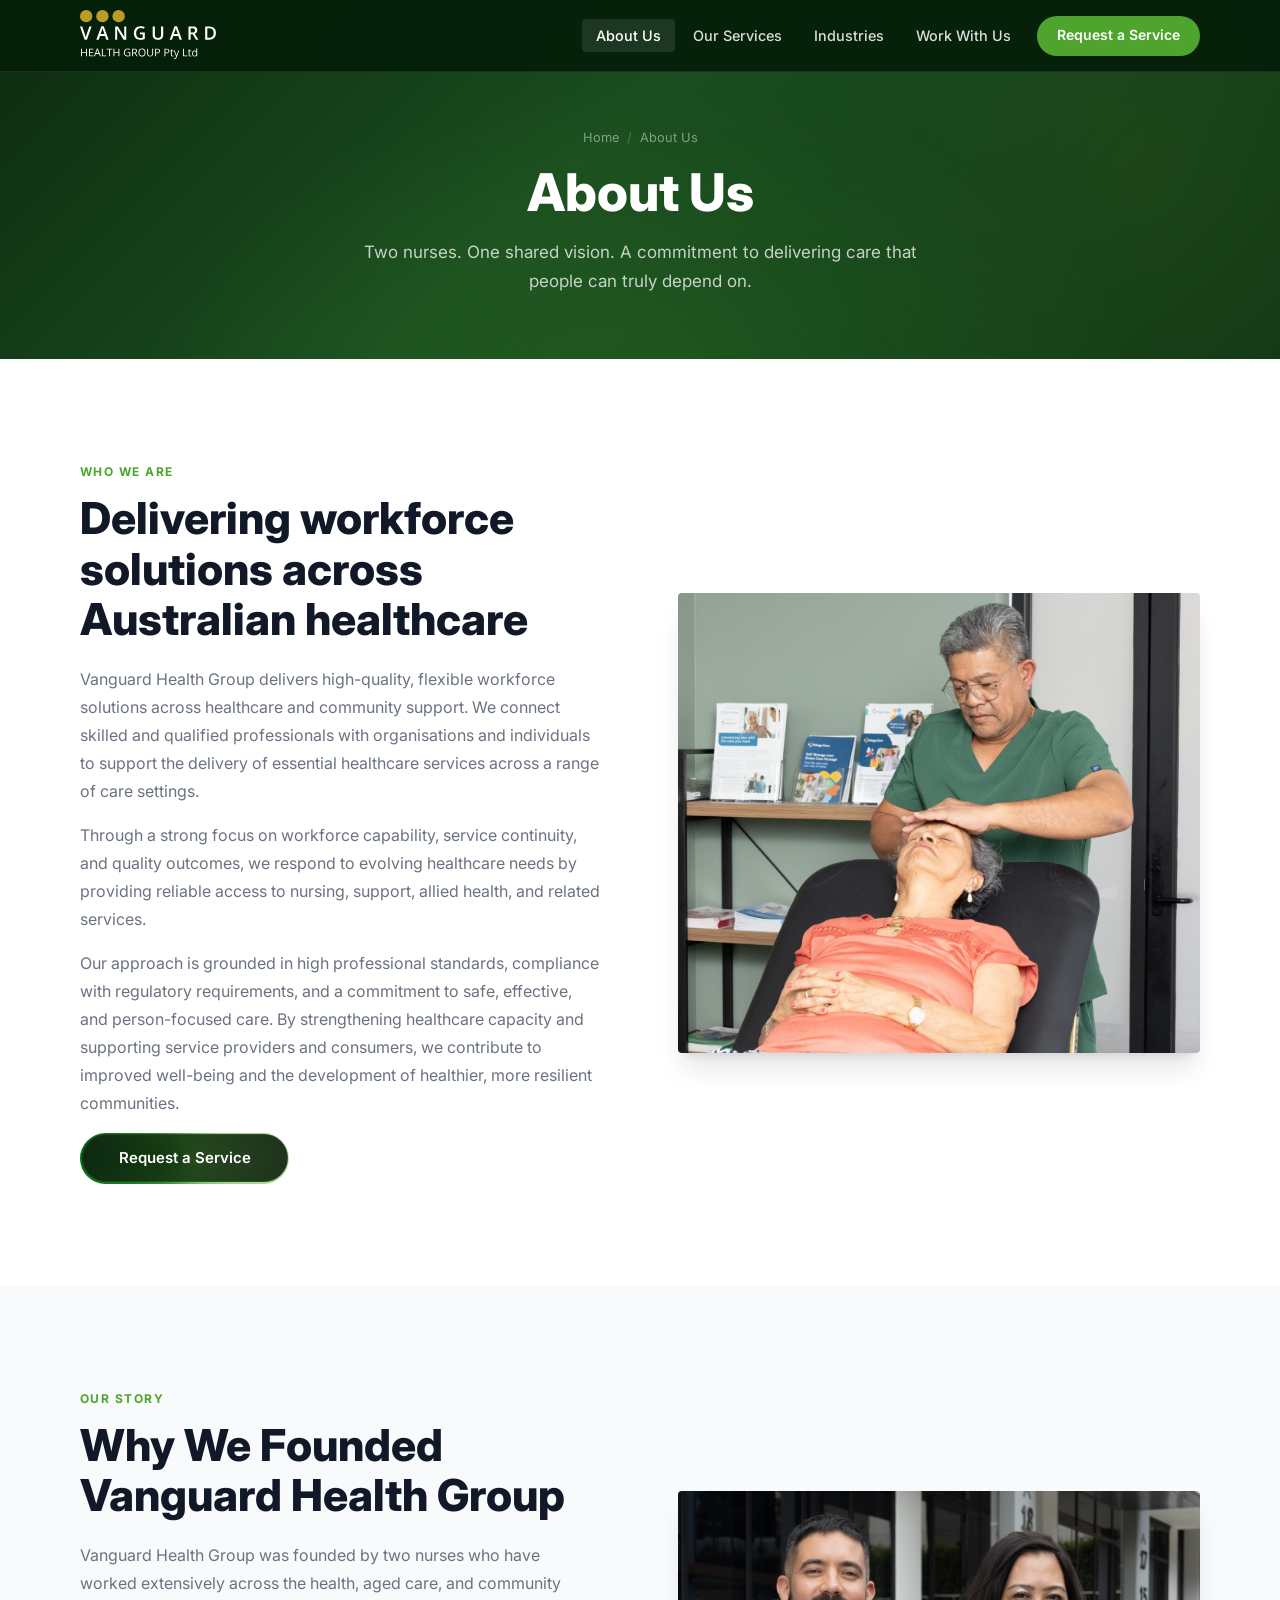
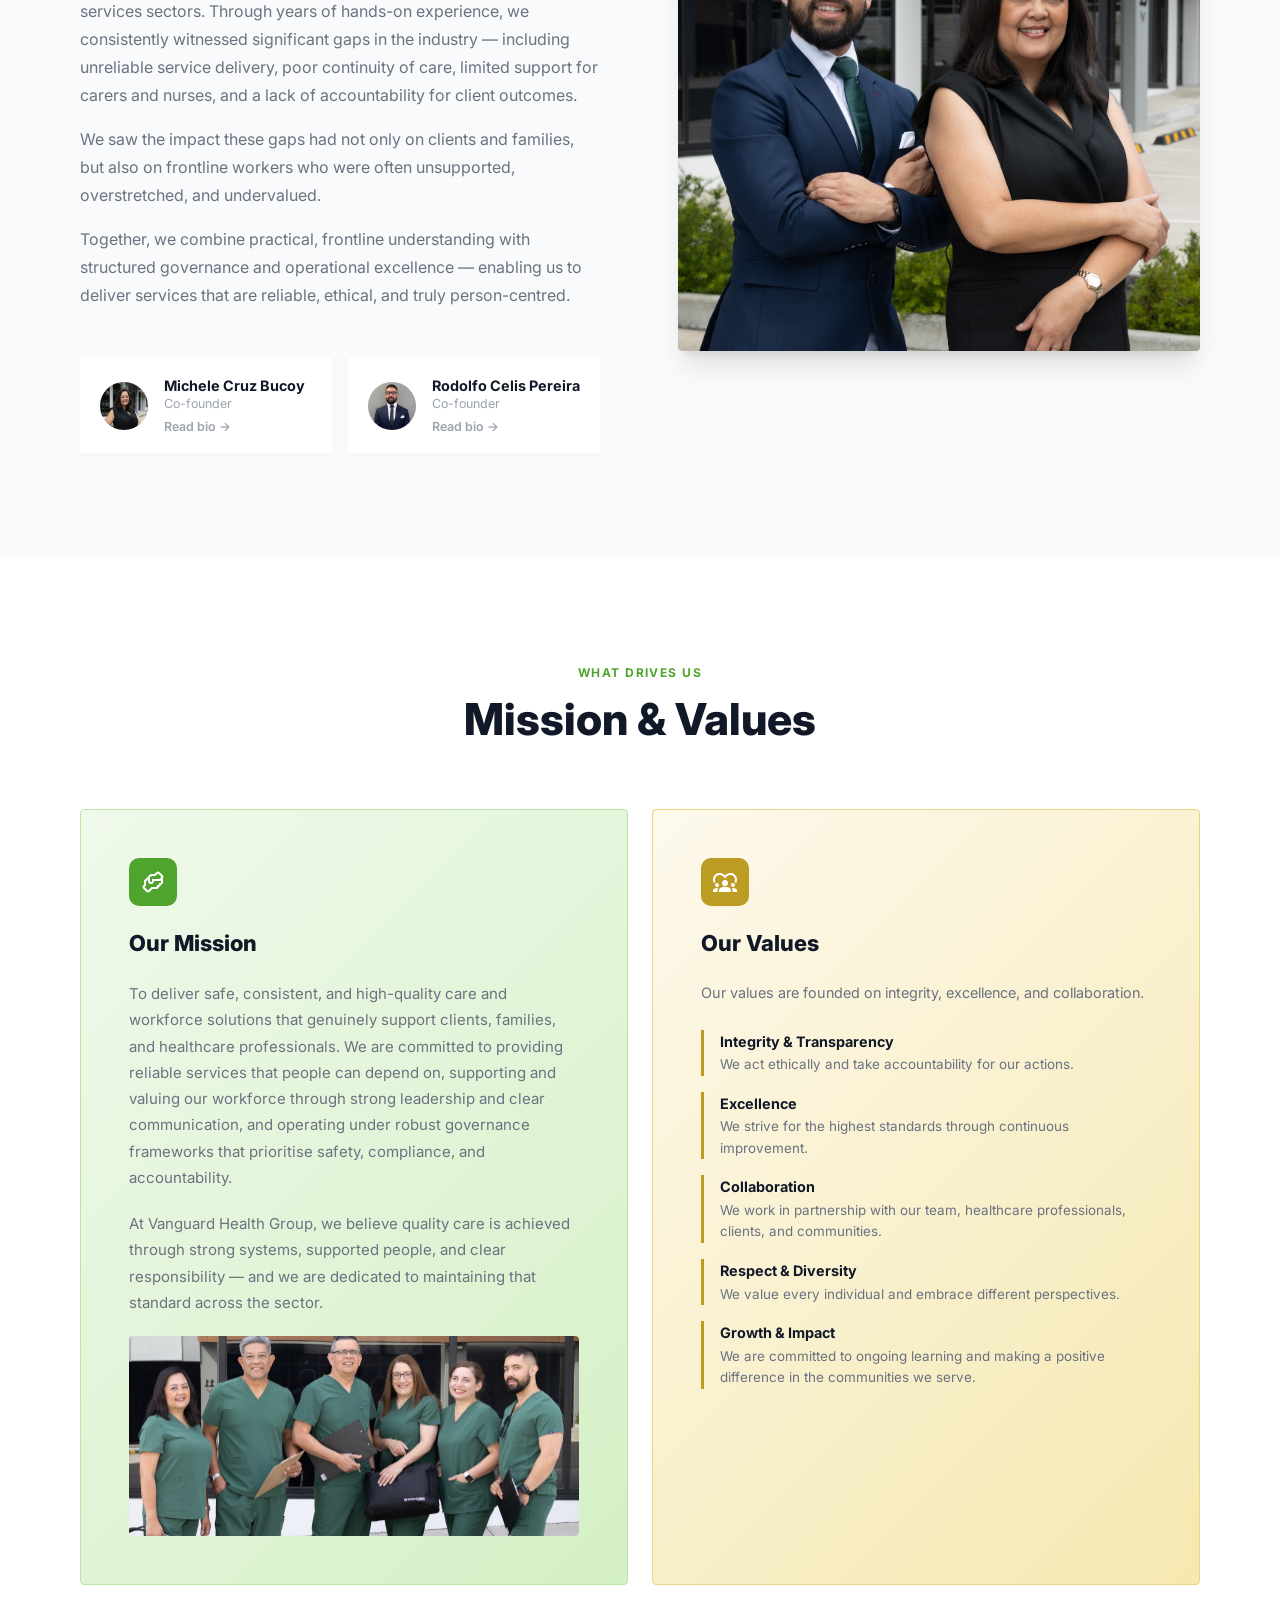
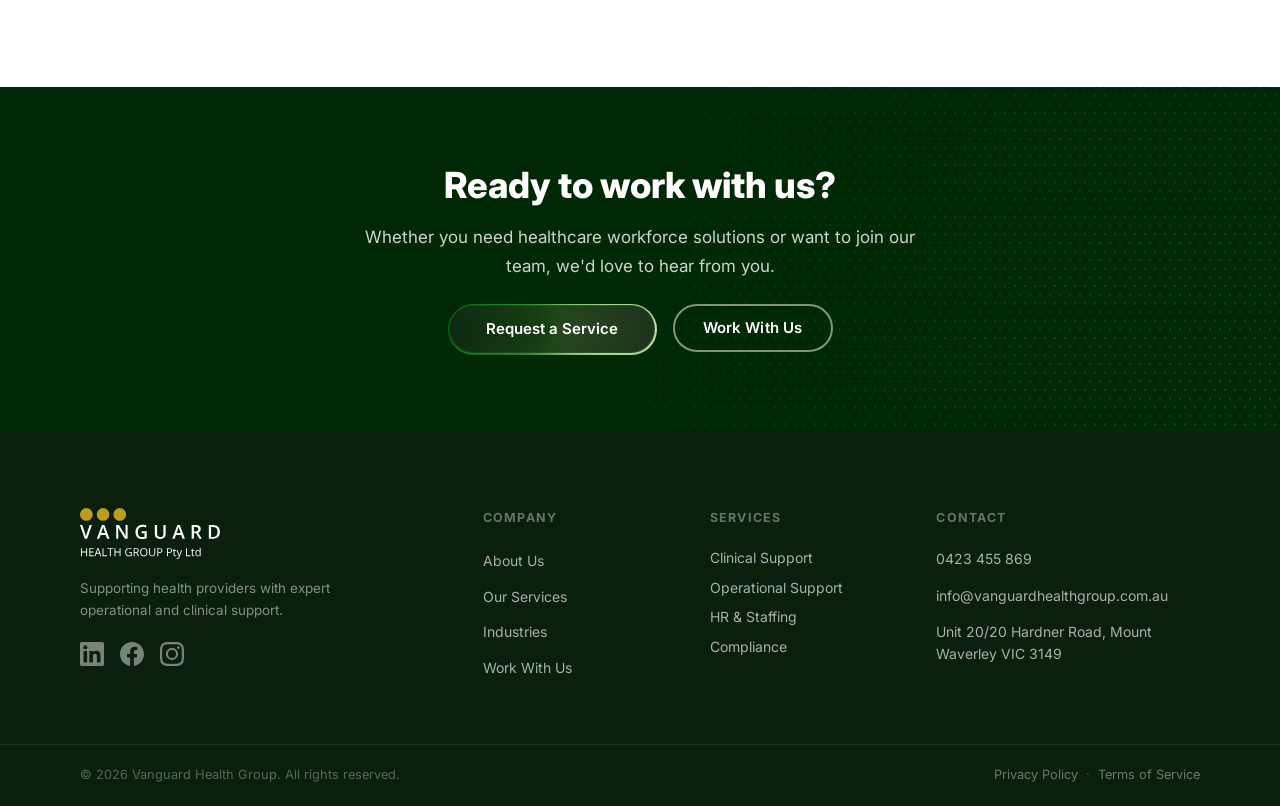
<file: about.html>
<!DOCTYPE html>
<html lang="en">
<head>
  <meta charset="UTF-8" />
  <meta name="viewport" content="width=device-width, initial-scale=1.0" />
  <meta name="description" content="Learn about Vanguard Health Group — our story, co-founders, mission, and values." />
  <title>About Us | Vanguard Health Group</title>
  <!-- Favicon -->
  <link rel="icon" type="image/svg+xml" href="brand_assets/Favicon.svg" />
  <link rel="apple-touch-icon" href="brand_assets/Apple touch.svg" />
  <meta name="theme-color" content="#06200A" />
  <!-- Canonical -->
  <link rel="canonical" href="https://www.vanguardhealthgroup.com.au/about.html" />
  <!-- Open Graph -->
  <meta property="og:type" content="website" />
  <meta property="og:site_name" content="Vanguard Health Group" />
  <meta property="og:url" content="https://www.vanguardhealthgroup.com.au/about.html" />
  <meta property="og:title" content="About Us | Vanguard Health Group" />
  <meta property="og:description" content="Learn about Vanguard Health Group — our story, co-founders, mission, and values." />
  <meta property="og:image" content="https://www.vanguardhealthgroup.com.au/brand_assets/og-Image.jpg" />
  <!-- Twitter Card -->
  <meta name="twitter:card" content="summary_large_image" />
  <meta name="twitter:title" content="About Us | Vanguard Health Group" />
  <meta name="twitter:description" content="Learn about Vanguard Health Group — our story, co-founders, mission, and values." />
  <meta name="twitter:image" content="https://www.vanguardhealthgroup.com.au/brand_assets/og-Image.jpg" />
  <link rel="preconnect" href="https://fonts.googleapis.com" />
  <link rel="preconnect" href="https://fonts.gstatic.com" crossorigin />
  <link href="https://fonts.googleapis.com/css2?family=Inter:wght@300;400;500;600;700;800&display=swap" rel="stylesheet" />
  <link rel="stylesheet" href="css/styles.css" />
  <!-- Schema: BreadcrumbList -->
  <script type="application/ld+json">
  {
    "@context": "https://schema.org",
    "@type": "BreadcrumbList",
    "itemListElement": [
      { "@type": "ListItem", "position": 1, "name": "Home", "item": "https://www.vanguardhealthgroup.com.au/" },
      { "@type": "ListItem", "position": 2, "name": "About Us", "item": "https://www.vanguardhealthgroup.com.au/about.html" }
    ]
  }
  </script>
  <script type="application/ld+json">
  {
    "@context": "https://schema.org",
    "@type": "Organization",
    "name": "Vanguard Health Group",
    "url": "https://www.vanguardhealthgroup.com.au",
    "telephone": "+61423455869",
    "email": "info@vanguardhealthgroup.com.au",
    "address": {
      "@type": "PostalAddress",
      "streetAddress": "Unit 20/20 Hardner Road",
      "addressLocality": "Mount Waverley",
      "addressRegion": "VIC",
      "postalCode": "3149",
      "addressCountry": "AU"
    }
  }
  </script>
</head>
<body>

  <!-- ========== NAVIGATION ========== -->
  <header class="nav-wrapper" id="navbar">
    <nav class="nav container">
      <a href="index.html" class="nav-logo">
        <img src="brand_assets/Logo-Wordmark-Trademark.svg" alt="Vanguard Health Group" class="logo-img" />
      </a>
      <button class="nav-toggle" id="navToggle" aria-label="Toggle navigation" aria-expanded="false">
        <span></span><span></span><span></span>
      </button>
      <ul class="nav-links" id="navLinks" role="list">
        <li><a href="about.html"        class="nav-link active">About Us</a></li>
        <li><a href="services.html"     class="nav-link">Our Services</a></li>
        <li><a href="industries.html"   class="nav-link">Industries</a></li>
        <li><a href="work-with-us.html" class="nav-link">Work With Us</a></li>
        <li><a href="request.html"      class="nav-cta">Request a Service</a></li>
      </ul>
    </nav>
  </header>

  <!-- ========== MOBILE DRAWER ========== -->
  <div class="nav-drawer-overlay" id="navDrawerOverlay" aria-hidden="true"></div>
  <aside class="nav-drawer" id="navDrawer" aria-label="Site navigation" aria-hidden="true">
    <button class="drawer-close" id="drawerClose" aria-label="Close navigation">
      <svg viewBox="0 0 24 24" fill="none" stroke="currentColor" stroke-width="2" stroke-linecap="round" stroke-linejoin="round" aria-hidden="true"><line x1="18" y1="6" x2="6" y2="18"/><line x1="6" y1="6" x2="18" y2="18"/></svg>
    </button>
    <div class="drawer-logo">
      <img src="brand_assets/Logo-Wordmark-Trademark.svg" alt="Vanguard Health Group" class="drawer-logo-img" />
    </div>
    <div class="drawer-divider"></div>
    <nav class="drawer-nav">
      <a href="about.html" class="drawer-item active">
        <div class="drawer-icon"><img src="Icons/Individuals.svg" alt="" class="icon-img" /></div>
        <div class="drawer-labels">
          <span class="drawer-label">About Us</span>
          <span class="drawer-sub">Our story &amp; values</span>
        </div>
      </a>
      <div class="drawer-divider"></div>
      <a href="services.html" class="drawer-item">
        <div class="drawer-icon"><img src="Icons/Allied health.svg" alt="" class="icon-img" /></div>
        <div class="drawer-labels">
          <span class="drawer-label">Our Services</span>
          <span class="drawer-sub">Nursing, Support &amp; Allied health</span>
        </div>
      </a>
      <div class="drawer-divider"></div>
      <a href="industries.html" class="drawer-item">
        <div class="drawer-icon"><img src="Icons/Hospital.svg" alt="" class="icon-img" /></div>
        <div class="drawer-labels">
          <span class="drawer-label">Industries</span>
          <span class="drawer-sub">Sectors we support</span>
        </div>
      </a>
      <div class="drawer-divider"></div>
      <a href="work-with-us.html" class="drawer-item">
        <div class="drawer-icon"><img src="Icons/Nurse.svg" alt="" class="icon-img" /></div>
        <div class="drawer-labels">
          <span class="drawer-label">Work With Us</span>
          <span class="drawer-sub">Join our team</span>
        </div>
      </a>
      <div class="drawer-divider"></div>
      <a href="request.html" class="drawer-item">
        <div class="drawer-icon">
          <svg class="drawer-svg-icon" viewBox="0 0 24 24" fill="none" stroke="currentColor" stroke-width="1.5" stroke-linecap="round" stroke-linejoin="round" aria-hidden="true"><path d="M6.62 10.79a15.05 15.05 0 0 0 6.59 6.59l2.2-2.2a1 1 0 0 1 1.02-.24 11.36 11.36 0 0 0 3.57.57 1 1 0 0 1 1 1V20a1 1 0 0 1-1 1A17 17 0 0 1 3 4a1 1 0 0 1 1-1h3.5a1 1 0 0 1 1 1 11.36 11.36 0 0 0 .57 3.57 1 1 0 0 1-.25 1.02z"/></svg>
        </div>
        <div class="drawer-labels">
          <span class="drawer-label">Request a Service</span>
          <span class="drawer-sub">Contact us to request our services</span>
        </div>
      </a>
      <div class="drawer-divider"></div>
    </nav>
    <div class="drawer-footer">
      <p><a href="tel:+61423455869">0423 455 869</a></p>
      <p><a href="mailto:info@vanguardhealthgroup.com.au">info@vanguardhealthgroup.com.au</a></p>
      <p>&copy; 2026 Vanguard Health Group.<br>All rights reserved.</p>
    </div>
  </aside>

  <main>

    <!-- ========== PAGE HERO ========== -->
    <div class="page-hero">
      <div class="page-hero-content container">
        <nav class="breadcrumb" aria-label="Breadcrumb">
          <a href="index.html">Home</a>
          <span class="breadcrumb-sep" aria-hidden="true">/</span>
          <span>About Us</span>
        </nav>
        <h1>About Us</h1>
        <p>Two nurses. One shared vision. A commitment to delivering care that people can truly depend on.</p>
      </div>
    </div>

    <!-- ========== WHO WE ARE ========== -->
    <section class="section" aria-labelledby="who-we-are-heading">
      <div class="container split-layout">
        <div class="split-content">
          <span class="section-label">Who We Are</span>
          <h2 id="who-we-are-heading" class="section-heading">Delivering workforce solutions across Australian healthcare</h2>
          <p class="section-text">
            Vanguard Health Group delivers high-quality, flexible workforce solutions across healthcare and community support. We connect skilled and qualified professionals with organisations and individuals to support the delivery of essential healthcare services across a range of care settings.
          </p>
          <p class="section-text">
            Through a strong focus on workforce capability, service continuity, and quality outcomes, we respond to evolving healthcare needs by providing reliable access to nursing, support, allied health, and related services.
          </p>
          <p class="section-text">
            Our approach is grounded in high professional standards, compliance with regulatory requirements, and a commitment to safe, effective, and person-focused care. By strengthening healthcare capacity and supporting service providers and consumers, we contribute to improved well-being and the development of healthier, more resilient communities.
          </p>
          <span class="cta-ring-wrap">
            <span class="cta-ring-spin" aria-hidden="true"></span>
            <div class="cta-ring-inner">
              <a href="request.html" class="cta-ring-btn">Request a Service</a>
            </div>
          </span>
        </div>
        <div class="split-visual">
          <img
            src="brand_assets/AboutUs_Delivering workforce.JPG"
            alt="Vanguard Health Group workforce professionals"
            class="split-img"
          />
        </div>
      </div>
    </section>

    <!-- ========== WHY WE FOUNDED ========== -->
    <section class="section founders-section" aria-labelledby="founders-heading">
      <div class="container split-layout split-layout--reverse">
        <div class="split-visual">
          <img
            src="brand_assets/AboutUs_Whywefounded.JPG"
            alt="Vanguard Health Group founders and community"
            class="split-img"
          />
        </div>
        <div class="split-content">
          <span class="section-label">Our Story</span>
          <h2 id="founders-heading" class="section-heading">Why We Founded Vanguard Health Group</h2>
          <p class="section-text">
            Vanguard Health Group was founded by two nurses who have worked extensively across the health, aged care, and community services sectors. Through years of hands-on experience, we consistently witnessed significant gaps in the industry — including unreliable service delivery, poor continuity of care, limited support for carers and nurses, and a lack of accountability for client outcomes.
          </p>
          <p class="section-text">
            We saw the impact these gaps had not only on clients and families, but also on frontline workers who were often unsupported, overstretched, and undervalued.
          </p>
          <p class="section-text">
            Together, we combine practical, frontline understanding with structured governance and operational excellence — enabling us to deliver services that are reliable, ethical, and truly person-centred.
          </p>
          <div class="directors-grid">
            <button class="director-card director-card--btn" aria-haspopup="dialog" data-bio="michele">
              <div class="director-avatar">
                <img src="brand_assets/Michelle.JPG" alt="Michele Cruz Bucoy" />
              </div>
              <div class="director-info">
                <strong>Michele Cruz Bucoy</strong>
                <span>Co-founder</span>
                <span class="director-card-cta">Read bio →</span>
              </div>
            </button>
            <button class="director-card director-card--btn" aria-haspopup="dialog" data-bio="rodolfo">
              <div class="director-avatar">
                <img src="brand_assets/Rodolfo.JPG" alt="Rodolfo Celis Pereira" />
              </div>
              <div class="director-info">
                <strong>Rodolfo Celis Pereira</strong>
                <span>Co-founder</span>
                <span class="director-card-cta">Read bio →</span>
              </div>
            </button>
          </div>
        </div>
      </div>
    </section>

    <!-- ========== MISSION & VALUES ========== -->
    <section class="section mission-section" aria-labelledby="mission-heading">
      <div class="container">
        <div class="section-header">
          <span class="section-label">What Drives Us</span>
          <h2 id="mission-heading" class="section-heading">Mission &amp; Values</h2>
        </div>
        <div class="mission-grid">
          <div class="mission-card mission-card--green">
            <div class="mission-icon" aria-hidden="true">
              <img src="Icons/Mission.svg" alt="" class="icon-img" />
            </div>
            <h3>Our Mission</h3>
            <p>
              To deliver safe, consistent, and high-quality care and workforce solutions that genuinely support clients, families, and healthcare professionals. We are committed to providing reliable services that people can depend on, supporting and valuing our workforce through strong leadership and clear communication, and operating under robust governance frameworks that prioritise safety, compliance, and accountability.
            </p>
            <p>
              At Vanguard Health Group, we believe quality care is achieved through strong systems, supported people, and clear responsibility — and we are dedicated to maintaining that standard across the sector.
            </p>
            <img
              src="brand_assets/AboutUs_Mission&Values.JPG"
              alt="Vanguard Health Group mission in action"
              class="card-img"
            />
          </div>
          <div class="mission-card mission-card--gold">
            <div class="mission-icon" aria-hidden="true">
              <img src="Icons/Values.svg" alt="" class="icon-img" />
            </div>
            <h3>Our Values</h3>
            <p style="font-size:.9rem;color:var(--text-light);line-height:1.7;margin-bottom:.25rem;">
              Our values are founded on integrity, excellence, and collaboration.
            </p>
            <ul class="values-list">
              <li>
                <strong>Integrity &amp; Transparency</strong>
                <span>We act ethically and take accountability for our actions.</span>
              </li>
              <li>
                <strong>Excellence</strong>
                <span>We strive for the highest standards through continuous improvement.</span>
              </li>
              <li>
                <strong>Collaboration</strong>
                <span>We work in partnership with our team, healthcare professionals, clients, and communities.</span>
              </li>
              <li>
                <strong>Respect &amp; Diversity</strong>
                <span>We value every individual and embrace different perspectives.</span>
              </li>
              <li>
                <strong>Growth &amp; Impact</strong>
                <span>We are committed to ongoing learning and making a positive difference in the communities we serve.</span>
              </li>
            </ul>
          </div>
        </div>
      </div>
    </section>

    <!-- ========== CTA BANNER ========== -->
    <section class="cta-banner" aria-labelledby="about-cta-heading">
      <div class="cta-dots-bg" aria-hidden="true"></div>
      <div class="container cta-banner-inner">
        <h2 id="about-cta-heading">Ready to work with us?</h2>
        <p>Whether you need healthcare workforce solutions or want to join our team, we'd love to hear from you.</p>
        <div class="cta-banner-actions">
          <span class="cta-ring-wrap">
            <span class="cta-ring-spin" aria-hidden="true"></span>
            <div class="cta-ring-inner">
              <a href="request.html" class="cta-ring-btn">Request a Service</a>
            </div>
          </span>
          <a href="work-with-us.html" class="btn btn-outline">Work With Us</a>
        </div>
      </div>
    </section>

  </main>

  <!-- ========== FOOTER ========== -->
  <footer class="footer">
    <div class="container footer-grid">
      <div class="footer-brand">
        <a href="index.html" class="footer-brand-logo">
          <img src="brand_assets/Logo-Wordmark-Trademark.svg" alt="Vanguard Health Group" class="footer-logo-img" />
        </a>
        <p class="footer-desc">Supporting health providers with expert operational and clinical support.</p>
        <div class="footer-socials">
          <a href="https://www.linkedin.com/company/vanguard-health-group-pty-ltd/about/" target="_blank" rel="noopener" aria-label="LinkedIn">
            <svg viewBox="0 0 24 24" fill="currentColor" xmlns="http://www.w3.org/2000/svg"><path d="M20.45 20.45h-3.554v-5.57c0-1.328-.027-3.036-1.852-3.036-1.854 0-2.137 1.446-2.137 2.94v5.666H9.352V9h3.413v1.561h.048c.476-.9 1.637-1.85 3.37-1.85 3.601 0 4.268 2.37 4.268 5.455v6.284zM5.337 7.433a2.062 2.062 0 0 1-2.063-2.065 2.064 2.064 0 1 1 2.063 2.065zm1.782 13.019H3.555V9h3.564v11.452zM22.225 0H1.771C.792 0 0 .774 0 1.729v20.542C0 23.227.792 24 1.771 24h20.451C23.2 24 24 23.227 24 22.271V1.729C24 .774 23.2 0 22.222 0h.003z"/></svg>
          </a>
          <a href="https://www.facebook.com/profile.php?id=61576440015926" target="_blank" rel="noopener" aria-label="Facebook">
            <svg viewBox="0 0 24 24" fill="currentColor" xmlns="http://www.w3.org/2000/svg"><path d="M24 12.073C24 5.404 18.627 0 12 0S0 5.404 0 12.073C0 18.1 4.388 23.094 10.125 24v-8.437H7.078v-3.49h3.047V9.41c0-3.025 1.791-4.697 4.533-4.697 1.312 0 2.686.236 2.686.236v2.97h-1.513c-1.491 0-1.956.93-1.956 1.886v2.267h3.328l-.532 3.49h-2.796V24C19.612 23.094 24 18.1 24 12.073z"/></svg>
          </a>
          <a href="https://www.instagram.com/vanguardhealthgroup" target="_blank" rel="noopener" aria-label="Instagram">
            <svg viewBox="0 0 24 24" fill="currentColor" xmlns="http://www.w3.org/2000/svg"><path d="M12 2.163c3.204 0 3.584.012 4.85.07 3.252.148 4.771 1.691 4.919 4.919.058 1.265.069 1.645.069 4.849 0 3.205-.012 3.584-.069 4.849-.149 3.225-1.664 4.771-4.919 4.919-1.266.058-1.644.07-4.85.07-3.204 0-3.584-.012-4.849-.07-3.26-.149-4.771-1.699-4.919-4.92-.058-1.265-.07-1.644-.07-4.849 0-3.204.013-3.583.07-4.849.149-3.227 1.664-4.771 4.919-4.919 1.266-.057 1.645-.069 4.849-.069zM12 0C8.741 0 8.333.014 7.053.072 2.695.272.273 2.69.073 7.052.014 8.333 0 8.741 0 12c0 3.259.014 3.668.072 4.948.2 4.358 2.618 6.78 6.98 6.98C8.333 23.986 8.741 24 12 24c3.259 0 3.668-.014 4.948-.072 4.354-.2 6.782-2.618 6.979-6.98.059-1.28.073-1.689.073-4.948 0-3.259-.014-3.667-.072-4.947-.196-4.354-2.617-6.78-6.979-6.98C15.668.014 15.259 0 12 0zm0 5.838a6.162 6.162 0 1 0 0 12.324 6.162 6.162 0 0 0 0-12.324zM12 16a4 4 0 1 1 0-8 4 4 0 0 1 0 8zm6.406-11.845a1.44 1.44 0 1 0 0 2.881 1.44 1.44 0 0 0 0-2.881z"/></svg>
          </a>
        </div>
      </div>
      <div class="footer-nav">
        <h4>Company</h4>
        <ul role="list">
          <li><a href="about.html">About Us</a></li>
          <li><a href="services.html">Our Services</a></li>
          <li><a href="industries.html">Industries</a></li>
          <li><a href="work-with-us.html">Work With Us</a></li>
        </ul>
      </div>
      <div class="footer-services">
        <h4>Services</h4>
        <ul role="list">
          <li>Clinical Support</li>
          <li>Operational Support</li>
          <li>HR &amp; Staffing</li>
          <li>Compliance</li>
        </ul>
      </div>
      <div class="footer-contact">
        <h4>Contact</h4>
        <address>
          <p><a href="tel:+61423455869">0423 455 869</a></p>
          <p><a href="mailto:info@vanguardhealthgroup.com.au">info@vanguardhealthgroup.com.au</a></p>
          <p>Unit 20/20 Hardner Road, Mount Waverley VIC 3149</p>
        </address>
      </div>
    </div>
    <div class="footer-bottom">
      <div class="container footer-bottom-inner">
        <p>&copy; 2026 Vanguard Health Group. All rights reserved.</p>
        <p class="footer-legal"><a href="#">Privacy Policy</a> &nbsp;&middot;&nbsp; <a href="#">Terms of Service</a></p>
      </div>
    </div>
  </footer>

  <!-- ========== BIO MODALS ========== -->
  <div class="bio-modal-overlay" id="bioOverlay" aria-hidden="true">

    <!-- Rodolfo -->
    <dialog class="bio-modal" id="bioRodolfo" aria-labelledby="bioRodolfoName">
      <button class="bio-modal-close" aria-label="Close">&times;</button>
      <div class="bio-modal-inner">
        <div class="bio-modal-photo">
          <img src="brand_assets/Rodolfo.JPG" alt="Rodolfo Celis Pereira" />
        </div>
        <div class="bio-modal-content">
          <h2 id="bioRodolfoName">Rodolfo Celis Pereira</h2>
          <p class="bio-modal-title">Co-Founder, Vanguard Health Group</p>
          <div class="bio-modal-body">
            <p>Rodolfo Celis is an experienced healthcare professional with over 15 years of experience across residential aged care, acute care, and community services. He has developed a well-rounded career combining clinical practice, case management, and service coordination, with a strong focus on improving outcomes and quality of life for individuals receiving care.</p>
            <p>Rodolfo has extensive experience working in residential aged care settings, where he provided comprehensive nursing care to older adults with complex health conditions. In this environment, he supported residents with clinical care, medication management, and daily living needs, while ensuring dignity, safety, and person-centred care were maintained at all times.</p>
            <p>He also contributed to acute healthcare services as part of the nursing bank at Royal Melbourne Hospital, gaining valuable experience in fast-paced clinical environments and strengthening his clinical decision-making and adaptability.</p>
            <p>Over the years, Rodolfo transitioned into case management within the aged care sector, supporting clients under the Support at Home and My Aged Care programs. In this role, he has been responsible for coordinating services, developing personalised care plans, managing budgets, and ensuring clients receive appropriate supports to maintain their independence and wellbeing at home. His work involves families, healthcare providers, and allied health professionals, while advocating for client needs and navigating complex care systems. Rodolfo is committed to empowering clients to achieve their goals, promoting dignity, choice, and person-centred care.</p>
            <p>In addition to his work in aged care, Rodolfo has also been actively involved in the disability sector, providing support to individuals within the community and facilitating meaningful engagement in daily activities. His approach is centred on inclusion, respect, and enhancing each individual's ability to participate fully in their community.</p>
            <p>Passionate about making a positive difference in people's lives, Rodolfo continues to demonstrate a strong commitment to high-quality care, professional integrity, and continuous improvement across both aged care and disability services.</p>
          </div>
        </div>
      </div>
    </dialog>

    <!-- Michele -->
    <dialog class="bio-modal" id="bioMichele" aria-labelledby="bioMicheleName">
      <button class="bio-modal-close" aria-label="Close">&times;</button>
      <div class="bio-modal-inner">
        <div class="bio-modal-photo">
          <img src="brand_assets/Michelle.JPG" alt="Michele Cruz Bucoy" />
        </div>
        <div class="bio-modal-content">
          <h2 id="bioMicheleName">Michele Myla Cruz Bucoy, RN</h2>
          <p class="bio-modal-title">Clinical Lead, Director &amp; Co-Founder, Vanguard Health Group</p>
          <div class="bio-modal-body">
            <p>Michele is a highly experienced Registered Nurse and Clinical Leader with over 28 years of expertise across Haematology/Oncology, Clinical Research, and community-based services. She brings a strong track record in clinical governance, service development, and leading high-performing care teams across complex healthcare environments.</p>
            <p>Her clinical background includes advanced practice and care in Stem Cell Transplantation (BMT), Apheresis in Haematology/Oncology Ward, with previous leadership role as a Haematology Nurse Consultant at Monash Health leading the care of blood cancer patients. Michele has contributed to major Australian healthcare institutions, including The Alfred and Peter MacCallum Cancer Centre, where she played a key role in delivering specialised and evidence-based care.</p>
            <p>Since 2021, Michele has been working as a Clinical Lead in the Aged Care and Disability sectors, where she provides strategic oversight, clinical consultancy, and operational leadership to support safe, person-centred care in the community. She works closely with multidisciplinary teams, clients, and families to ensure individuals remain safe, functional, and independent in their homes while navigating complex healthcare and support systems.</p>
            <p>Through her leadership in the sector, Michele identified a critical gap in accountability, workforce capability, and consistency in care delivery for vulnerable populations. Michele and her long-time colleague, Rodolfo founded Vanguard Health Group — a service-driven organisation committed to raising the standard of care across aged care, disability, and healthcare settings.</p>
            <p>Under Michele's leadership, Vanguard Health Group is focused on delivering high-quality, person-centred care in homes, facilities, and hospitals; addressing workforce shortages by providing skilled, reliable nurses and carers; leading with integrity, accountability, and clinical excellence; supporting clients to access appropriate funding and navigate complex care systems; and collaborating with medical and allied health professionals to optimise outcomes.</p>
            <p>Michele's vision is to build a workforce that leads by example, delivering genuine, compassionate, and professional care while improving outcomes for vulnerable individuals and supporting the broader healthcare system.</p>
            <p>With a strong focus on advocacy, innovation, and continuous improvement, Michele continues to position Vanguard Health Group as a trusted partner in delivering safe, effective, and high-quality care across the community.</p>
          </div>
        </div>
      </div>
    </dialog>

  </div>

  <script src="js/main.js"></script>
  <script>
    (function () {
      const overlay = document.getElementById('bioOverlay');
      const modals  = { rodolfo: document.getElementById('bioRodolfo'), michele: document.getElementById('bioMichele') };
      let active = null;

      function openModal(key) {
        if (active) closeModal();
        active = modals[key];
        overlay.removeAttribute('aria-hidden');
        overlay.classList.add('is-open');
        active.classList.add('is-open');
        document.body.style.overflow = 'hidden';
        active.querySelector('.bio-modal-close').focus();
      }

      function closeModal() {
        if (!active) return;
        overlay.setAttribute('aria-hidden', 'true');
        overlay.classList.remove('is-open');
        active.classList.remove('is-open');
        document.body.style.overflow = '';
        active = null;
      }

      document.querySelectorAll('[data-bio]').forEach(btn => {
        btn.addEventListener('click', () => openModal(btn.dataset.bio));
      });

      document.querySelectorAll('.bio-modal-close').forEach(btn => {
        btn.addEventListener('click', closeModal);
      });

      overlay.addEventListener('click', (e) => { if (e.target === overlay) closeModal(); });

      document.addEventListener('keydown', (e) => { if (e.key === 'Escape') closeModal(); });
    })();
  </script>
</body>
</html>
</file>
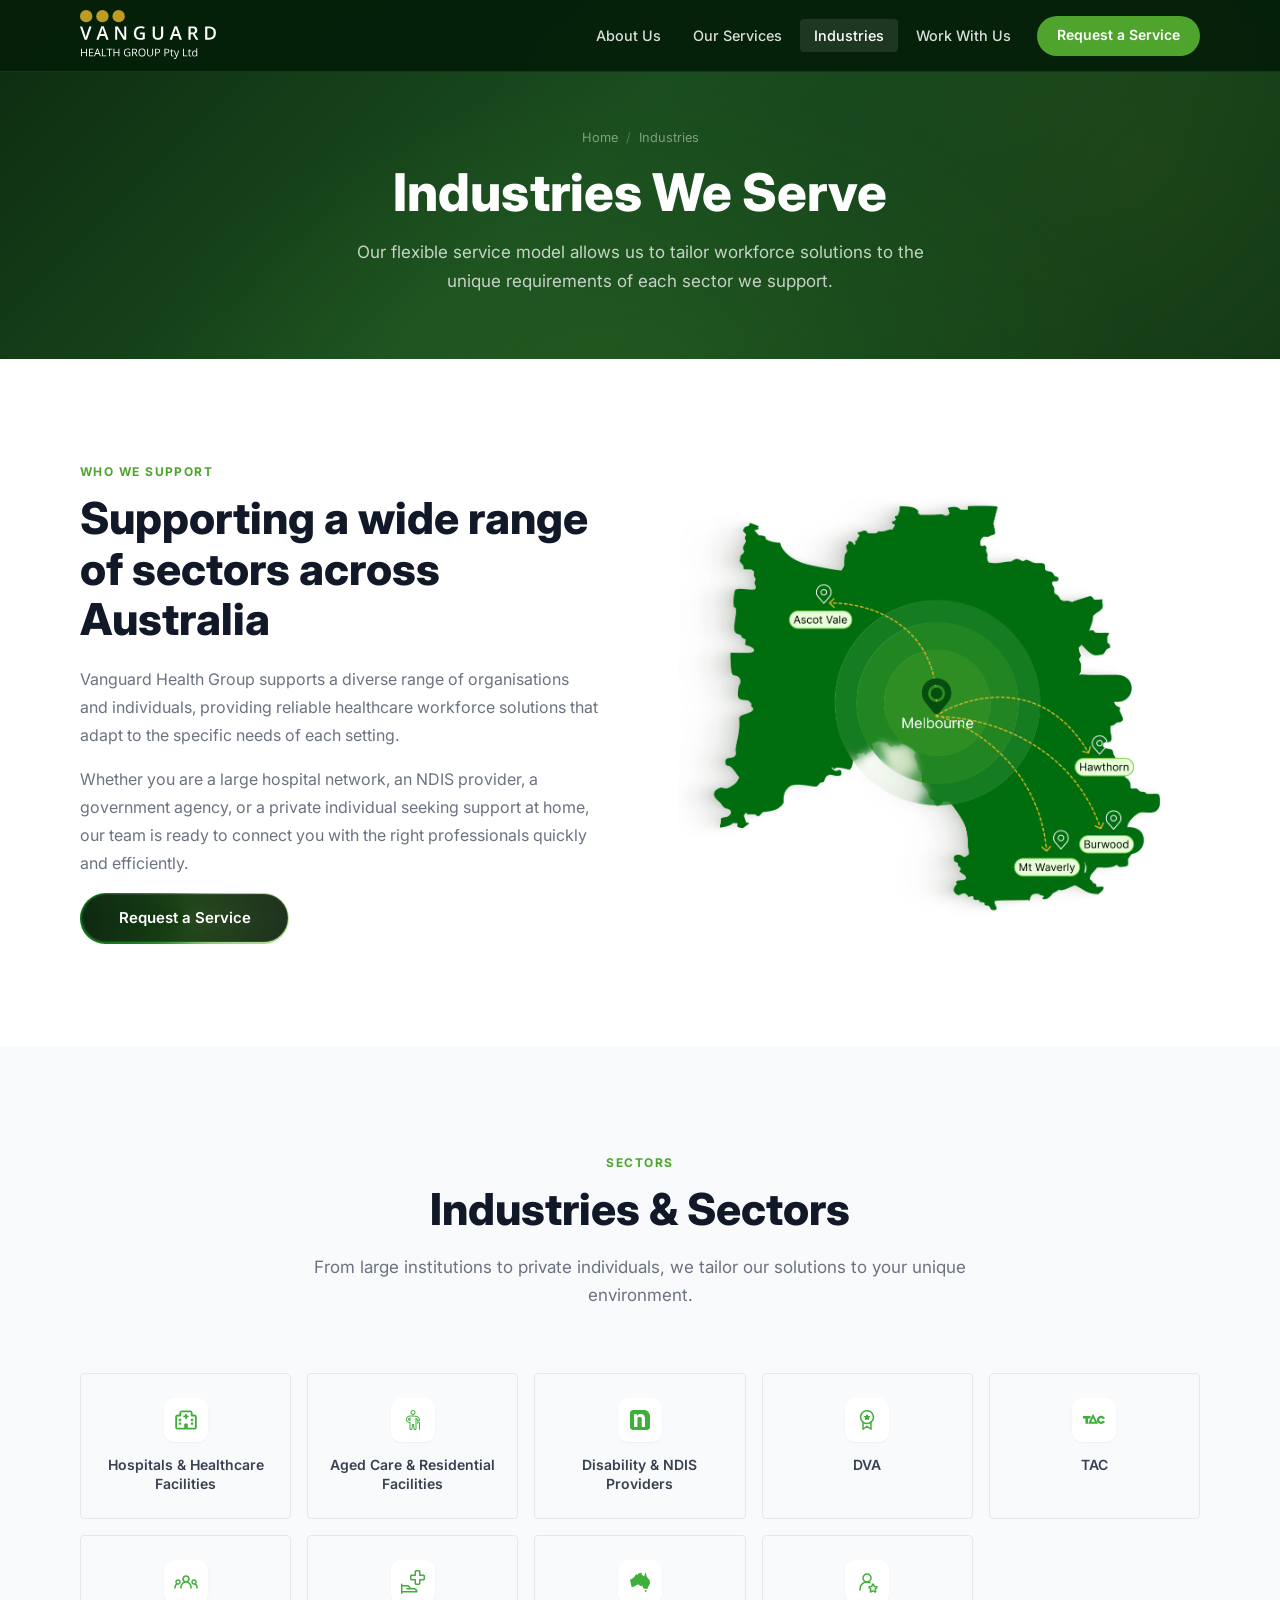
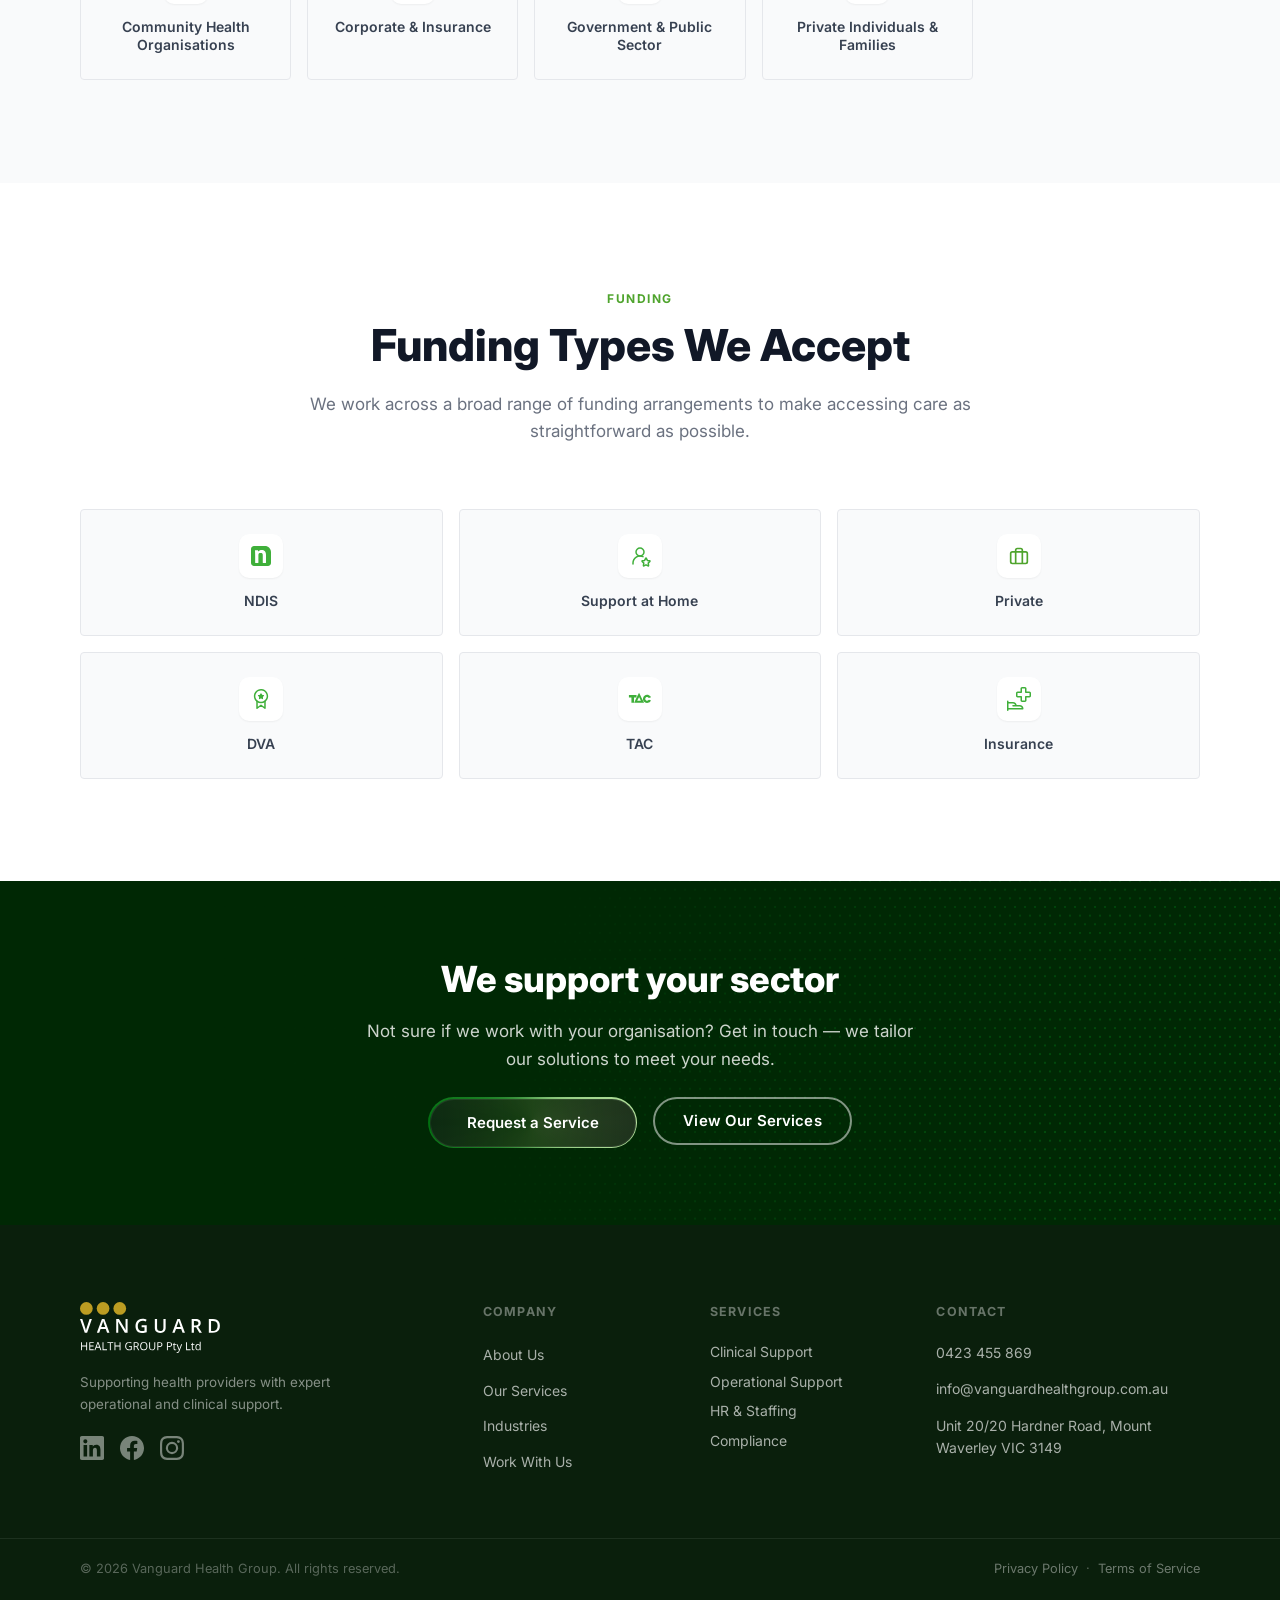
<file: industries.html>
<!DOCTYPE html>
<html lang="en">
<head>
  <meta charset="UTF-8" />
  <meta name="viewport" content="width=device-width, initial-scale=1.0" />
  <meta name="description" content="Vanguard Health Group supports hospitals, aged care, NDIS providers, DVA, TAC, insurance, government, and private clients across Australia." />
  <title>Industries We Serve | Vanguard Health Group</title>
  <!-- Favicon -->
  <link rel="icon" type="image/svg+xml" href="brand_assets/Favicon.svg" />
  <link rel="apple-touch-icon" href="brand_assets/Apple touch.svg" />
  <meta name="theme-color" content="#06200A" />
  <!-- Canonical -->
  <link rel="canonical" href="https://www.vanguardhealthgroup.com.au/industries.html" />
  <!-- Open Graph -->
  <meta property="og:type" content="website" />
  <meta property="og:site_name" content="Vanguard Health Group" />
  <meta property="og:url" content="https://www.vanguardhealthgroup.com.au/industries.html" />
  <meta property="og:title" content="Industries We Serve | Vanguard Health Group" />
  <meta property="og:description" content="Vanguard Health Group supports hospitals, aged care, NDIS providers, DVA, TAC, insurance, government, and private clients across Australia." />
  <meta property="og:image" content="https://www.vanguardhealthgroup.com.au/brand_assets/og-Image.jpg" />
  <!-- Twitter Card -->
  <meta name="twitter:card" content="summary_large_image" />
  <meta name="twitter:title" content="Industries We Serve | Vanguard Health Group" />
  <meta name="twitter:description" content="Vanguard Health Group supports hospitals, aged care, NDIS providers, DVA, TAC, insurance, government, and private clients across Australia." />
  <meta name="twitter:image" content="https://www.vanguardhealthgroup.com.au/brand_assets/og-Image.jpg" />
  <link rel="preconnect" href="https://fonts.googleapis.com" />
  <link rel="preconnect" href="https://fonts.gstatic.com" crossorigin />
  <link href="https://fonts.googleapis.com/css2?family=Inter:wght@300;400;500;600;700;800&display=swap" rel="stylesheet" />
  <link rel="stylesheet" href="css/styles.css" />
  <!-- Schema: BreadcrumbList -->
  <script type="application/ld+json">
  {
    "@context": "https://schema.org",
    "@type": "BreadcrumbList",
    "itemListElement": [
      { "@type": "ListItem", "position": 1, "name": "Home", "item": "https://www.vanguardhealthgroup.com.au/" },
      { "@type": "ListItem", "position": 2, "name": "Industries We Serve", "item": "https://www.vanguardhealthgroup.com.au/industries.html" }
    ]
  }
  </script>
  <script type="application/ld+json">
  {
    "@context": "https://schema.org",
    "@type": "Organization",
    "name": "Vanguard Health Group",
    "url": "https://www.vanguardhealthgroup.com.au",
    "telephone": "+61423455869",
    "email": "info@vanguardhealthgroup.com.au",
    "address": {
      "@type": "PostalAddress",
      "streetAddress": "Unit 20/20 Hardner Road",
      "addressLocality": "Mount Waverley",
      "addressRegion": "VIC",
      "postalCode": "3149",
      "addressCountry": "AU"
    }
  }
  </script>
</head>
<body>

  <!-- ========== NAVIGATION ========== -->
  <header class="nav-wrapper" id="navbar">
    <nav class="nav container">
      <a href="index.html" class="nav-logo">
        <img src="brand_assets/Logo-Wordmark-Trademark.svg" alt="Vanguard Health Group" class="logo-img" />
      </a>
      <button class="nav-toggle" id="navToggle" aria-label="Toggle navigation" aria-expanded="false">
        <span></span><span></span><span></span>
      </button>
      <ul class="nav-links" id="navLinks" role="list">
        <li><a href="about.html"        class="nav-link">About Us</a></li>
        <li><a href="services.html"     class="nav-link">Our Services</a></li>
        <li><a href="industries.html"   class="nav-link active">Industries</a></li>
        <li><a href="work-with-us.html" class="nav-link">Work With Us</a></li>
        <li><a href="request.html"      class="nav-cta">Request a Service</a></li>
      </ul>
    </nav>
  </header>

  <!-- ========== MOBILE DRAWER ========== -->
  <div class="nav-drawer-overlay" id="navDrawerOverlay" aria-hidden="true"></div>
  <aside class="nav-drawer" id="navDrawer" aria-label="Site navigation" aria-hidden="true">
    <button class="drawer-close" id="drawerClose" aria-label="Close navigation">
      <svg viewBox="0 0 24 24" fill="none" stroke="currentColor" stroke-width="2" stroke-linecap="round" stroke-linejoin="round" aria-hidden="true"><line x1="18" y1="6" x2="6" y2="18"/><line x1="6" y1="6" x2="18" y2="18"/></svg>
    </button>
    <div class="drawer-logo">
      <img src="brand_assets/Logo-Wordmark-Trademark.svg" alt="Vanguard Health Group" class="drawer-logo-img" />
    </div>
    <div class="drawer-divider"></div>
    <nav class="drawer-nav">
      <a href="about.html" class="drawer-item">
        <div class="drawer-icon"><img src="Icons/Individuals.svg" alt="" class="icon-img" /></div>
        <div class="drawer-labels">
          <span class="drawer-label">About Us</span>
          <span class="drawer-sub">Our story &amp; values</span>
        </div>
      </a>
      <div class="drawer-divider"></div>
      <a href="services.html" class="drawer-item">
        <div class="drawer-icon"><img src="Icons/Allied health.svg" alt="" class="icon-img" /></div>
        <div class="drawer-labels">
          <span class="drawer-label">Our Services</span>
          <span class="drawer-sub">Nursing, Support &amp; Allied health</span>
        </div>
      </a>
      <div class="drawer-divider"></div>
      <a href="industries.html" class="drawer-item active">
        <div class="drawer-icon"><img src="Icons/Hospital.svg" alt="" class="icon-img" /></div>
        <div class="drawer-labels">
          <span class="drawer-label">Industries</span>
          <span class="drawer-sub">Sectors we support</span>
        </div>
      </a>
      <div class="drawer-divider"></div>
      <a href="work-with-us.html" class="drawer-item">
        <div class="drawer-icon"><img src="Icons/Nurse.svg" alt="" class="icon-img" /></div>
        <div class="drawer-labels">
          <span class="drawer-label">Work With Us</span>
          <span class="drawer-sub">Join our team</span>
        </div>
      </a>
      <div class="drawer-divider"></div>
      <a href="request.html" class="drawer-item">
        <div class="drawer-icon">
          <svg class="drawer-svg-icon" viewBox="0 0 24 24" fill="none" stroke="currentColor" stroke-width="1.5" stroke-linecap="round" stroke-linejoin="round" aria-hidden="true"><path d="M6.62 10.79a15.05 15.05 0 0 0 6.59 6.59l2.2-2.2a1 1 0 0 1 1.02-.24 11.36 11.36 0 0 0 3.57.57 1 1 0 0 1 1 1V20a1 1 0 0 1-1 1A17 17 0 0 1 3 4a1 1 0 0 1 1-1h3.5a1 1 0 0 1 1 1 11.36 11.36 0 0 0 .57 3.57 1 1 0 0 1-.25 1.02z"/></svg>
        </div>
        <div class="drawer-labels">
          <span class="drawer-label">Request a Service</span>
          <span class="drawer-sub">Contact us to request our services</span>
        </div>
      </a>
      <div class="drawer-divider"></div>
    </nav>
    <div class="drawer-footer">
      <p><a href="tel:+61423455869">0423 455 869</a></p>
      <p><a href="mailto:info@vanguardhealthgroup.com.au">info@vanguardhealthgroup.com.au</a></p>
      <p>&copy; 2026 Vanguard Health Group.<br>All rights reserved.</p>
    </div>
  </aside>

  <main>

    <!-- ========== PAGE HERO ========== -->
    <div class="page-hero">
      <div class="page-hero-content container">
        <nav class="breadcrumb" aria-label="Breadcrumb">
          <a href="index.html">Home</a>
          <span class="breadcrumb-sep" aria-hidden="true">/</span>
          <span>Industries</span>
        </nav>
        <h1>Industries We Serve</h1>
        <p>Our flexible service model allows us to tailor workforce solutions to the unique requirements of each sector we support.</p>
      </div>
    </div>

    <!-- ========== INTRO ========== -->
    <section class="section" aria-labelledby="industries-intro-heading">
      <div class="container split-layout">
        <div class="split-content">
          <span class="section-label">Who We Support</span>
          <h2 id="industries-intro-heading" class="section-heading">Supporting a wide range of sectors across Australia</h2>
          <p class="section-text">
            Vanguard Health Group supports a diverse range of organisations and individuals, providing reliable healthcare workforce solutions that adapt to the specific needs of each setting.
          </p>
          <p class="section-text">
            Whether you are a large hospital network, an NDIS provider, a government agency, or a private individual seeking support at home, our team is ready to connect you with the right professionals quickly and efficiently.
          </p>
          <span class="cta-ring-wrap">
            <span class="cta-ring-spin" aria-hidden="true"></span>
            <div class="cta-ring-inner">
              <a href="request.html" class="cta-ring-btn">Request a Service</a>
            </div>
          </span>
        </div>
        <div class="split-visual">
          <img
            src="brand_assets/Industries_Supporting a wide range of sectors.png"
            alt="Healthcare sectors Vanguard Health Group supports"
            class="split-img split-img--no-shadow"
          />
        </div>
      </div>
    </section>

    <!-- ========== INDUSTRIES GRID ========== -->
    <section class="section industries-section" style="background:var(--gray-50)" aria-labelledby="industries-grid-heading">
      <div class="container">
        <div class="section-header">
          <span class="section-label">Sectors</span>
          <h2 id="industries-grid-heading" class="section-heading">Industries &amp; Sectors</h2>
          <p class="section-intro">From large institutions to private individuals, we tailor our solutions to your unique environment.</p>
        </div>
        <div class="industries-grid">
          <div class="industry-card">
            <div class="industry-icon" aria-hidden="true">
              <img src="Icons/Hospital.svg" alt="" class="icon-img" />
            </div>
            <span>Hospitals &amp; Healthcare Facilities</span>
          </div>
          <div class="industry-card">
            <div class="industry-icon" aria-hidden="true">
              <img src="Icons/Age care.svg" alt="" class="icon-img" />
            </div>
            <span>Aged Care &amp; Residential Facilities</span>
          </div>
          <div class="industry-card">
            <div class="industry-icon" aria-hidden="true">
              <img src="Icons/NDIS.svg" alt="" class="icon-img" />
            </div>
            <span>Disability &amp; NDIS Providers</span>
          </div>
          <div class="industry-card">
            <div class="industry-icon" aria-hidden="true">
              <img src="Icons/DVA.svg" alt="" class="icon-img" />
            </div>
            <span>DVA</span>
          </div>
          <div class="industry-card">
            <div class="industry-icon" aria-hidden="true">
              <img src="Icons/TAC.svg" alt="" class="icon-img" />
            </div>
            <span>TAC</span>
          </div>
          <div class="industry-card">
            <div class="industry-icon" aria-hidden="true">
              <img src="Icons/Community.svg" alt="" class="icon-img" />
            </div>
            <span>Community Health Organisations</span>
          </div>
          <div class="industry-card">
            <div class="industry-icon" aria-hidden="true">
              <img src="Icons/Insurance.svg" alt="" class="icon-img" />
            </div>
            <span>Corporate &amp; Insurance</span>
          </div>
          <div class="industry-card">
            <div class="industry-icon" aria-hidden="true">
              <img src="Icons/Goverment.svg" alt="" class="icon-img" />
            </div>
            <span>Government &amp; Public Sector</span>
          </div>
          <div class="industry-card">
            <div class="industry-icon" aria-hidden="true">
              <img src="Icons/Individuals.svg" alt="" class="icon-img" />
            </div>
            <span>Private Individuals &amp; Families</span>
          </div>
        </div>
      </div>
    </section>

    <!-- ========== FUNDING TYPES ========== -->
    <section class="section" aria-labelledby="funding-heading">
      <div class="container">
        <div class="section-header">
          <span class="section-label">Funding</span>
          <h2 id="funding-heading" class="section-heading">Funding Types We Accept</h2>
          <p class="section-intro">We work across a broad range of funding arrangements to make accessing care as straightforward as possible.</p>
        </div>
        <div class="industries-grid industries-grid--3col">
          <div class="industry-card">
            <div class="industry-icon" aria-hidden="true">
              <img src="Icons/NDIS.svg" alt="" class="icon-img" />
            </div>
            <span>NDIS</span>
          </div>
          <div class="industry-card">
            <div class="industry-icon" aria-hidden="true">
              <img src="Icons/Individuals.svg" alt="" class="icon-img" />
            </div>
            <span>Support at Home</span>
          </div>
          <div class="industry-card">
            <div class="industry-icon" aria-hidden="true">
              <svg viewBox="0 0 24 24" fill="none" stroke="currentColor" stroke-width="2"><rect x="2" y="7" width="20" height="14" rx="2"/><path d="M16 21V5a2 2 0 0 0-2-2h-4a2 2 0 0 0-2 2v16"/></svg>
            </div>
            <span>Private</span>
          </div>
          <div class="industry-card">
            <div class="industry-icon" aria-hidden="true">
              <img src="Icons/DVA.svg" alt="" class="icon-img" />
            </div>
            <span>DVA</span>
          </div>
          <div class="industry-card">
            <div class="industry-icon" aria-hidden="true">
              <img src="Icons/TAC.svg" alt="" class="icon-img" />
            </div>
            <span>TAC</span>
          </div>
          <div class="industry-card">
            <div class="industry-icon" aria-hidden="true">
              <img src="Icons/Insurance.svg" alt="" class="icon-img" />
            </div>
            <span>Insurance</span>
          </div>
        </div>
      </div>
    </section>

    <!-- ========== CTA BANNER ========== -->
    <section class="cta-banner" aria-labelledby="industries-cta-heading">
      <div class="cta-dots-bg" aria-hidden="true"></div>
      <div class="container cta-banner-inner">
        <h2 id="industries-cta-heading">We support your sector</h2>
        <p>Not sure if we work with your organisation? Get in touch — we tailor our solutions to meet your needs.</p>
        <div class="cta-banner-actions">
          <span class="cta-ring-wrap">
            <span class="cta-ring-spin" aria-hidden="true"></span>
            <div class="cta-ring-inner">
              <a href="request.html" class="cta-ring-btn">Request a Service</a>
            </div>
          </span>
          <a href="services.html" class="btn btn-outline">View Our Services</a>
        </div>
      </div>
    </section>

  </main>

  <!-- ========== FOOTER ========== -->
  <footer class="footer">
    <div class="container footer-grid">
      <div class="footer-brand">
        <a href="index.html" class="footer-brand-logo">
          <img src="brand_assets/Logo-Wordmark-Trademark.svg" alt="Vanguard Health Group" class="footer-logo-img" />
        </a>
        <p class="footer-desc">Supporting health providers with expert operational and clinical support.</p>
        <div class="footer-socials">
          <a href="https://www.linkedin.com/company/vanguard-health-group-pty-ltd/about/" target="_blank" rel="noopener" aria-label="LinkedIn">
            <svg viewBox="0 0 24 24" fill="currentColor" xmlns="http://www.w3.org/2000/svg"><path d="M20.45 20.45h-3.554v-5.57c0-1.328-.027-3.036-1.852-3.036-1.854 0-2.137 1.446-2.137 2.94v5.666H9.352V9h3.413v1.561h.048c.476-.9 1.637-1.85 3.37-1.85 3.601 0 4.268 2.37 4.268 5.455v6.284zM5.337 7.433a2.062 2.062 0 0 1-2.063-2.065 2.064 2.064 0 1 1 2.063 2.065zm1.782 13.019H3.555V9h3.564v11.452zM22.225 0H1.771C.792 0 0 .774 0 1.729v20.542C0 23.227.792 24 1.771 24h20.451C23.2 24 24 23.227 24 22.271V1.729C24 .774 23.2 0 22.222 0h.003z"/></svg>
          </a>
          <a href="https://www.facebook.com/profile.php?id=61576440015926" target="_blank" rel="noopener" aria-label="Facebook">
            <svg viewBox="0 0 24 24" fill="currentColor" xmlns="http://www.w3.org/2000/svg"><path d="M24 12.073C24 5.404 18.627 0 12 0S0 5.404 0 12.073C0 18.1 4.388 23.094 10.125 24v-8.437H7.078v-3.49h3.047V9.41c0-3.025 1.791-4.697 4.533-4.697 1.312 0 2.686.236 2.686.236v2.97h-1.513c-1.491 0-1.956.93-1.956 1.886v2.267h3.328l-.532 3.49h-2.796V24C19.612 23.094 24 18.1 24 12.073z"/></svg>
          </a>
          <a href="https://www.instagram.com/vanguardhealthgroup" target="_blank" rel="noopener" aria-label="Instagram">
            <svg viewBox="0 0 24 24" fill="currentColor" xmlns="http://www.w3.org/2000/svg"><path d="M12 2.163c3.204 0 3.584.012 4.85.07 3.252.148 4.771 1.691 4.919 4.919.058 1.265.069 1.645.069 4.849 0 3.205-.012 3.584-.069 4.849-.149 3.225-1.664 4.771-4.919 4.919-1.266.058-1.644.07-4.85.07-3.204 0-3.584-.012-4.849-.07-3.26-.149-4.771-1.699-4.919-4.92-.058-1.265-.07-1.644-.07-4.849 0-3.204.013-3.583.07-4.849.149-3.227 1.664-4.771 4.919-4.919 1.266-.057 1.645-.069 4.849-.069zM12 0C8.741 0 8.333.014 7.053.072 2.695.272.273 2.69.073 7.052.014 8.333 0 8.741 0 12c0 3.259.014 3.668.072 4.948.2 4.358 2.618 6.78 6.98 6.98C8.333 23.986 8.741 24 12 24c3.259 0 3.668-.014 4.948-.072 4.354-.2 6.782-2.618 6.979-6.98.059-1.28.073-1.689.073-4.948 0-3.259-.014-3.667-.072-4.947-.196-4.354-2.617-6.78-6.979-6.98C15.668.014 15.259 0 12 0zm0 5.838a6.162 6.162 0 1 0 0 12.324 6.162 6.162 0 0 0 0-12.324zM12 16a4 4 0 1 1 0-8 4 4 0 0 1 0 8zm6.406-11.845a1.44 1.44 0 1 0 0 2.881 1.44 1.44 0 0 0 0-2.881z"/></svg>
          </a>
        </div>
      </div>
      <div class="footer-nav">
        <h4>Company</h4>
        <ul role="list">
          <li><a href="about.html">About Us</a></li>
          <li><a href="services.html">Our Services</a></li>
          <li><a href="industries.html">Industries</a></li>
          <li><a href="work-with-us.html">Work With Us</a></li>
        </ul>
      </div>
      <div class="footer-services">
        <h4>Services</h4>
        <ul role="list">
          <li>Clinical Support</li>
          <li>Operational Support</li>
          <li>HR &amp; Staffing</li>
          <li>Compliance</li>
        </ul>
      </div>
      <div class="footer-contact">
        <h4>Contact</h4>
        <address>
          <p><a href="tel:+61423455869">0423 455 869</a></p>
          <p><a href="mailto:info@vanguardhealthgroup.com.au">info@vanguardhealthgroup.com.au</a></p>
          <p>Unit 20/20 Hardner Road, Mount Waverley VIC 3149</p>
        </address>
      </div>
    </div>
    <div class="footer-bottom">
      <div class="container footer-bottom-inner">
        <p>&copy; 2026 Vanguard Health Group. All rights reserved.</p>
        <p class="footer-legal"><a href="#">Privacy Policy</a> &nbsp;&middot;&nbsp; <a href="#">Terms of Service</a></p>
      </div>
    </div>
  </footer>

  <script src="js/main.js"></script>
</body>
</html>
</file>
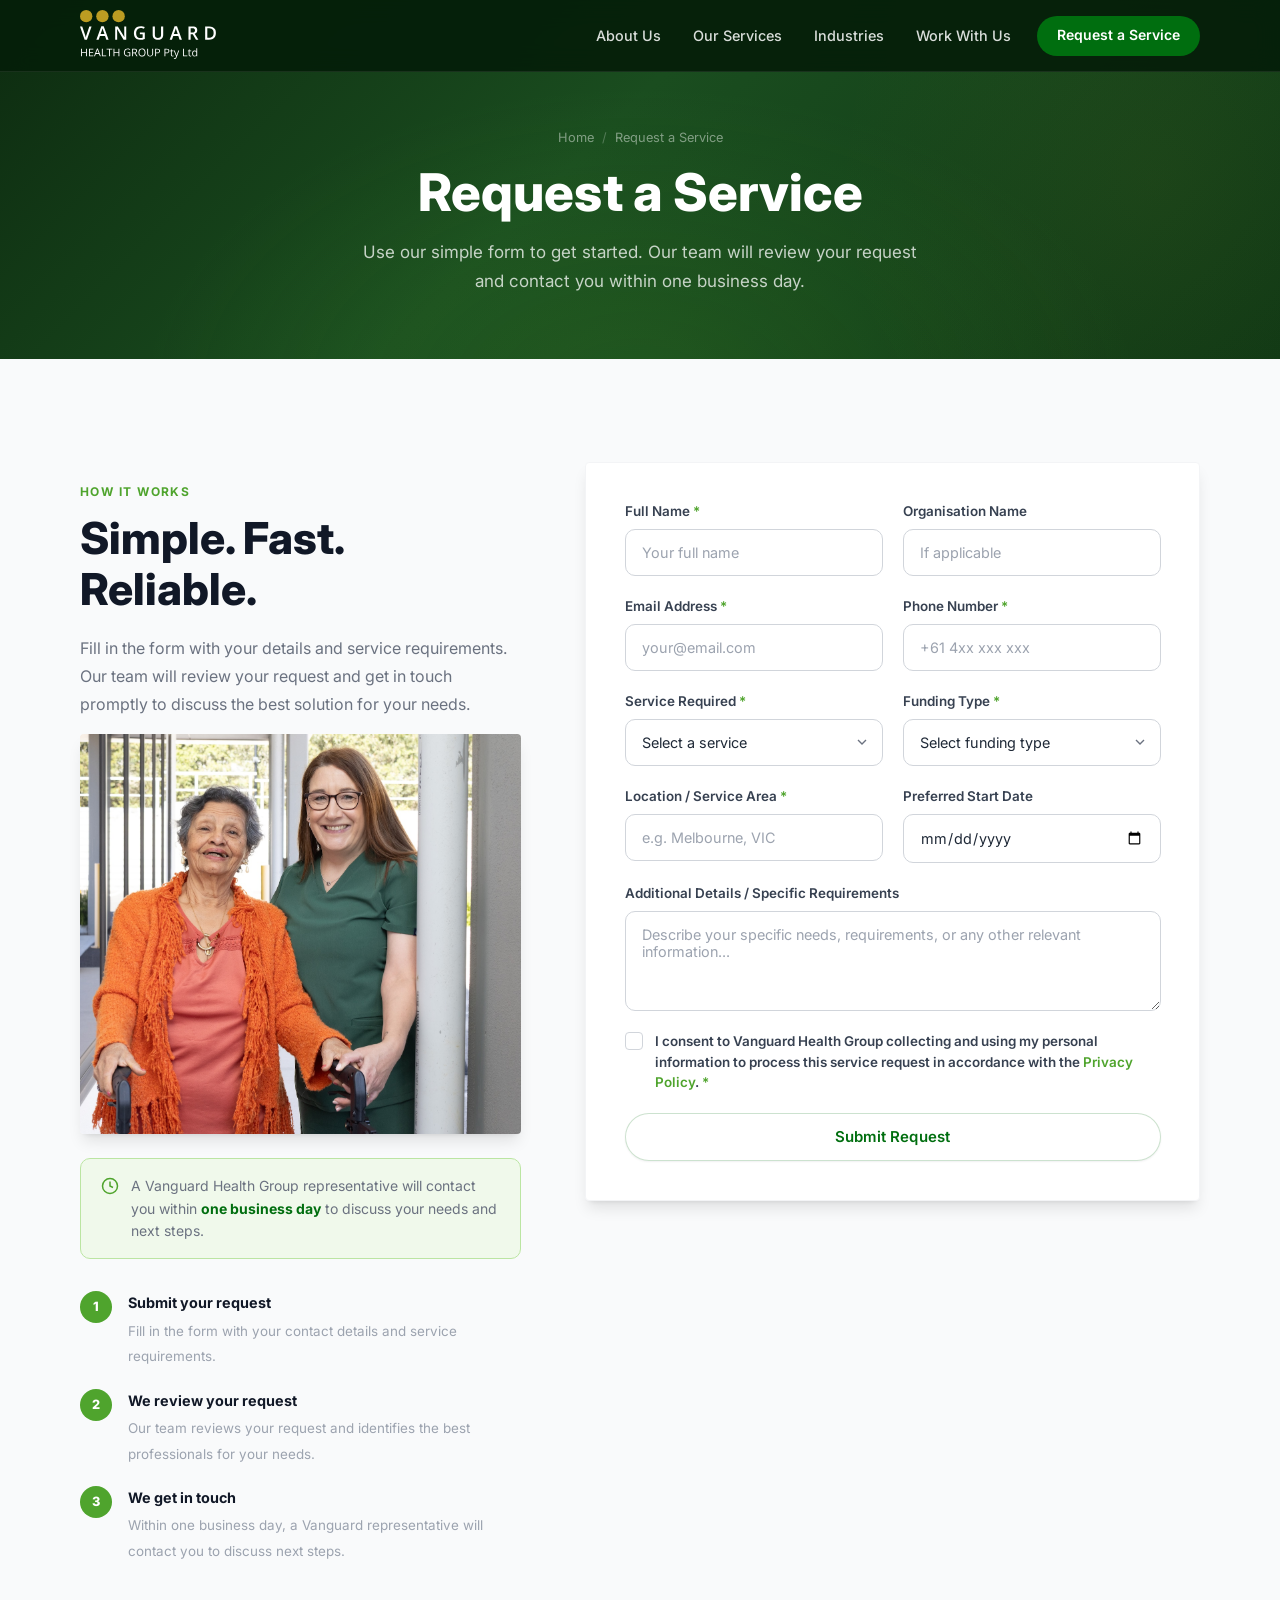
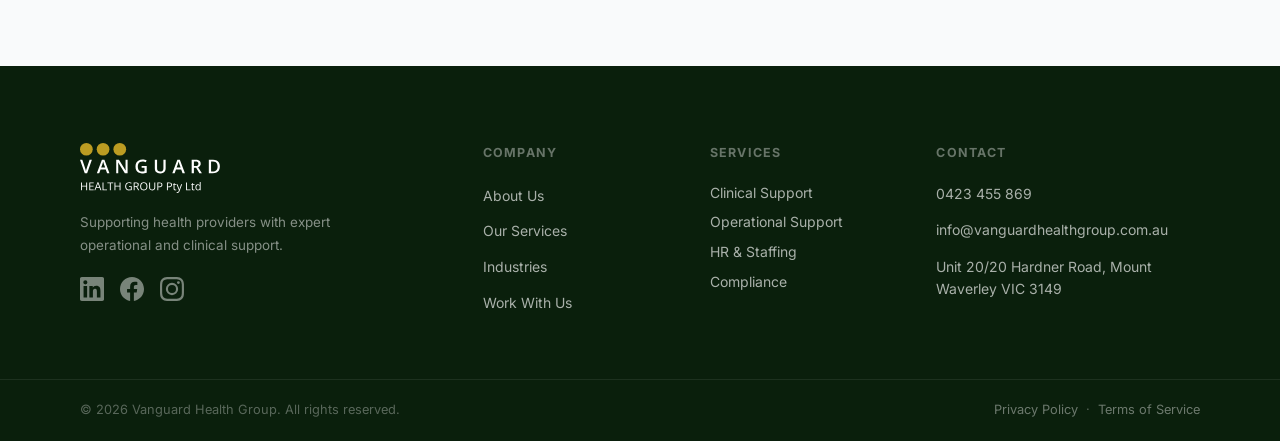
<file: request.html>
<!DOCTYPE html>
<html lang="en">
<head>
  <meta charset="UTF-8" />
  <meta name="viewport" content="width=device-width, initial-scale=1.0" />
  <meta name="description" content="Request a healthcare service from Vanguard Health Group. We'll respond within one business day." />
  <title>Request a Service | Vanguard Health Group</title>
  <!-- Favicon -->
  <link rel="icon" type="image/svg+xml" href="brand_assets/Favicon.svg" />
  <link rel="apple-touch-icon" href="brand_assets/Apple touch.svg" />
  <meta name="theme-color" content="#06200A" />
  <!-- Canonical -->
  <link rel="canonical" href="https://www.vanguardhealthgroup.com.au/request.html" />
  <!-- Open Graph -->
  <meta property="og:type" content="website" />
  <meta property="og:site_name" content="Vanguard Health Group" />
  <meta property="og:url" content="https://www.vanguardhealthgroup.com.au/request.html" />
  <meta property="og:title" content="Request a Service | Vanguard Health Group" />
  <meta property="og:description" content="Request a healthcare service from Vanguard Health Group. We'll respond within one business day." />
  <meta property="og:image" content="https://www.vanguardhealthgroup.com.au/brand_assets/og-Image.jpg" />
  <!-- Twitter Card -->
  <meta name="twitter:card" content="summary_large_image" />
  <meta name="twitter:title" content="Request a Service | Vanguard Health Group" />
  <meta name="twitter:description" content="Request a healthcare service from Vanguard Health Group. We'll respond within one business day." />
  <meta name="twitter:image" content="https://www.vanguardhealthgroup.com.au/brand_assets/og-Image.jpg" />
  <link rel="preconnect" href="https://fonts.googleapis.com" />
  <link rel="preconnect" href="https://fonts.gstatic.com" crossorigin />
  <link href="https://fonts.googleapis.com/css2?family=Inter:wght@300;400;500;600;700;800&display=swap" rel="stylesheet" />
  <link rel="stylesheet" href="css/styles.css" />
  <!-- Schema: BreadcrumbList + LocalBusiness -->
  <script type="application/ld+json">
  {
    "@context": "https://schema.org",
    "@type": "BreadcrumbList",
    "itemListElement": [
      { "@type": "ListItem", "position": 1, "name": "Home", "item": "https://www.vanguardhealthgroup.com.au/" },
      { "@type": "ListItem", "position": 2, "name": "Request a Service", "item": "https://www.vanguardhealthgroup.com.au/request.html" }
    ]
  }
  </script>
  <script type="application/ld+json">
  {
    "@context": "https://schema.org",
    "@type": "LocalBusiness",
    "name": "Vanguard Health Group",
    "url": "https://www.vanguardhealthgroup.com.au",
    "logo": "https://www.vanguardhealthgroup.com.au/brand_assets/Logo-Wordmark-Trademark.svg",
    "description": "Healthcare workforce solutions — nursing, aged care, disability support, and allied health across Australia.",
    "email": "info@vanguardhealthgroup.com.au",
    "address": {
      "@type": "PostalAddress",
      "streetAddress": "Unit 20/20 Hardner Road",
      "addressLocality": "Mount Waverley",
      "addressRegion": "VIC",
      "postalCode": "3149",
      "addressCountry": "AU"
    },
    "areaServed": "AU",
    "contactPoint": {
      "@type": "ContactPoint",
      "email": "info@vanguardhealthgroup.com.au",
      "contactType": "customer service",
      "availableLanguage": "English"
    }
  }
  </script>
</head>
<body>

  <!-- ========== NAVIGATION ========== -->
  <header class="nav-wrapper" id="navbar">
    <nav class="nav container">
      <a href="index.html" class="nav-logo">
        <img src="brand_assets/Logo-Wordmark-Trademark.svg" alt="Vanguard Health Group" class="logo-img" />
      </a>
      <button class="nav-toggle" id="navToggle" aria-label="Toggle navigation" aria-expanded="false">
        <span></span><span></span><span></span>
      </button>
      <ul class="nav-links" id="navLinks" role="list">
        <li><a href="about.html"        class="nav-link">About Us</a></li>
        <li><a href="services.html"     class="nav-link">Our Services</a></li>
        <li><a href="industries.html"   class="nav-link">Industries</a></li>
        <li><a href="work-with-us.html" class="nav-link">Work With Us</a></li>
        <li><a href="request.html"      class="nav-cta active">Request a Service</a></li>
      </ul>
    </nav>
  </header>

  <!-- ========== MOBILE DRAWER ========== -->
  <div class="nav-drawer-overlay" id="navDrawerOverlay" aria-hidden="true"></div>
  <aside class="nav-drawer" id="navDrawer" aria-label="Site navigation" aria-hidden="true">
    <button class="drawer-close" id="drawerClose" aria-label="Close navigation">
      <svg viewBox="0 0 24 24" fill="none" stroke="currentColor" stroke-width="2" stroke-linecap="round" stroke-linejoin="round" aria-hidden="true"><line x1="18" y1="6" x2="6" y2="18"/><line x1="6" y1="6" x2="18" y2="18"/></svg>
    </button>
    <div class="drawer-logo">
      <img src="brand_assets/Logo-Wordmark-Trademark.svg" alt="Vanguard Health Group" class="drawer-logo-img" />
    </div>
    <div class="drawer-divider"></div>
    <nav class="drawer-nav">
      <a href="about.html" class="drawer-item">
        <div class="drawer-icon"><img src="Icons/Individuals.svg" alt="" class="icon-img" /></div>
        <div class="drawer-labels">
          <span class="drawer-label">About Us</span>
          <span class="drawer-sub">Our story &amp; values</span>
        </div>
      </a>
      <div class="drawer-divider"></div>
      <a href="services.html" class="drawer-item">
        <div class="drawer-icon"><img src="Icons/Allied health.svg" alt="" class="icon-img" /></div>
        <div class="drawer-labels">
          <span class="drawer-label">Our Services</span>
          <span class="drawer-sub">Nursing, Support &amp; Allied health</span>
        </div>
      </a>
      <div class="drawer-divider"></div>
      <a href="industries.html" class="drawer-item">
        <div class="drawer-icon"><img src="Icons/Hospital.svg" alt="" class="icon-img" /></div>
        <div class="drawer-labels">
          <span class="drawer-label">Industries</span>
          <span class="drawer-sub">Sectors we support</span>
        </div>
      </a>
      <div class="drawer-divider"></div>
      <a href="work-with-us.html" class="drawer-item">
        <div class="drawer-icon"><img src="Icons/Nurse.svg" alt="" class="icon-img" /></div>
        <div class="drawer-labels">
          <span class="drawer-label">Work With Us</span>
          <span class="drawer-sub">Join our team</span>
        </div>
      </a>
      <div class="drawer-divider"></div>
      <a href="request.html" class="drawer-item active">
        <div class="drawer-icon">
          <svg class="drawer-svg-icon" viewBox="0 0 24 24" fill="none" stroke="currentColor" stroke-width="1.5" stroke-linecap="round" stroke-linejoin="round" aria-hidden="true"><path d="M6.62 10.79a15.05 15.05 0 0 0 6.59 6.59l2.2-2.2a1 1 0 0 1 1.02-.24 11.36 11.36 0 0 0 3.57.57 1 1 0 0 1 1 1V20a1 1 0 0 1-1 1A17 17 0 0 1 3 4a1 1 0 0 1 1-1h3.5a1 1 0 0 1 1 1 11.36 11.36 0 0 0 .57 3.57 1 1 0 0 1-.25 1.02z"/></svg>
        </div>
        <div class="drawer-labels">
          <span class="drawer-label">Request a Service</span>
          <span class="drawer-sub">Contact us to request our services</span>
        </div>
      </a>
      <div class="drawer-divider"></div>
    </nav>
    <div class="drawer-footer">
      <p><a href="tel:+61423455869">0423 455 869</a></p>
      <p><a href="mailto:info@vanguardhealthgroup.com.au">info@vanguardhealthgroup.com.au</a></p>
      <p>&copy; 2026 Vanguard Health Group.<br>All rights reserved.</p>
    </div>
  </aside>

  <main>

    <!-- ========== PAGE HERO ========== -->
    <div class="page-hero">
      <div class="page-hero-content container">
        <nav class="breadcrumb" aria-label="Breadcrumb">
          <a href="index.html">Home</a>
          <span class="breadcrumb-sep" aria-hidden="true">/</span>
          <span>Request a Service</span>
        </nav>
        <h1>Request a Service</h1>
        <p>Use our simple form to get started. Our team will review your request and contact you within one business day.</p>
      </div>
    </div>

    <!-- ========== REQUEST FORM ========== -->
    <section class="section request-section" aria-labelledby="request-heading">
      <div class="container">
        <div class="request-layout">

          <!-- Info panel -->
          <div class="request-info">
            <span class="section-label">How It Works</span>
            <h2 id="request-heading" class="section-heading">Simple. Fast. Reliable.</h2>
            <p class="section-text">Fill in the form with your details and service requirements. Our team will review your request and get in touch promptly to discuss the best solution for your needs.</p>

            <img
              src="brand_assets/RequestaService_Simple fast reliable.JPG"
              alt="Vanguard Health Group service request"
              class="split-img split-img--medium"
              style="margin-bottom:1.5rem;"
            />

            <div class="request-note">
              <svg viewBox="0 0 24 24" fill="none" stroke="currentColor" stroke-width="2" aria-hidden="true"><circle cx="12" cy="12" r="10"/><polyline points="12 6 12 12 16 14"/></svg>
              <p>A Vanguard Health Group representative will contact you within <strong>one business day</strong> to discuss your needs and next steps.</p>
            </div>

            <!-- Steps -->
            <div style="margin-top:2rem;display:flex;flex-direction:column;gap:1.25rem;">
              <div style="display:flex;gap:1rem;align-items:flex-start;">
                <div style="flex-shrink:0;width:2rem;height:2rem;background:var(--green-main);border-radius:50%;display:flex;align-items:center;justify-content:center;color:white;font-size:.8rem;font-weight:800;">1</div>
                <div>
                  <strong style="font-size:.9rem;color:var(--gray-900);display:block;margin-bottom:.2rem;">Submit your request</strong>
                  <span style="font-size:.84rem;color:var(--text-muted);">Fill in the form with your contact details and service requirements.</span>
                </div>
              </div>
              <div style="display:flex;gap:1rem;align-items:flex-start;">
                <div style="flex-shrink:0;width:2rem;height:2rem;background:var(--green-main);border-radius:50%;display:flex;align-items:center;justify-content:center;color:white;font-size:.8rem;font-weight:800;">2</div>
                <div>
                  <strong style="font-size:.9rem;color:var(--gray-900);display:block;margin-bottom:.2rem;">We review your request</strong>
                  <span style="font-size:.84rem;color:var(--text-muted);">Our team reviews your request and identifies the best professionals for your needs.</span>
                </div>
              </div>
              <div style="display:flex;gap:1rem;align-items:flex-start;">
                <div style="flex-shrink:0;width:2rem;height:2rem;background:var(--green-main);border-radius:50%;display:flex;align-items:center;justify-content:center;color:white;font-size:.8rem;font-weight:800;">3</div>
                <div>
                  <strong style="font-size:.9rem;color:var(--gray-900);display:block;margin-bottom:.2rem;">We get in touch</strong>
                  <span style="font-size:.84rem;color:var(--text-muted);">Within one business day, a Vanguard representative will contact you to discuss next steps.</span>
                </div>
              </div>
            </div>
          </div>

          <!-- Form -->
          <div class="form-card">
            <form class="request-form" id="requestForm" novalidate>
              <div class="form-row">
                <div class="form-group">
                  <label for="fullName">Full Name <span aria-hidden="true">*</span></label>
                  <input type="text" id="fullName" name="fullName" required autocomplete="name" placeholder="Your full name" />
                </div>
                <div class="form-group">
                  <label for="orgName">Organisation Name</label>
                  <input type="text" id="orgName" name="orgName" autocomplete="organization" placeholder="If applicable" />
                </div>
              </div>
              <div class="form-row">
                <div class="form-group">
                  <label for="email">Email Address <span aria-hidden="true">*</span></label>
                  <input type="email" id="email" name="email" required autocomplete="email" placeholder="your@email.com" />
                </div>
                <div class="form-group">
                  <label for="phone">Phone Number <span aria-hidden="true">*</span></label>
                  <input type="tel" id="phone" name="phone" required autocomplete="tel" placeholder="+61 4xx xxx xxx" />
                </div>
              </div>
              <div class="form-row">
                <div class="form-group">
                  <label for="serviceType">Service Required <span aria-hidden="true">*</span></label>
                  <select id="serviceType" name="serviceType" required>
                    <option value="" disabled selected>Select a service</option>
                    <option value="nursing">Nursing</option>
                    <option value="support-workers">Support Workers</option>
                    <option value="allied-health">Allied Health</option>
                  </select>
                </div>
                <div class="form-group">
                  <label for="fundingType">Funding Type <span aria-hidden="true">*</span></label>
                  <select id="fundingType" name="fundingType" required>
                    <option value="" disabled selected>Select funding type</option>
                    <option value="ndis">NDIS</option>
                    <option value="support-at-home">Support at Home</option>
                    <option value="private">Private</option>
                    <option value="dva">DVA</option>
                    <option value="tac">TAC</option>
                    <option value="insurance">Insurance</option>
                  </select>
                </div>
              </div>
              <div class="form-row">
                <div class="form-group">
                  <label for="location">Location / Service Area <span aria-hidden="true">*</span></label>
                  <input type="text" id="location" name="location" required placeholder="e.g. Melbourne, VIC" />
                </div>
                <div class="form-group">
                  <label for="startDate">Preferred Start Date</label>
                  <input type="date" id="startDate" name="startDate" />
                </div>
              </div>
              <div class="form-group">
                <label for="details">Additional Details / Specific Requirements</label>
                <textarea id="details" name="details" rows="4" placeholder="Describe your specific needs, requirements, or any other relevant information..."></textarea>
              </div>
              <div class="form-group form-group--checkbox">
                <label class="checkbox-label">
                  <input type="checkbox" id="consent" name="consent" required />
                  <span class="checkbox-custom" aria-hidden="true"></span>
                  <span>I consent to Vanguard Health Group collecting and using my personal information to process this service request in accordance with the <a href="#" class="form-link">Privacy Policy</a>. <span aria-hidden="true">*</span></span>
                </label>
              </div>
              <button type="submit" class="btn btn-secondary btn--full">
                Submit Request
                <svg viewBox="0 0 24 24" fill="none" stroke="currentColor" stroke-width="2" aria-hidden="true"><line x1="5" y1="12" x2="19" y2="12"/><polyline points="12 5 19 12 12 19"/></svg>
              </button>
              <div class="form-success" id="formSuccess" aria-live="polite" hidden>
                <svg viewBox="0 0 24 24" fill="none" stroke="currentColor" stroke-width="2" aria-hidden="true"><path d="M22 11.08V12a10 10 0 1 1-5.93-9.14"/><polyline points="22 4 12 14.01 9 11.01"/></svg>
                <p>Thank you! We'll be in touch within one business day.</p>
              </div>
            </form>
          </div>

        </div>
      </div>
    </section>

  </main>

  <!-- ========== FOOTER ========== -->
  <footer class="footer">
    <div class="container footer-grid">
      <div class="footer-brand">
        <a href="index.html" class="footer-brand-logo">
          <img src="brand_assets/Logo-Wordmark-Trademark.svg" alt="Vanguard Health Group" class="footer-logo-img" />
        </a>
        <p class="footer-desc">Supporting health providers with expert operational and clinical support.</p>
        <div class="footer-socials">
          <a href="https://www.linkedin.com/company/vanguard-health-group-pty-ltd/about/" target="_blank" rel="noopener" aria-label="LinkedIn">
            <svg viewBox="0 0 24 24" fill="currentColor" xmlns="http://www.w3.org/2000/svg"><path d="M20.45 20.45h-3.554v-5.57c0-1.328-.027-3.036-1.852-3.036-1.854 0-2.137 1.446-2.137 2.94v5.666H9.352V9h3.413v1.561h.048c.476-.9 1.637-1.85 3.37-1.85 3.601 0 4.268 2.37 4.268 5.455v6.284zM5.337 7.433a2.062 2.062 0 0 1-2.063-2.065 2.064 2.064 0 1 1 2.063 2.065zm1.782 13.019H3.555V9h3.564v11.452zM22.225 0H1.771C.792 0 0 .774 0 1.729v20.542C0 23.227.792 24 1.771 24h20.451C23.2 24 24 23.227 24 22.271V1.729C24 .774 23.2 0 22.222 0h.003z"/></svg>
          </a>
          <a href="https://www.facebook.com/profile.php?id=61576440015926" target="_blank" rel="noopener" aria-label="Facebook">
            <svg viewBox="0 0 24 24" fill="currentColor" xmlns="http://www.w3.org/2000/svg"><path d="M24 12.073C24 5.404 18.627 0 12 0S0 5.404 0 12.073C0 18.1 4.388 23.094 10.125 24v-8.437H7.078v-3.49h3.047V9.41c0-3.025 1.791-4.697 4.533-4.697 1.312 0 2.686.236 2.686.236v2.97h-1.513c-1.491 0-1.956.93-1.956 1.886v2.267h3.328l-.532 3.49h-2.796V24C19.612 23.094 24 18.1 24 12.073z"/></svg>
          </a>
          <a href="https://www.instagram.com/vanguardhealthgroup" target="_blank" rel="noopener" aria-label="Instagram">
            <svg viewBox="0 0 24 24" fill="currentColor" xmlns="http://www.w3.org/2000/svg"><path d="M12 2.163c3.204 0 3.584.012 4.85.07 3.252.148 4.771 1.691 4.919 4.919.058 1.265.069 1.645.069 4.849 0 3.205-.012 3.584-.069 4.849-.149 3.225-1.664 4.771-4.919 4.919-1.266.058-1.644.07-4.85.07-3.204 0-3.584-.012-4.849-.07-3.26-.149-4.771-1.699-4.919-4.92-.058-1.265-.07-1.644-.07-4.849 0-3.204.013-3.583.07-4.849.149-3.227 1.664-4.771 4.919-4.919 1.266-.057 1.645-.069 4.849-.069zM12 0C8.741 0 8.333.014 7.053.072 2.695.272.273 2.69.073 7.052.014 8.333 0 8.741 0 12c0 3.259.014 3.668.072 4.948.2 4.358 2.618 6.78 6.98 6.98C8.333 23.986 8.741 24 12 24c3.259 0 3.668-.014 4.948-.072 4.354-.2 6.782-2.618 6.979-6.98.059-1.28.073-1.689.073-4.948 0-3.259-.014-3.667-.072-4.947-.196-4.354-2.617-6.78-6.979-6.98C15.668.014 15.259 0 12 0zm0 5.838a6.162 6.162 0 1 0 0 12.324 6.162 6.162 0 0 0 0-12.324zM12 16a4 4 0 1 1 0-8 4 4 0 0 1 0 8zm6.406-11.845a1.44 1.44 0 1 0 0 2.881 1.44 1.44 0 0 0 0-2.881z"/></svg>
          </a>
        </div>
      </div>
      <div class="footer-nav">
        <h4>Company</h4>
        <ul role="list">
          <li><a href="about.html">About Us</a></li>
          <li><a href="services.html">Our Services</a></li>
          <li><a href="industries.html">Industries</a></li>
          <li><a href="work-with-us.html">Work With Us</a></li>
        </ul>
      </div>
      <div class="footer-services">
        <h4>Services</h4>
        <ul role="list">
          <li>Clinical Support</li>
          <li>Operational Support</li>
          <li>HR &amp; Staffing</li>
          <li>Compliance</li>
        </ul>
      </div>
      <div class="footer-contact">
        <h4>Contact</h4>
        <address>
          <p><a href="tel:+61423455869">0423 455 869</a></p>
          <p><a href="mailto:info@vanguardhealthgroup.com.au">info@vanguardhealthgroup.com.au</a></p>
          <p>Unit 20/20 Hardner Road, Mount Waverley VIC 3149</p>
        </address>
      </div>
    </div>
    <div class="footer-bottom">
      <div class="container footer-bottom-inner">
        <p>&copy; 2026 Vanguard Health Group. All rights reserved.</p>
        <p class="footer-legal"><a href="#">Privacy Policy</a> &nbsp;&middot;&nbsp; <a href="#">Terms of Service</a></p>
      </div>
    </div>
  </footer>

  <script src="js/main.js"></script>
</body>
</html>
</file>
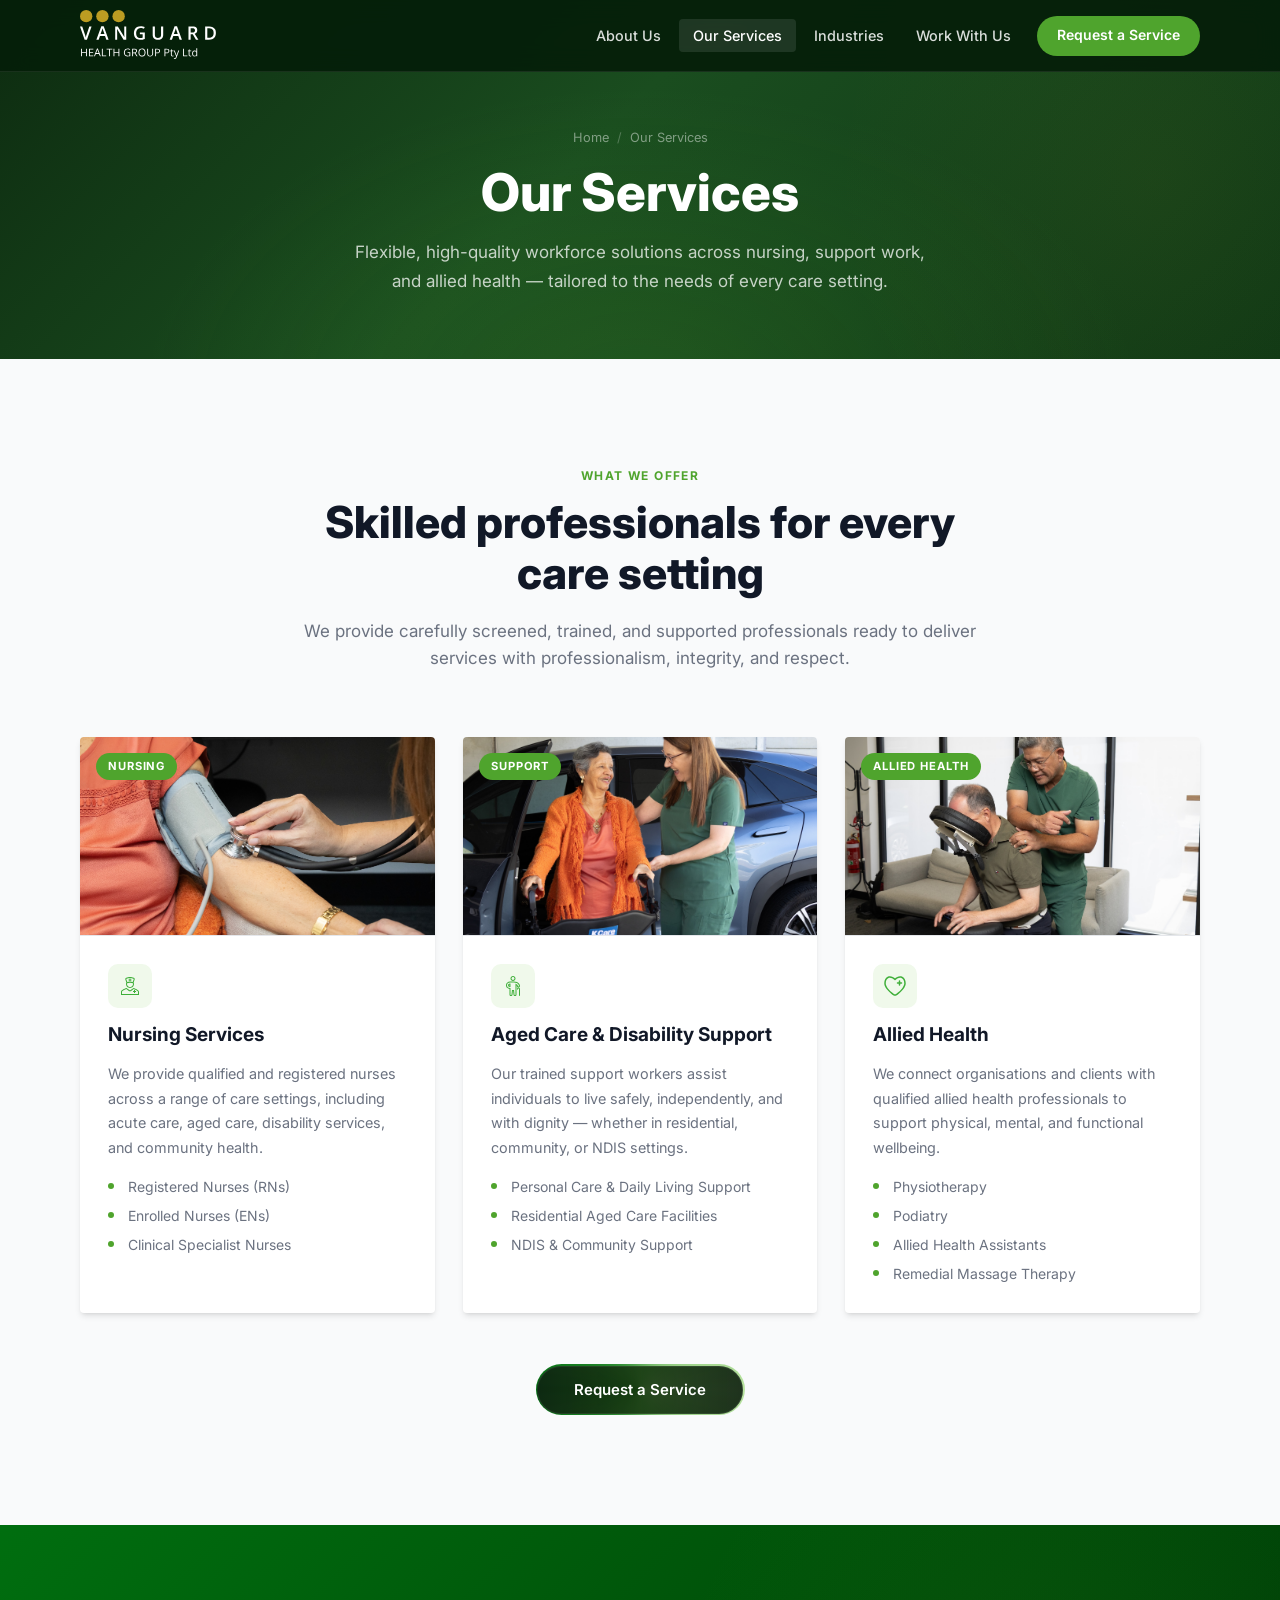
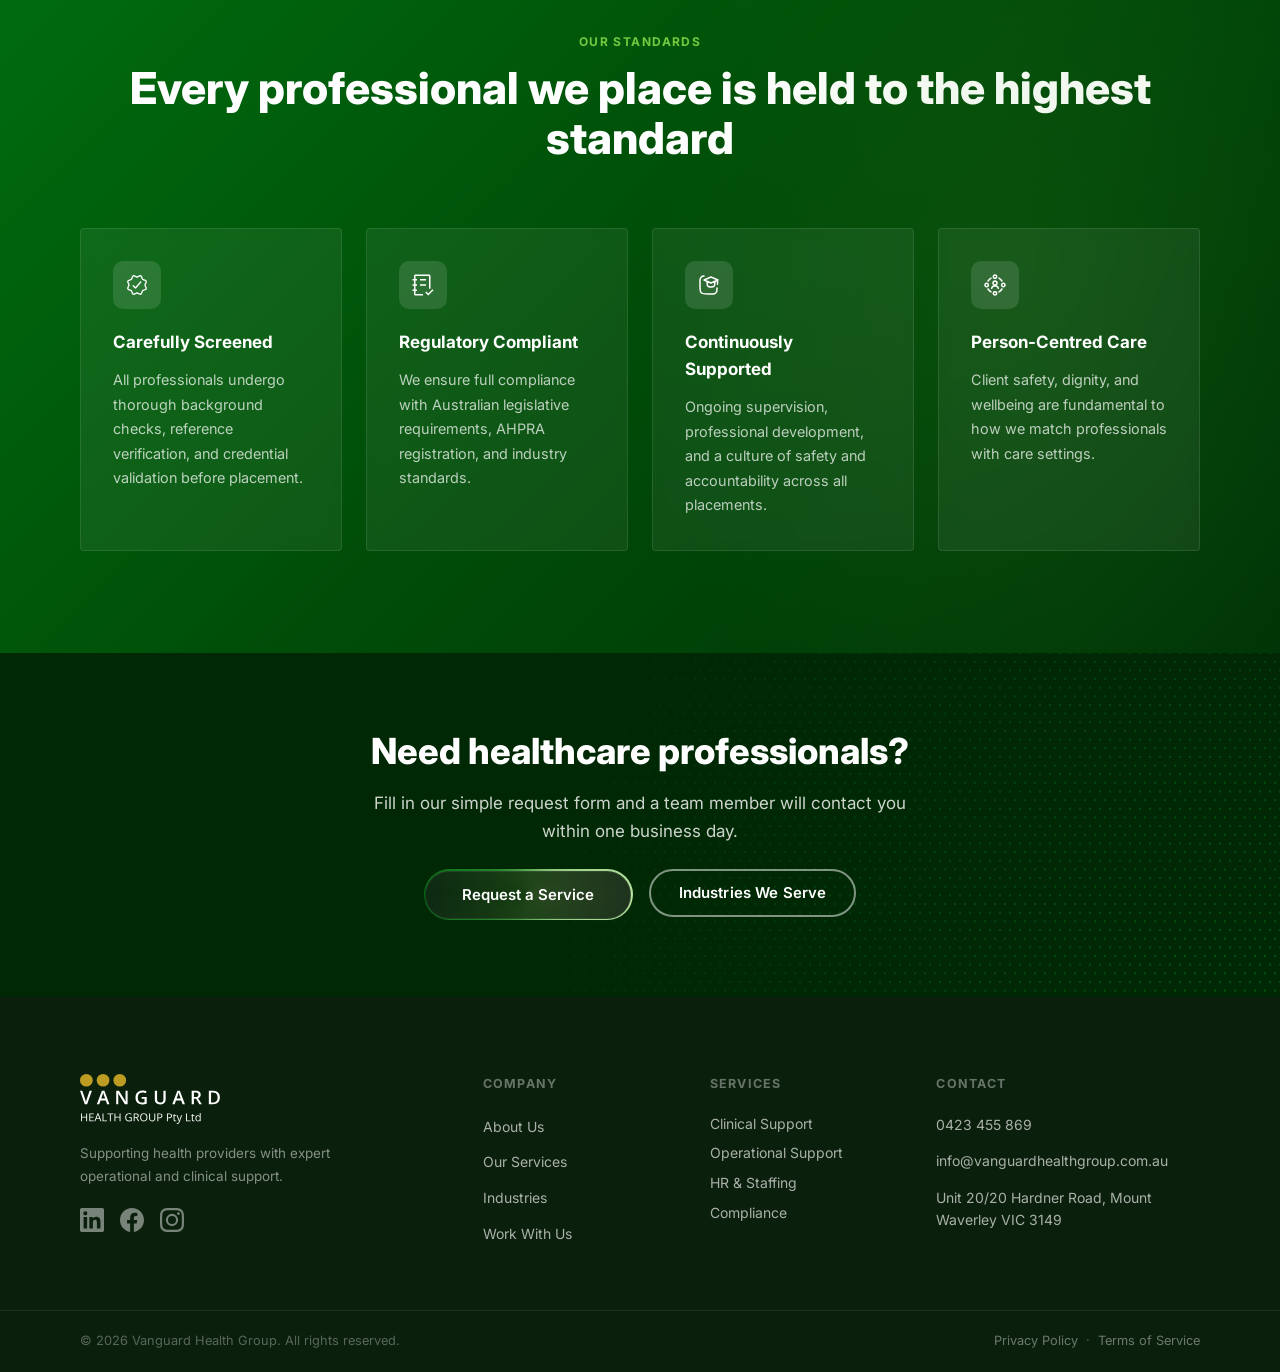
<file: services.html>
<!DOCTYPE html>
<html lang="en">
<head>
  <meta charset="UTF-8" />
  <meta name="viewport" content="width=device-width, initial-scale=1.0" />
  <meta name="description" content="Vanguard Health Group offers nursing services, aged care and disability support, and allied health professionals across Australia." />
  <title>Our Services | Vanguard Health Group</title>
  <!-- Favicon -->
  <link rel="icon" type="image/svg+xml" href="brand_assets/Favicon.svg" />
  <link rel="apple-touch-icon" href="brand_assets/Apple touch.svg" />
  <meta name="theme-color" content="#06200A" />
  <!-- Canonical -->
  <link rel="canonical" href="https://www.vanguardhealthgroup.com.au/services.html" />
  <!-- Open Graph -->
  <meta property="og:type" content="website" />
  <meta property="og:site_name" content="Vanguard Health Group" />
  <meta property="og:url" content="https://www.vanguardhealthgroup.com.au/services.html" />
  <meta property="og:title" content="Our Services | Vanguard Health Group" />
  <meta property="og:description" content="Vanguard Health Group offers nursing services, aged care and disability support, and allied health professionals across Australia." />
  <meta property="og:image" content="https://www.vanguardhealthgroup.com.au/brand_assets/og-Image.jpg" />
  <!-- Twitter Card -->
  <meta name="twitter:card" content="summary_large_image" />
  <meta name="twitter:title" content="Our Services | Vanguard Health Group" />
  <meta name="twitter:description" content="Vanguard Health Group offers nursing services, aged care and disability support, and allied health professionals across Australia." />
  <meta name="twitter:image" content="https://www.vanguardhealthgroup.com.au/brand_assets/og-Image.jpg" />
  <link rel="preconnect" href="https://fonts.googleapis.com" />
  <link rel="preconnect" href="https://fonts.gstatic.com" crossorigin />
  <link href="https://fonts.googleapis.com/css2?family=Inter:wght@300;400;500;600;700;800&display=swap" rel="stylesheet" />
  <link rel="stylesheet" href="css/styles.css" />
  <!-- Schema: BreadcrumbList + Service -->
  <script type="application/ld+json">
  {
    "@context": "https://schema.org",
    "@type": "BreadcrumbList",
    "itemListElement": [
      { "@type": "ListItem", "position": 1, "name": "Home", "item": "https://www.vanguardhealthgroup.com.au/" },
      { "@type": "ListItem", "position": 2, "name": "Our Services", "item": "https://www.vanguardhealthgroup.com.au/services.html" }
    ]
  }
  </script>
  <script type="application/ld+json">
  {
    "@context": "https://schema.org",
    "@type": "ItemList",
    "name": "Healthcare Staffing Services",
    "url": "https://www.vanguardhealthgroup.com.au/services.html",
    "itemListElement": [
      {
        "@type": "ListItem",
        "position": 1,
        "item": {
          "@type": "Service",
          "name": "Nursing Services",
          "description": "Qualified and registered nurses across acute care, aged care, disability services, and community health. Includes Registered Nurses (RNs), Enrolled Nurses (ENs), and Clinical Specialist Nurses.",
          "provider": { "@type": "Organization", "name": "Vanguard Health Group" },
          "areaServed": "AU",
          "serviceType": "Healthcare Staffing"
        }
      },
      {
        "@type": "ListItem",
        "position": 2,
        "item": {
          "@type": "Service",
          "name": "Aged Care & Disability Support",
          "description": "Trained support workers assisting individuals to live safely and independently in residential, community, or NDIS settings. Includes personal care, aged care facilities, and NDIS support.",
          "provider": { "@type": "Organization", "name": "Vanguard Health Group" },
          "areaServed": "AU",
          "serviceType": "Healthcare Staffing"
        }
      },
      {
        "@type": "ListItem",
        "position": 3,
        "item": {
          "@type": "Service",
          "name": "Allied Health",
          "description": "Qualified allied health professionals supporting physical, mental, and functional wellbeing across a range of healthcare settings.",
          "provider": { "@type": "Organization", "name": "Vanguard Health Group" },
          "areaServed": "AU",
          "serviceType": "Healthcare Staffing"
        }
      }
    ]
  }
  </script>
  <script type="application/ld+json">
  {
    "@context": "https://schema.org",
    "@type": "Organization",
    "name": "Vanguard Health Group",
    "url": "https://www.vanguardhealthgroup.com.au",
    "telephone": "+61423455869",
    "email": "info@vanguardhealthgroup.com.au",
    "address": {
      "@type": "PostalAddress",
      "streetAddress": "Unit 20/20 Hardner Road",
      "addressLocality": "Mount Waverley",
      "addressRegion": "VIC",
      "postalCode": "3149",
      "addressCountry": "AU"
    }
  }
  </script>
</head>
<body>

  <!-- ========== NAVIGATION ========== -->
  <header class="nav-wrapper" id="navbar">
    <nav class="nav container">
      <a href="index.html" class="nav-logo">
        <img src="brand_assets/Logo-Wordmark-Trademark.svg" alt="Vanguard Health Group" class="logo-img" />
      </a>
      <button class="nav-toggle" id="navToggle" aria-label="Toggle navigation" aria-expanded="false">
        <span></span><span></span><span></span>
      </button>
      <ul class="nav-links" id="navLinks" role="list">
        <li><a href="about.html"        class="nav-link">About Us</a></li>
        <li><a href="services.html"     class="nav-link active">Our Services</a></li>
        <li><a href="industries.html"   class="nav-link">Industries</a></li>
        <li><a href="work-with-us.html" class="nav-link">Work With Us</a></li>
        <li><a href="request.html"      class="nav-cta">Request a Service</a></li>
      </ul>
    </nav>
  </header>

  <!-- ========== MOBILE DRAWER ========== -->
  <div class="nav-drawer-overlay" id="navDrawerOverlay" aria-hidden="true"></div>
  <aside class="nav-drawer" id="navDrawer" aria-label="Site navigation" aria-hidden="true">
    <button class="drawer-close" id="drawerClose" aria-label="Close navigation">
      <svg viewBox="0 0 24 24" fill="none" stroke="currentColor" stroke-width="2" stroke-linecap="round" stroke-linejoin="round" aria-hidden="true"><line x1="18" y1="6" x2="6" y2="18"/><line x1="6" y1="6" x2="18" y2="18"/></svg>
    </button>
    <div class="drawer-logo">
      <img src="brand_assets/Logo-Wordmark-Trademark.svg" alt="Vanguard Health Group" class="drawer-logo-img" />
    </div>
    <div class="drawer-divider"></div>
    <nav class="drawer-nav">
      <a href="about.html" class="drawer-item">
        <div class="drawer-icon"><img src="Icons/Individuals.svg" alt="" class="icon-img" /></div>
        <div class="drawer-labels">
          <span class="drawer-label">About Us</span>
          <span class="drawer-sub">Our story &amp; values</span>
        </div>
      </a>
      <div class="drawer-divider"></div>
      <a href="services.html" class="drawer-item active">
        <div class="drawer-icon"><img src="Icons/Allied health.svg" alt="" class="icon-img" /></div>
        <div class="drawer-labels">
          <span class="drawer-label">Our Services</span>
          <span class="drawer-sub">Nursing, Support &amp; Allied health</span>
        </div>
      </a>
      <div class="drawer-divider"></div>
      <a href="industries.html" class="drawer-item">
        <div class="drawer-icon"><img src="Icons/Hospital.svg" alt="" class="icon-img" /></div>
        <div class="drawer-labels">
          <span class="drawer-label">Industries</span>
          <span class="drawer-sub">Sectors we support</span>
        </div>
      </a>
      <div class="drawer-divider"></div>
      <a href="work-with-us.html" class="drawer-item">
        <div class="drawer-icon"><img src="Icons/Nurse.svg" alt="" class="icon-img" /></div>
        <div class="drawer-labels">
          <span class="drawer-label">Work With Us</span>
          <span class="drawer-sub">Join our team</span>
        </div>
      </a>
      <div class="drawer-divider"></div>
      <a href="request.html" class="drawer-item">
        <div class="drawer-icon">
          <svg class="drawer-svg-icon" viewBox="0 0 24 24" fill="none" stroke="currentColor" stroke-width="1.5" stroke-linecap="round" stroke-linejoin="round" aria-hidden="true"><path d="M6.62 10.79a15.05 15.05 0 0 0 6.59 6.59l2.2-2.2a1 1 0 0 1 1.02-.24 11.36 11.36 0 0 0 3.57.57 1 1 0 0 1 1 1V20a1 1 0 0 1-1 1A17 17 0 0 1 3 4a1 1 0 0 1 1-1h3.5a1 1 0 0 1 1 1 11.36 11.36 0 0 0 .57 3.57 1 1 0 0 1-.25 1.02z"/></svg>
        </div>
        <div class="drawer-labels">
          <span class="drawer-label">Request a Service</span>
          <span class="drawer-sub">Contact us to request our services</span>
        </div>
      </a>
      <div class="drawer-divider"></div>
    </nav>
    <div class="drawer-footer">
      <p><a href="tel:+61423455869">0423 455 869</a></p>
      <p><a href="mailto:info@vanguardhealthgroup.com.au">info@vanguardhealthgroup.com.au</a></p>
      <p>&copy; 2026 Vanguard Health Group.<br>All rights reserved.</p>
    </div>
  </aside>

  <main>

    <!-- ========== PAGE HERO ========== -->
    <div class="page-hero">
      <div class="page-hero-content container">
        <nav class="breadcrumb" aria-label="Breadcrumb">
          <a href="index.html">Home</a>
          <span class="breadcrumb-sep" aria-hidden="true">/</span>
          <span>Our Services</span>
        </nav>
        <h1>Our Services</h1>
        <p>Flexible, high-quality workforce solutions across nursing, support work, and allied health — tailored to the needs of every care setting.</p>
      </div>
    </div>

    <!-- ========== SERVICES ========== -->
    <section class="section services-section" aria-labelledby="services-heading">
      <div class="container">
        <div class="section-header">
          <span class="section-label">What We Offer</span>
          <h2 id="services-heading" class="section-heading">Skilled professionals for every care setting</h2>
          <p class="section-intro">We provide carefully screened, trained, and supported professionals ready to deliver services with professionalism, integrity, and respect.</p>
        </div>

        <div class="services-grid">

          <!-- Nursing -->
          <article class="service-card">
            <div class="service-image-wrap">
              <img src="brand_assets/Our services_Nursing.JPG" alt="Nursing services" class="service-img" />
              <div class="service-badge">Nursing</div>
            </div>
            <div class="service-body">
              <div class="service-icon" aria-hidden="true">
                <img src="Icons/Nurse.svg" alt="" class="icon-img" />
              </div>
              <h3>Nursing Services</h3>
              <p>We provide qualified and registered nurses across a range of care settings, including acute care, aged care, disability services, and community health.</p>
              <ul class="service-list">
                <li>Registered Nurses (RNs)</li>
                <li>Enrolled Nurses (ENs)</li>
                <li>Clinical Specialist Nurses</li>
              </ul>
            </div>
          </article>

          <!-- Aged Care & Disability -->
          <article class="service-card">
            <div class="service-image-wrap">
              <img src="brand_assets/Our services_Support.JPG" alt="Aged care and disability support" class="service-img" />
              <div class="service-badge">Support</div>
            </div>
            <div class="service-body">
              <div class="service-icon" aria-hidden="true">
                <img src="Icons/Age care.svg" alt="" class="icon-img" />
              </div>
              <h3>Aged Care &amp; Disability Support</h3>
              <p>Our trained support workers assist individuals to live safely, independently, and with dignity — whether in residential, community, or NDIS settings.</p>
              <ul class="service-list">
                <li>Personal Care &amp; Daily Living Support</li>
                <li>Residential Aged Care Facilities</li>
                <li>NDIS &amp; Community Support</li>
              </ul>
            </div>
          </article>

          <!-- Allied Health -->
          <article class="service-card">
            <div class="service-image-wrap">
              <img src="brand_assets/Our services_AlliedHealth.JPG" alt="Allied health services" class="service-img" />
              <div class="service-badge">Allied Health</div>
            </div>
            <div class="service-body">
              <div class="service-icon" aria-hidden="true">
                <img src="Icons/Allied health.svg" alt="" class="icon-img" />
              </div>
              <h3>Allied Health</h3>
              <p>We connect organisations and clients with qualified allied health professionals to support physical, mental, and functional wellbeing.</p>
              <ul class="service-list">
                <li>Physiotherapy</li>
                <li>Podiatry</li>
                <li>Allied Health Assistants</li>
                <li>Remedial Massage Therapy</li>
              </ul>
            </div>
          </article>

        </div>
        <div class="section-cta">
          <span class="cta-ring-wrap">
            <span class="cta-ring-spin" aria-hidden="true"></span>
            <div class="cta-ring-inner">
              <a href="request.html" class="cta-ring-btn">Request a Service</a>
            </div>
          </span>
        </div>
      </div>
    </section>

    <!-- ========== COMMITMENT (brief) ========== -->
    <section class="section commitment-section" aria-labelledby="services-commit-heading">
      <div class="container">
        <div class="commitment-header">
          <span class="section-label section-label--light">Our Standards</span>
          <h2 id="services-commit-heading" class="section-heading section-heading--light">Every professional we place is held to the highest standard</h2>
        </div>
        <div class="commitment-grid">
          <div class="commitment-card">
            <div class="commitment-icon" aria-hidden="true">
              <img src="Icons/Verified.svg" alt="" class="icon-img" />
            </div>
            <h3>Carefully Screened</h3>
            <p>All professionals undergo thorough background checks, reference verification, and credential validation before placement.</p>
          </div>
          <div class="commitment-card">
            <div class="commitment-icon" aria-hidden="true">
              <img src="Icons/Regulatory.svg" alt="" class="icon-img" />
            </div>
            <h3>Regulatory Compliant</h3>
            <p>We ensure full compliance with Australian legislative requirements, AHPRA registration, and industry standards.</p>
          </div>
          <div class="commitment-card">
            <div class="commitment-icon" aria-hidden="true">
              <img src="Icons/Course.svg" alt="" class="icon-img" />
            </div>
            <h3>Continuously Supported</h3>
            <p>Ongoing supervision, professional development, and a culture of safety and accountability across all placements.</p>
          </div>
          <div class="commitment-card">
            <div class="commitment-icon" aria-hidden="true">
              <img src="Icons/Person centred.svg" alt="" class="icon-img" />
            </div>
            <h3>Person-Centred Care</h3>
            <p>Client safety, dignity, and wellbeing are fundamental to how we match professionals with care settings.</p>
          </div>
        </div>
      </div>
    </section>

    <!-- ========== CTA BANNER ========== -->
    <section class="cta-banner" aria-labelledby="services-cta-heading">
      <div class="cta-dots-bg" aria-hidden="true"></div>
      <div class="container cta-banner-inner">
        <h2 id="services-cta-heading">Need healthcare professionals?</h2>
        <p>Fill in our simple request form and a team member will contact you within one business day.</p>
        <div class="cta-banner-actions">
          <span class="cta-ring-wrap">
            <span class="cta-ring-spin" aria-hidden="true"></span>
            <div class="cta-ring-inner">
              <a href="request.html" class="cta-ring-btn">Request a Service</a>
            </div>
          </span>
          <a href="industries.html" class="btn btn-outline">Industries We Serve</a>
        </div>
      </div>
    </section>

  </main>

  <!-- ========== FOOTER ========== -->
  <footer class="footer">
    <div class="container footer-grid">
      <div class="footer-brand">
        <a href="index.html" class="footer-brand-logo">
          <img src="brand_assets/Logo-Wordmark-Trademark.svg" alt="Vanguard Health Group" class="footer-logo-img" />
        </a>
        <p class="footer-desc">Supporting health providers with expert operational and clinical support.</p>
        <div class="footer-socials">
          <a href="https://www.linkedin.com/company/vanguard-health-group-pty-ltd/about/" target="_blank" rel="noopener" aria-label="LinkedIn">
            <svg viewBox="0 0 24 24" fill="currentColor" xmlns="http://www.w3.org/2000/svg"><path d="M20.45 20.45h-3.554v-5.57c0-1.328-.027-3.036-1.852-3.036-1.854 0-2.137 1.446-2.137 2.94v5.666H9.352V9h3.413v1.561h.048c.476-.9 1.637-1.85 3.37-1.85 3.601 0 4.268 2.37 4.268 5.455v6.284zM5.337 7.433a2.062 2.062 0 0 1-2.063-2.065 2.064 2.064 0 1 1 2.063 2.065zm1.782 13.019H3.555V9h3.564v11.452zM22.225 0H1.771C.792 0 0 .774 0 1.729v20.542C0 23.227.792 24 1.771 24h20.451C23.2 24 24 23.227 24 22.271V1.729C24 .774 23.2 0 22.222 0h.003z"/></svg>
          </a>
          <a href="https://www.facebook.com/profile.php?id=61576440015926" target="_blank" rel="noopener" aria-label="Facebook">
            <svg viewBox="0 0 24 24" fill="currentColor" xmlns="http://www.w3.org/2000/svg"><path d="M24 12.073C24 5.404 18.627 0 12 0S0 5.404 0 12.073C0 18.1 4.388 23.094 10.125 24v-8.437H7.078v-3.49h3.047V9.41c0-3.025 1.791-4.697 4.533-4.697 1.312 0 2.686.236 2.686.236v2.97h-1.513c-1.491 0-1.956.93-1.956 1.886v2.267h3.328l-.532 3.49h-2.796V24C19.612 23.094 24 18.1 24 12.073z"/></svg>
          </a>
          <a href="https://www.instagram.com/vanguardhealthgroup" target="_blank" rel="noopener" aria-label="Instagram">
            <svg viewBox="0 0 24 24" fill="currentColor" xmlns="http://www.w3.org/2000/svg"><path d="M12 2.163c3.204 0 3.584.012 4.85.07 3.252.148 4.771 1.691 4.919 4.919.058 1.265.069 1.645.069 4.849 0 3.205-.012 3.584-.069 4.849-.149 3.225-1.664 4.771-4.919 4.919-1.266.058-1.644.07-4.85.07-3.204 0-3.584-.012-4.849-.07-3.26-.149-4.771-1.699-4.919-4.92-.058-1.265-.07-1.644-.07-4.849 0-3.204.013-3.583.07-4.849.149-3.227 1.664-4.771 4.919-4.919 1.266-.057 1.645-.069 4.849-.069zM12 0C8.741 0 8.333.014 7.053.072 2.695.272.273 2.69.073 7.052.014 8.333 0 8.741 0 12c0 3.259.014 3.668.072 4.948.2 4.358 2.618 6.78 6.98 6.98C8.333 23.986 8.741 24 12 24c3.259 0 3.668-.014 4.948-.072 4.354-.2 6.782-2.618 6.979-6.98.059-1.28.073-1.689.073-4.948 0-3.259-.014-3.667-.072-4.947-.196-4.354-2.617-6.78-6.979-6.98C15.668.014 15.259 0 12 0zm0 5.838a6.162 6.162 0 1 0 0 12.324 6.162 6.162 0 0 0 0-12.324zM12 16a4 4 0 1 1 0-8 4 4 0 0 1 0 8zm6.406-11.845a1.44 1.44 0 1 0 0 2.881 1.44 1.44 0 0 0 0-2.881z"/></svg>
          </a>
        </div>
      </div>
      <div class="footer-nav">
        <h4>Company</h4>
        <ul role="list">
          <li><a href="about.html">About Us</a></li>
          <li><a href="services.html">Our Services</a></li>
          <li><a href="industries.html">Industries</a></li>
          <li><a href="work-with-us.html">Work With Us</a></li>
        </ul>
      </div>
      <div class="footer-services">
        <h4>Services</h4>
        <ul role="list">
          <li>Clinical Support</li>
          <li>Operational Support</li>
          <li>HR &amp; Staffing</li>
          <li>Compliance</li>
        </ul>
      </div>
      <div class="footer-contact">
        <h4>Contact</h4>
        <address>
          <p><a href="tel:+61423455869">0423 455 869</a></p>
          <p><a href="mailto:info@vanguardhealthgroup.com.au">info@vanguardhealthgroup.com.au</a></p>
          <p>Unit 20/20 Hardner Road, Mount Waverley VIC 3149</p>
        </address>
      </div>
    </div>
    <div class="footer-bottom">
      <div class="container footer-bottom-inner">
        <p>&copy; 2026 Vanguard Health Group. All rights reserved.</p>
        <p class="footer-legal"><a href="#">Privacy Policy</a> &nbsp;&middot;&nbsp; <a href="#">Terms of Service</a></p>
      </div>
    </div>
  </footer>

  <script src="js/main.js"></script>
</body>
</html>
</file>
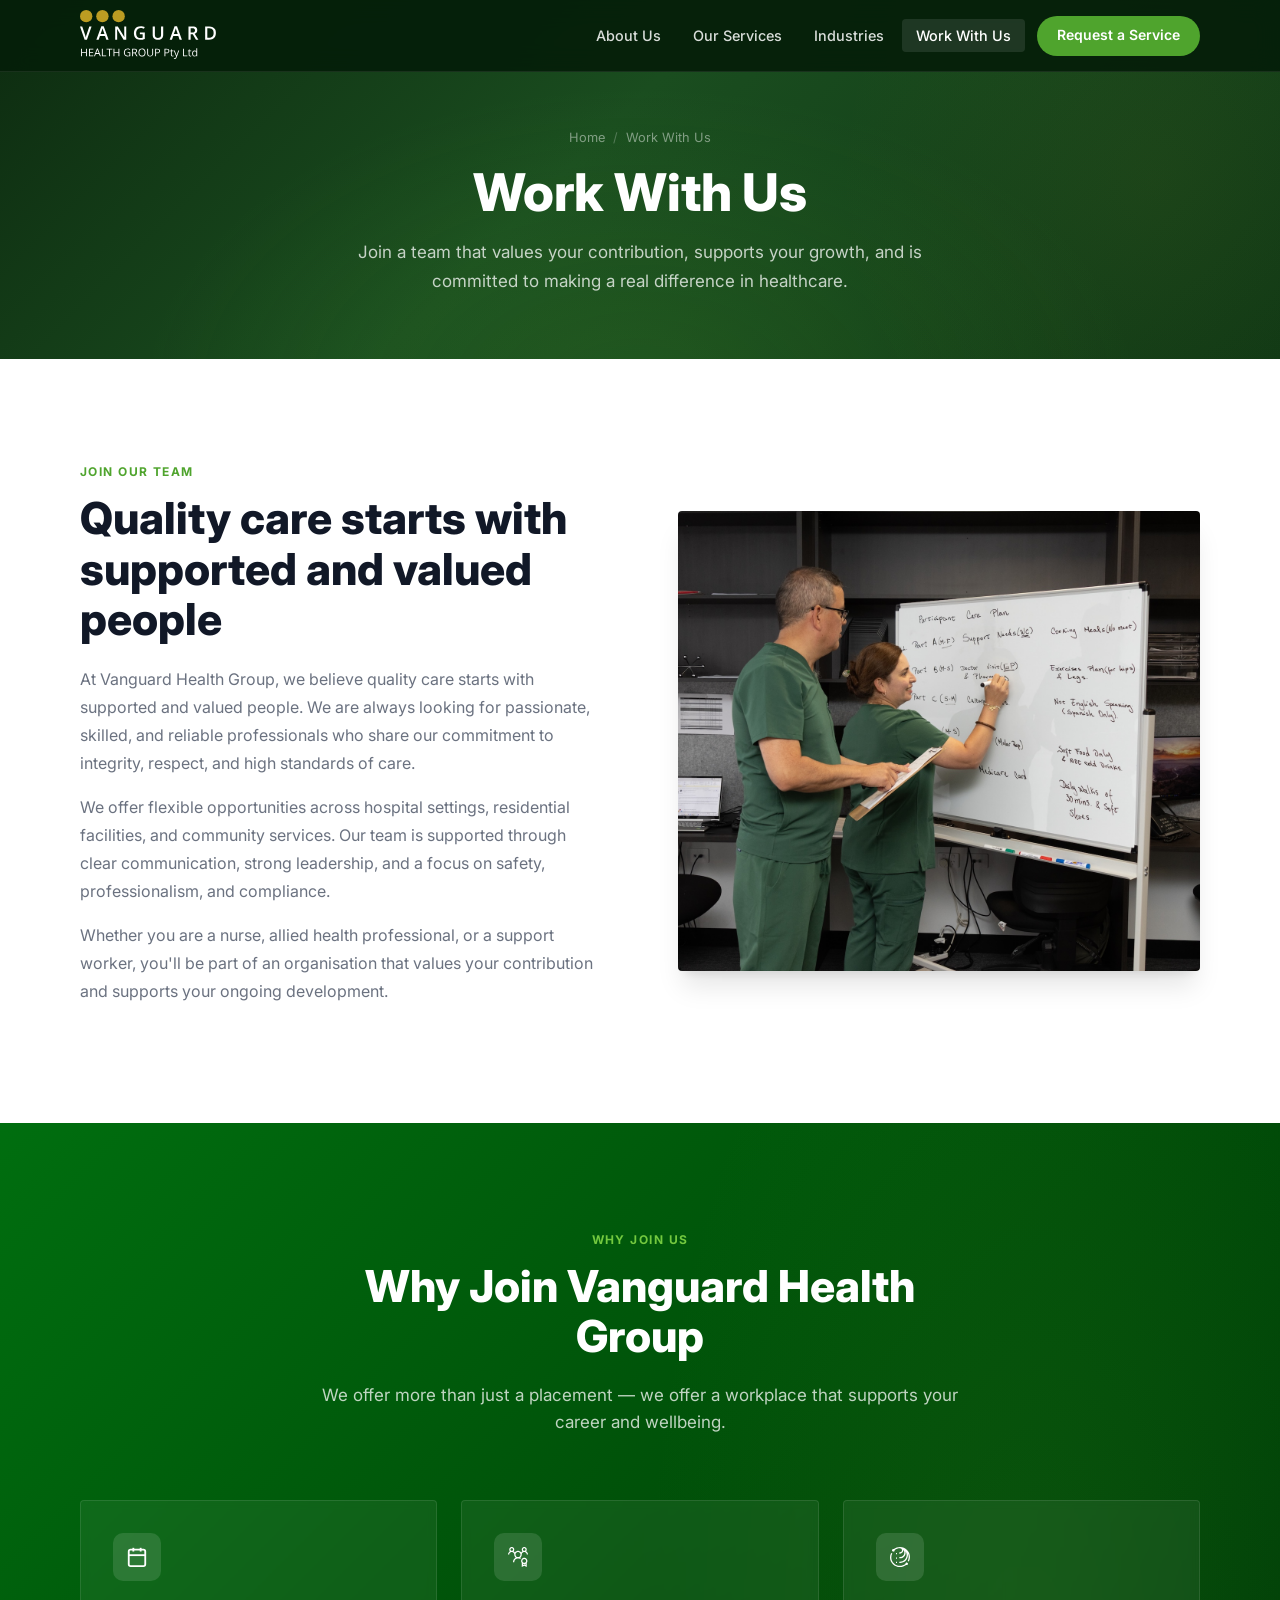
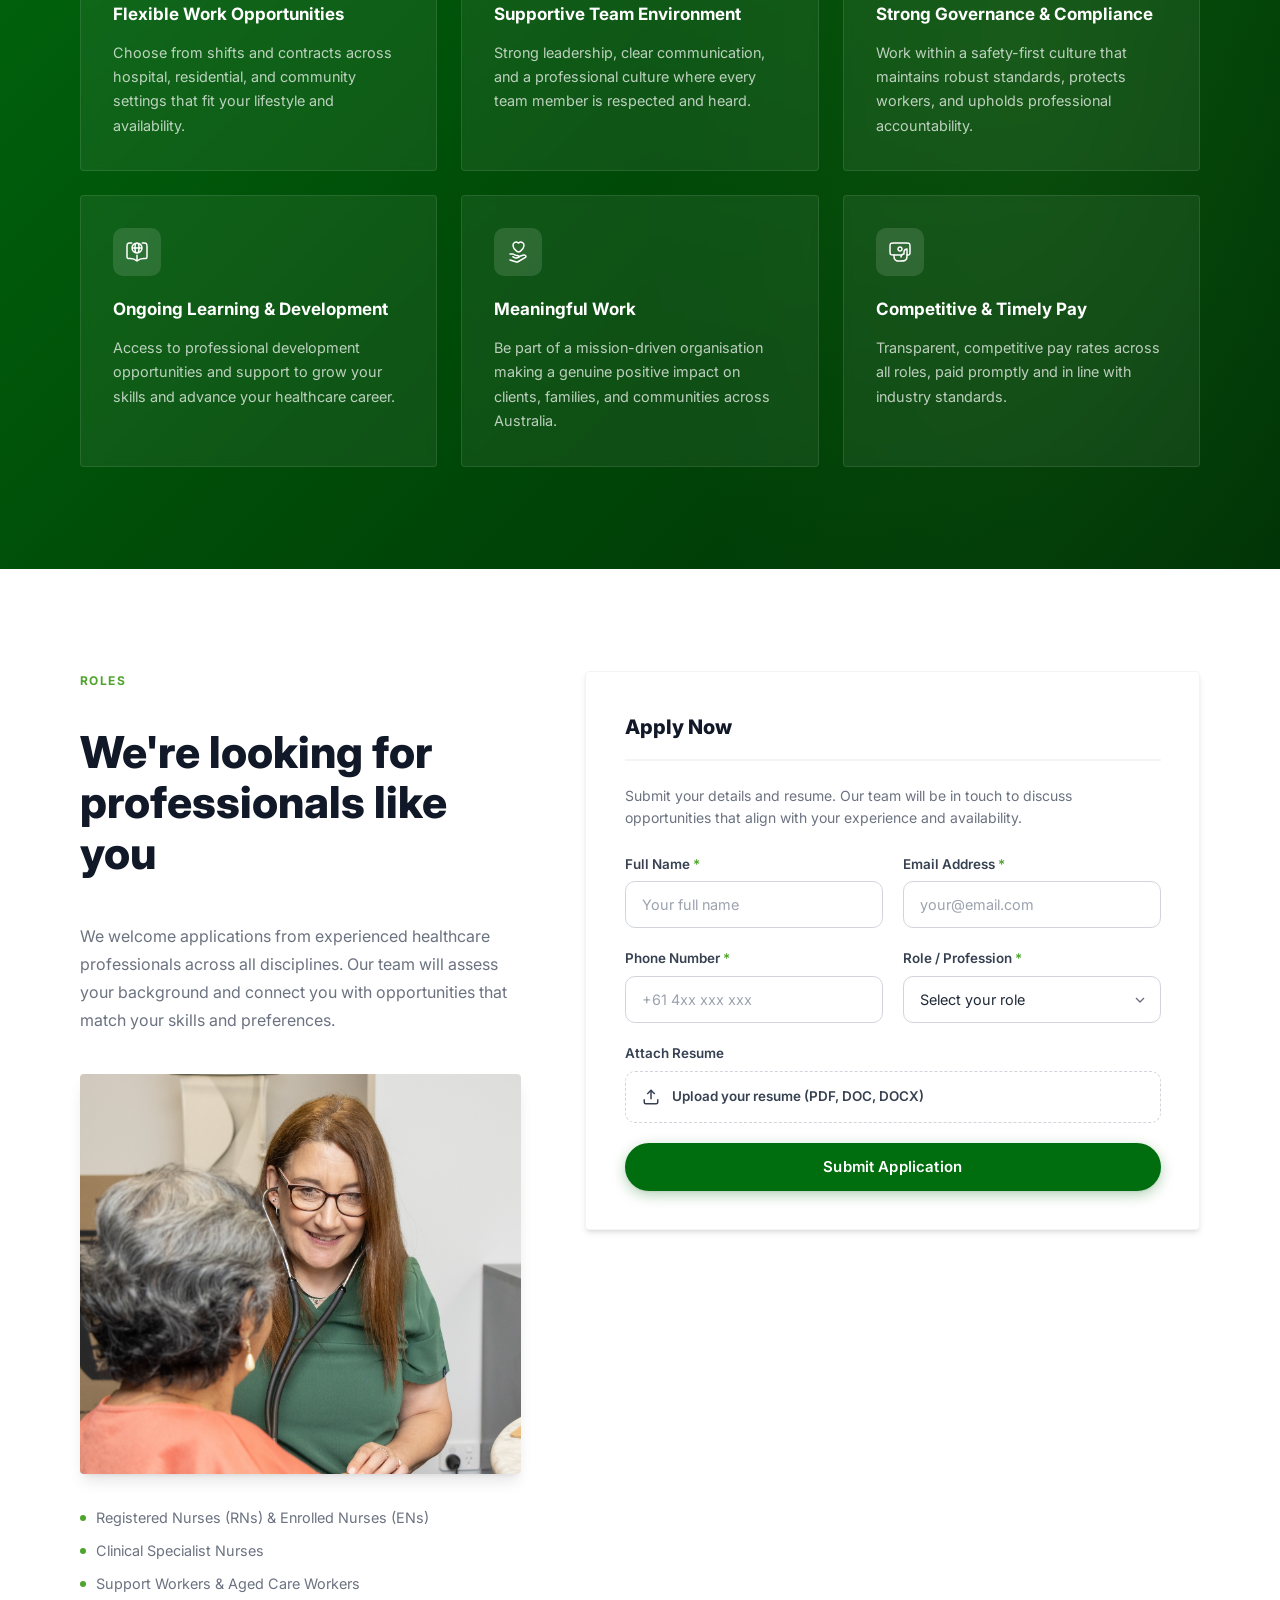
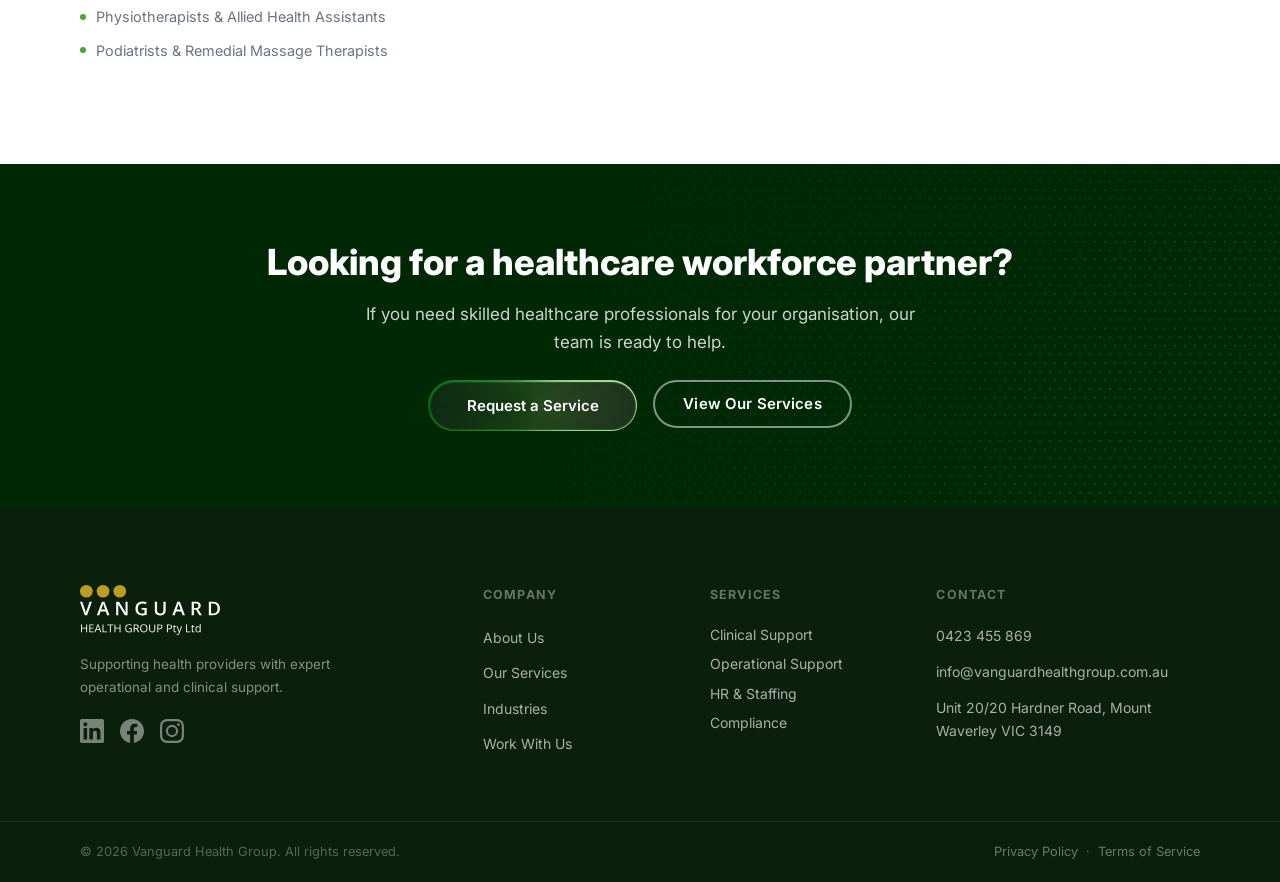
<file: work-with-us.html>
<!DOCTYPE html>
<html lang="en">
<head>
  <meta charset="UTF-8" />
  <meta name="viewport" content="width=device-width, initial-scale=1.0" />
  <meta name="description" content="Join Vanguard Health Group. We are always looking for passionate nurses, allied health professionals, and support workers across Australia." />
  <title>Work With Us | Vanguard Health Group</title>
  <!-- Favicon -->
  <link rel="icon" type="image/svg+xml" href="brand_assets/Favicon.svg" />
  <link rel="apple-touch-icon" href="brand_assets/Apple touch.svg" />
  <meta name="theme-color" content="#06200A" />
  <!-- Canonical -->
  <link rel="canonical" href="https://www.vanguardhealthgroup.com.au/work-with-us.html" />
  <!-- Open Graph -->
  <meta property="og:type" content="website" />
  <meta property="og:site_name" content="Vanguard Health Group" />
  <meta property="og:url" content="https://www.vanguardhealthgroup.com.au/work-with-us.html" />
  <meta property="og:title" content="Work With Us | Vanguard Health Group" />
  <meta property="og:description" content="Join Vanguard Health Group. We are always looking for passionate nurses, allied health professionals, and support workers across Australia." />
  <meta property="og:image" content="https://www.vanguardhealthgroup.com.au/brand_assets/og-Image.jpg" />
  <!-- Twitter Card -->
  <meta name="twitter:card" content="summary_large_image" />
  <meta name="twitter:title" content="Work With Us | Vanguard Health Group" />
  <meta name="twitter:description" content="Join Vanguard Health Group. We are always looking for passionate nurses, allied health professionals, and support workers across Australia." />
  <meta name="twitter:image" content="https://www.vanguardhealthgroup.com.au/brand_assets/og-Image.jpg" />
  <link rel="preconnect" href="https://fonts.googleapis.com" />
  <link rel="preconnect" href="https://fonts.gstatic.com" crossorigin />
  <link href="https://fonts.googleapis.com/css2?family=Inter:wght@300;400;500;600;700;800&display=swap" rel="stylesheet" />
  <link rel="stylesheet" href="css/styles.css" />
  <!-- Schema: BreadcrumbList + JobPosting -->
  <script type="application/ld+json">
  {
    "@context": "https://schema.org",
    "@type": "BreadcrumbList",
    "itemListElement": [
      { "@type": "ListItem", "position": 1, "name": "Home", "item": "https://www.vanguardhealthgroup.com.au/" },
      { "@type": "ListItem", "position": 2, "name": "Work With Us", "item": "https://www.vanguardhealthgroup.com.au/work-with-us.html" }
    ]
  }
  </script>
  <script type="application/ld+json">
  {
    "@context": "https://schema.org",
    "@type": "JobPosting",
    "title": "Healthcare Professionals — Nurses, Support Workers & Allied Health",
    "description": "Vanguard Health Group is always looking for passionate Registered Nurses, Enrolled Nurses, Support Workers, and Allied Health professionals across Australia. Flexible shifts, competitive rates, and a supportive team.",
    "hiringOrganization": {
      "@type": "Organization",
      "name": "Vanguard Health Group",
      "sameAs": "https://www.vanguardhealthgroup.com.au"
    },
    "jobLocation": {
      "@type": "Place",
      "address": {
        "@type": "PostalAddress",
        "streetAddress": "Unit 20/20 Hardner Road",
      "addressLocality": "Mount Waverley",
      "addressRegion": "VIC",
      "postalCode": "3149",
      "addressCountry": "AU"
      }
    },
    "employmentType": ["FULL_TIME", "PART_TIME", "CONTRACTOR"],
    "industry": "Healthcare & Community Services",
    "occupationalCategory": "Healthcare",
    "datePosted": "2026-03-10",
    "validThrough": "2027-03-10",
    "applicantLocationRequirements": {
      "@type": "Country",
      "name": "Australia"
    }
  }
  </script>
</head>
<body>

  <!-- ========== NAVIGATION ========== -->
  <header class="nav-wrapper" id="navbar">
    <nav class="nav container">
      <a href="index.html" class="nav-logo">
        <img src="brand_assets/Logo-Wordmark-Trademark.svg" alt="Vanguard Health Group" class="logo-img" />
      </a>
      <button class="nav-toggle" id="navToggle" aria-label="Toggle navigation" aria-expanded="false">
        <span></span><span></span><span></span>
      </button>
      <ul class="nav-links" id="navLinks" role="list">
        <li><a href="about.html"        class="nav-link">About Us</a></li>
        <li><a href="services.html"     class="nav-link">Our Services</a></li>
        <li><a href="industries.html"   class="nav-link">Industries</a></li>
        <li><a href="work-with-us.html" class="nav-link active">Work With Us</a></li>
        <li><a href="request.html"      class="nav-cta">Request a Service</a></li>
      </ul>
    </nav>
  </header>

  <!-- ========== MOBILE DRAWER ========== -->
  <div class="nav-drawer-overlay" id="navDrawerOverlay" aria-hidden="true"></div>
  <aside class="nav-drawer" id="navDrawer" aria-label="Site navigation" aria-hidden="true">
    <button class="drawer-close" id="drawerClose" aria-label="Close navigation">
      <svg viewBox="0 0 24 24" fill="none" stroke="currentColor" stroke-width="2" stroke-linecap="round" stroke-linejoin="round" aria-hidden="true"><line x1="18" y1="6" x2="6" y2="18"/><line x1="6" y1="6" x2="18" y2="18"/></svg>
    </button>
    <div class="drawer-logo">
      <img src="brand_assets/Logo-Wordmark-Trademark.svg" alt="Vanguard Health Group" class="drawer-logo-img" />
    </div>
    <div class="drawer-divider"></div>
    <nav class="drawer-nav">
      <a href="about.html" class="drawer-item">
        <div class="drawer-icon"><img src="Icons/Individuals.svg" alt="" class="icon-img" /></div>
        <div class="drawer-labels">
          <span class="drawer-label">About Us</span>
          <span class="drawer-sub">Our story &amp; values</span>
        </div>
      </a>
      <div class="drawer-divider"></div>
      <a href="services.html" class="drawer-item">
        <div class="drawer-icon"><img src="Icons/Allied health.svg" alt="" class="icon-img" /></div>
        <div class="drawer-labels">
          <span class="drawer-label">Our Services</span>
          <span class="drawer-sub">Nursing, Support &amp; Allied health</span>
        </div>
      </a>
      <div class="drawer-divider"></div>
      <a href="industries.html" class="drawer-item">
        <div class="drawer-icon"><img src="Icons/Hospital.svg" alt="" class="icon-img" /></div>
        <div class="drawer-labels">
          <span class="drawer-label">Industries</span>
          <span class="drawer-sub">Sectors we support</span>
        </div>
      </a>
      <div class="drawer-divider"></div>
      <a href="work-with-us.html" class="drawer-item active">
        <div class="drawer-icon"><img src="Icons/Nurse.svg" alt="" class="icon-img" /></div>
        <div class="drawer-labels">
          <span class="drawer-label">Work With Us</span>
          <span class="drawer-sub">Join our team</span>
        </div>
      </a>
      <div class="drawer-divider"></div>
      <a href="request.html" class="drawer-item">
        <div class="drawer-icon">
          <svg class="drawer-svg-icon" viewBox="0 0 24 24" fill="none" stroke="currentColor" stroke-width="1.5" stroke-linecap="round" stroke-linejoin="round" aria-hidden="true"><path d="M6.62 10.79a15.05 15.05 0 0 0 6.59 6.59l2.2-2.2a1 1 0 0 1 1.02-.24 11.36 11.36 0 0 0 3.57.57 1 1 0 0 1 1 1V20a1 1 0 0 1-1 1A17 17 0 0 1 3 4a1 1 0 0 1 1-1h3.5a1 1 0 0 1 1 1 11.36 11.36 0 0 0 .57 3.57 1 1 0 0 1-.25 1.02z"/></svg>
        </div>
        <div class="drawer-labels">
          <span class="drawer-label">Request a Service</span>
          <span class="drawer-sub">Contact us to request our services</span>
        </div>
      </a>
      <div class="drawer-divider"></div>
    </nav>
    <div class="drawer-footer">
      <p><a href="tel:+61423455869">0423 455 869</a></p>
      <p><a href="mailto:info@vanguardhealthgroup.com.au">info@vanguardhealthgroup.com.au</a></p>
      <p>&copy; 2026 Vanguard Health Group.<br>All rights reserved.</p>
    </div>
  </aside>

  <main>

    <!-- ========== PAGE HERO ========== -->
    <div class="page-hero">
      <div class="page-hero-content container">
        <nav class="breadcrumb" aria-label="Breadcrumb">
          <a href="index.html">Home</a>
          <span class="breadcrumb-sep" aria-hidden="true">/</span>
          <span>Work With Us</span>
        </nav>
        <h1>Work With Us</h1>
        <p>Join a team that values your contribution, supports your growth, and is committed to making a real difference in healthcare.</p>
      </div>
    </div>

    <!-- ========== INTRO ========== -->
    <section class="section" aria-labelledby="work-intro-heading">
      <div class="container split-layout">
        <div class="split-content">
          <span class="section-label">Join Our Team</span>
          <h2 id="work-intro-heading" class="section-heading">Quality care starts with supported and valued people</h2>
          <p class="section-text">
            At Vanguard Health Group, we believe quality care starts with supported and valued people. We are always looking for passionate, skilled, and reliable professionals who share our commitment to integrity, respect, and high standards of care.
          </p>
          <p class="section-text">
            We offer flexible opportunities across hospital settings, residential facilities, and community services. Our team is supported through clear communication, strong leadership, and a focus on safety, professionalism, and compliance.
          </p>
          <p class="section-text">
            Whether you are a nurse, allied health professional, or a support worker, you'll be part of an organisation that values your contribution and supports your ongoing development.
          </p>
        </div>
        <div class="split-visual">
          <img
            src="brand_assets/WorkwithUs_Qualitycarestarts with supported and valued people.JPG"
            alt="Vanguard Health Group supported healthcare professionals"
            class="split-img"
          />
        </div>
      </div>
    </section>

    <!-- ========== BENEFITS ========== -->
    <section class="section commitment-section" aria-labelledby="benefits-heading">
      <div class="container">
        <div class="section-header">
          <span class="section-label section-label--light">Why Join Us</span>
          <h2 id="benefits-heading" class="section-heading section-heading--light">Why Join Vanguard Health Group</h2>
          <p class="section-intro" style="color:rgba(255,255,255,.75);">We offer more than just a placement — we offer a workplace that supports your career and wellbeing.</p>
        </div>
        <div class="commitment-grid commitment-grid--3col">
          <div class="commitment-card">
            <div class="commitment-icon" aria-hidden="true">
              <svg viewBox="0 0 24 24" fill="none" stroke="currentColor" stroke-width="2"><rect x="3" y="4" width="18" height="18" rx="2" ry="2"/><line x1="16" y1="2" x2="16" y2="6"/><line x1="8" y1="2" x2="8" y2="6"/><line x1="3" y1="10" x2="21" y2="10"/></svg>
            </div>
            <h3>Flexible Work Opportunities</h3>
            <p>Choose from shifts and contracts across hospital, residential, and community settings that fit your lifestyle and availability.</p>
          </div>
          <div class="commitment-card">
            <div class="commitment-icon" aria-hidden="true">
              <img src="Icons/Teamwork.svg" alt="" class="icon-img" />
            </div>
            <h3>Supportive Team Environment</h3>
            <p>Strong leadership, clear communication, and a professional culture where every team member is respected and heard.</p>
          </div>
          <div class="commitment-card">
            <div class="commitment-icon" aria-hidden="true">
              <img src="Icons/Governance.svg" alt="" class="icon-img" />
            </div>
            <h3>Strong Governance &amp; Compliance</h3>
            <p>Work within a safety-first culture that maintains robust standards, protects workers, and upholds professional accountability.</p>
          </div>
          <div class="commitment-card">
            <div class="commitment-icon" aria-hidden="true">
              <img src="Icons/Continous learning.svg" alt="" class="icon-img" />
            </div>
            <h3>Ongoing Learning &amp; Development</h3>
            <p>Access to professional development opportunities and support to grow your skills and advance your healthcare career.</p>
          </div>
          <div class="commitment-card">
            <div class="commitment-icon" aria-hidden="true">
              <img src="Icons/Meaningful.svg" alt="" class="icon-img" />
            </div>
            <h3>Meaningful Work</h3>
            <p>Be part of a mission-driven organisation making a genuine positive impact on clients, families, and communities across Australia.</p>
          </div>
          <div class="commitment-card">
            <div class="commitment-icon" aria-hidden="true">
              <img src="Icons/Payment.svg" alt="" class="icon-img" />
            </div>
            <h3>Competitive &amp; Timely Pay</h3>
            <p>Transparent, competitive pay rates across all roles, paid promptly and in line with industry standards.</p>
          </div>
        </div>
      </div>
    </section>

    <!-- ========== APPLY ========== -->
    <section class="section" aria-labelledby="apply-heading">
      <div class="container">
        <div class="work-layout">

          <!-- Left: who we're looking for -->
          <div class="work-content">
            <span class="section-label">Roles</span>
            <h2 id="apply-heading" class="section-heading">We're looking for professionals like you</h2>
            <p class="section-text">We welcome applications from experienced healthcare professionals across all disciplines. Our team will assess your background and connect you with opportunities that match your skills and preferences.</p>

            <img
              src="brand_assets/WorkwithUs_Roles.JPG"
              alt="Healthcare professionals joining Vanguard Health Group"
              class="split-img split-img--medium"
            />

            <ul style="display:flex;flex-direction:column;gap:.625rem;margin-top:.5rem;">
              <li style="display:flex;align-items:center;gap:.625rem;font-size:.9rem;color:var(--text-light);">
                <span style="width:6px;height:6px;background:var(--green-main);border-radius:50%;flex-shrink:0;"></span>
                Registered Nurses (RNs) &amp; Enrolled Nurses (ENs)
              </li>
              <li style="display:flex;align-items:center;gap:.625rem;font-size:.9rem;color:var(--text-light);">
                <span style="width:6px;height:6px;background:var(--green-main);border-radius:50%;flex-shrink:0;"></span>
                Clinical Specialist Nurses
              </li>
              <li style="display:flex;align-items:center;gap:.625rem;font-size:.9rem;color:var(--text-light);">
                <span style="width:6px;height:6px;background:var(--green-main);border-radius:50%;flex-shrink:0;"></span>
                Support Workers &amp; Aged Care Workers
              </li>
              <li style="display:flex;align-items:center;gap:.625rem;font-size:.9rem;color:var(--text-light);">
                <span style="width:6px;height:6px;background:var(--green-main);border-radius:50%;flex-shrink:0;"></span>
                Physiotherapists &amp; Allied Health Assistants
              </li>
              <li style="display:flex;align-items:center;gap:.625rem;font-size:.9rem;color:var(--text-light);">
                <span style="width:6px;height:6px;background:var(--green-main);border-radius:50%;flex-shrink:0;"></span>
                Podiatrists &amp; Remedial Massage Therapists
              </li>
            </ul>
          </div>

          <!-- Right: application form -->
          <div class="benefits-card">
            <h3>Apply Now</h3>
            <p style="font-size:.875rem;color:var(--text-light);margin-bottom:1.5rem;line-height:1.6;">
              Submit your details and resume. Our team will be in touch to discuss opportunities that align with your experience and availability.
            </p>

            <form class="apply-form" id="applyForm" novalidate>
              <div class="form-row">
                <div class="form-group">
                  <label for="applyName">Full Name <span aria-hidden="true">*</span></label>
                  <input type="text" id="applyName" name="applyName" required autocomplete="name" placeholder="Your full name" />
                </div>
                <div class="form-group">
                  <label for="applyEmail">Email Address <span aria-hidden="true">*</span></label>
                  <input type="email" id="applyEmail" name="applyEmail" required autocomplete="email" placeholder="your@email.com" />
                </div>
              </div>
              <div class="form-row">
                <div class="form-group">
                  <label for="applyPhone">Phone Number <span aria-hidden="true">*</span></label>
                  <input type="tel" id="applyPhone" name="applyPhone" required autocomplete="tel" placeholder="+61 4xx xxx xxx" />
                </div>
                <div class="form-group">
                  <label for="applyRole">Role / Profession <span aria-hidden="true">*</span></label>
                  <select id="applyRole" name="applyRole" required>
                    <option value="" disabled selected>Select your role</option>
                    <option value="rn">Registered Nurse (RN)</option>
                    <option value="en">Enrolled Nurse (EN)</option>
                    <option value="clinical-specialist">Clinical Specialist Nurse</option>
                    <option value="support-worker">Support Worker / Aged Care</option>
                    <option value="physiotherapy">Physiotherapist</option>
                    <option value="podiatry">Podiatrist</option>
                    <option value="aha">Allied Health Assistant</option>
                    <option value="remedial-massage">Remedial Massage Therapist</option>
                    <option value="other">Other</option>
                  </select>
                </div>
              </div>
              <div class="form-group">
                <label for="applyResume">Attach Resume</label>
                <div class="file-input-wrap">
                  <input type="file" id="applyResume" name="applyResume" accept=".pdf,.doc,.docx" />
                  <label for="applyResume" class="file-label">
                    <svg viewBox="0 0 24 24" fill="none" stroke="currentColor" stroke-width="2" aria-hidden="true"><path d="M21 15v4a2 2 0 0 1-2 2H5a2 2 0 0 1-2-2v-4"/><polyline points="17 8 12 3 7 8"/><line x1="12" y1="3" x2="12" y2="15"/></svg>
                    <span id="fileLabel">Upload your resume (PDF, DOC, DOCX)</span>
                  </label>
                </div>
              </div>
              <button type="submit" class="btn btn-primary btn--full">
                Submit Application
                <svg viewBox="0 0 24 24" fill="none" stroke="currentColor" stroke-width="2" aria-hidden="true"><line x1="5" y1="12" x2="19" y2="12"/><polyline points="12 5 19 12 12 19"/></svg>
              </button>
              <div class="form-success" id="applySuccess" aria-live="polite" hidden>
                <svg viewBox="0 0 24 24" fill="none" stroke="currentColor" stroke-width="2" aria-hidden="true"><path d="M22 11.08V12a10 10 0 1 1-5.93-9.14"/><polyline points="22 4 12 14.01 9 11.01"/></svg>
                <p>Thank you for applying! We'll be in touch shortly.</p>
              </div>
            </form>
          </div>

        </div>
      </div>
    </section>

    <!-- ========== CTA BANNER ========== -->
    <section class="cta-banner" aria-labelledby="work-cta-heading">
      <div class="cta-dots-bg" aria-hidden="true"></div>
      <div class="container cta-banner-inner">
        <h2 id="work-cta-heading">Looking for a healthcare workforce partner?</h2>
        <p>If you need skilled healthcare professionals for your organisation, our team is ready to help.</p>
        <div class="cta-banner-actions">
          <span class="cta-ring-wrap">
            <span class="cta-ring-spin" aria-hidden="true"></span>
            <div class="cta-ring-inner">
              <a href="request.html" class="cta-ring-btn">Request a Service</a>
            </div>
          </span>
          <a href="services.html" class="btn btn-outline">View Our Services</a>
        </div>
      </div>
    </section>

  </main>

  <!-- ========== FOOTER ========== -->
  <footer class="footer">
    <div class="container footer-grid">
      <div class="footer-brand">
        <a href="index.html" class="footer-brand-logo">
          <img src="brand_assets/Logo-Wordmark-Trademark.svg" alt="Vanguard Health Group" class="footer-logo-img" />
        </a>
        <p class="footer-desc">Supporting health providers with expert operational and clinical support.</p>
        <div class="footer-socials">
          <a href="https://www.linkedin.com/company/vanguard-health-group-pty-ltd/about/" target="_blank" rel="noopener" aria-label="LinkedIn">
            <svg viewBox="0 0 24 24" fill="currentColor" xmlns="http://www.w3.org/2000/svg"><path d="M20.45 20.45h-3.554v-5.57c0-1.328-.027-3.036-1.852-3.036-1.854 0-2.137 1.446-2.137 2.94v5.666H9.352V9h3.413v1.561h.048c.476-.9 1.637-1.85 3.37-1.85 3.601 0 4.268 2.37 4.268 5.455v6.284zM5.337 7.433a2.062 2.062 0 0 1-2.063-2.065 2.064 2.064 0 1 1 2.063 2.065zm1.782 13.019H3.555V9h3.564v11.452zM22.225 0H1.771C.792 0 0 .774 0 1.729v20.542C0 23.227.792 24 1.771 24h20.451C23.2 24 24 23.227 24 22.271V1.729C24 .774 23.2 0 22.222 0h.003z"/></svg>
          </a>
          <a href="https://www.facebook.com/profile.php?id=61576440015926" target="_blank" rel="noopener" aria-label="Facebook">
            <svg viewBox="0 0 24 24" fill="currentColor" xmlns="http://www.w3.org/2000/svg"><path d="M24 12.073C24 5.404 18.627 0 12 0S0 5.404 0 12.073C0 18.1 4.388 23.094 10.125 24v-8.437H7.078v-3.49h3.047V9.41c0-3.025 1.791-4.697 4.533-4.697 1.312 0 2.686.236 2.686.236v2.97h-1.513c-1.491 0-1.956.93-1.956 1.886v2.267h3.328l-.532 3.49h-2.796V24C19.612 23.094 24 18.1 24 12.073z"/></svg>
          </a>
          <a href="https://www.instagram.com/vanguardhealthgroup" target="_blank" rel="noopener" aria-label="Instagram">
            <svg viewBox="0 0 24 24" fill="currentColor" xmlns="http://www.w3.org/2000/svg"><path d="M12 2.163c3.204 0 3.584.012 4.85.07 3.252.148 4.771 1.691 4.919 4.919.058 1.265.069 1.645.069 4.849 0 3.205-.012 3.584-.069 4.849-.149 3.225-1.664 4.771-4.919 4.919-1.266.058-1.644.07-4.85.07-3.204 0-3.584-.012-4.849-.07-3.26-.149-4.771-1.699-4.919-4.92-.058-1.265-.07-1.644-.07-4.849 0-3.204.013-3.583.07-4.849.149-3.227 1.664-4.771 4.919-4.919 1.266-.057 1.645-.069 4.849-.069zM12 0C8.741 0 8.333.014 7.053.072 2.695.272.273 2.69.073 7.052.014 8.333 0 8.741 0 12c0 3.259.014 3.668.072 4.948.2 4.358 2.618 6.78 6.98 6.98C8.333 23.986 8.741 24 12 24c3.259 0 3.668-.014 4.948-.072 4.354-.2 6.782-2.618 6.979-6.98.059-1.28.073-1.689.073-4.948 0-3.259-.014-3.667-.072-4.947-.196-4.354-2.617-6.78-6.979-6.98C15.668.014 15.259 0 12 0zm0 5.838a6.162 6.162 0 1 0 0 12.324 6.162 6.162 0 0 0 0-12.324zM12 16a4 4 0 1 1 0-8 4 4 0 0 1 0 8zm6.406-11.845a1.44 1.44 0 1 0 0 2.881 1.44 1.44 0 0 0 0-2.881z"/></svg>
          </a>
        </div>
      </div>
      <div class="footer-nav">
        <h4>Company</h4>
        <ul role="list">
          <li><a href="about.html">About Us</a></li>
          <li><a href="services.html">Our Services</a></li>
          <li><a href="industries.html">Industries</a></li>
          <li><a href="work-with-us.html">Work With Us</a></li>
        </ul>
      </div>
      <div class="footer-services">
        <h4>Services</h4>
        <ul role="list">
          <li>Clinical Support</li>
          <li>Operational Support</li>
          <li>HR &amp; Staffing</li>
          <li>Compliance</li>
        </ul>
      </div>
      <div class="footer-contact">
        <h4>Contact</h4>
        <address>
          <p><a href="tel:+61423455869">0423 455 869</a></p>
          <p><a href="mailto:info@vanguardhealthgroup.com.au">info@vanguardhealthgroup.com.au</a></p>
          <p>Unit 20/20 Hardner Road, Mount Waverley VIC 3149</p>
        </address>
      </div>
    </div>
    <div class="footer-bottom">
      <div class="container footer-bottom-inner">
        <p>&copy; 2026 Vanguard Health Group. All rights reserved.</p>
        <p class="footer-legal"><a href="#">Privacy Policy</a> &nbsp;&middot;&nbsp; <a href="#">Terms of Service</a></p>
      </div>
    </div>
  </footer>

  <script src="js/main.js"></script>
</body>
</html>
</file>
<file: css/styles.css>
/* ============================================================
   VANGUARD HEALTH GROUP — Stylesheet
   Brand: Green #4fa42d / Gold #BC9C22
   ============================================================ */

/* ── Variables ───────────────────────────────────────────── */
:root {
  --green-main:     #4fa42d;
  --green-dark:     #006E0F;
  --green-light:    #73c93f;
  --green-inactive: #bbe5a2;
  --green-bg:       #f0f9eb;

  --gold-main:  #BC9C22;
  --gold-dark:  #9b7818;
  --gold-light: #d0b427;

  --white:    #ffffff;
  --gray-50:  #f9fafb;
  --gray-100: #f3f4f6;
  --gray-200: #e5e7eb;
  --gray-300: #d1d5db;
  --gray-400: #9ca3af;
  --gray-600: #4b5563;
  --gray-700: #374151;
  --gray-800: #1f2937;
  --gray-900: #111827;

  --text:       #1f2937;
  --text-light: #6b7280;
  --text-muted: #9ca3af;

  --shadow-sm:  0 1px 2px 0 rgba(0,0,0,.05);
  --shadow-md:  0 4px 6px -1px rgba(0,0,0,.1), 0 2px 4px -2px rgba(0,0,0,.1);
  --shadow-lg:  0 10px 15px -3px rgba(0,0,0,.1), 0 4px 6px -4px rgba(0,0,0,.1);
  --shadow-xl:  0 20px 25px -5px rgba(0,0,0,.1), 0 8px 10px -6px rgba(0,0,0,.1);

  --radius-sm: 4px;
  --radius:    10px;
  --radius-lg: 4px;
  --radius-xl: 4px;

  --transition: 0.25s ease;
  --font: 'Inter', system-ui, -apple-system, sans-serif;
  --max-w: 1200px;
  --nav-h: 72px;

  /* ── Button token system ─────────────────────────────────── */
  --btn-primary:              var(--green-main);
  --btn-primary-dark:         var(--green-dark);
  --btn-primary-hover:        rgba(79,164,45,.10);
  --btn-primary-hover-dark:   rgba(0,110,15,.10);
  --btn-neutral:              #5c5c5c;
  --btn-neutral-dark:         #414958;
  --btn-neutral-hover:        #626d84;
  --btn-neutral-hover-dark:   #363d49;
  --btn-neutral-soft:         #ebebeb;
  --btn-focus-ring:           var(--green-main);
  --btn-text:                 #5c5c5c;
  --btn-text-hover:           #171717;
  --btn-hover-overlay:        rgba(43,48,59,.05);
  --btn-shadow-base:          0px 1px 2px 0px rgba(14,18,27,.06);
  --btn-shadow-primary:       var(--btn-shadow-base), inset 0 0 0 1px var(--btn-primary);
  --btn-shadow-neutral:       var(--btn-shadow-base), inset 0 0 0 1px var(--btn-neutral-soft);
  --btn-shadow-focus:         0 0 0 3px var(--btn-focus-ring);
  --btn-border-radius:        100px;
  --btn-font-weight:          600;
  --btn-font-size:            .9375rem;
  --btn-transition:           background-color .15s ease-in-out,
                              box-shadow .15s ease-in-out,
                              color .15s ease-in-out,
                              transform .15s ease-in-out;
}

/* ── Reset ───────────────────────────────────────────────── */
*,
*::before,
*::after { box-sizing: border-box; margin: 0; padding: 0; }

html {
  scroll-behavior: smooth;
  scroll-padding-top: var(--nav-h);
  font-size: 16px;
  -webkit-text-size-adjust: 100%;
}

body {
  font-family: var(--font);
  color: var(--text);
  background: var(--white);
  line-height: 1.6;
  -webkit-font-smoothing: antialiased;
}

img, svg { display: block; }
a { color: inherit; text-decoration: none; }
ul { list-style: none; }
button { cursor: pointer; border: none; background: none; font-family: inherit; }
input, select, textarea { font-family: inherit; }

/* ── Utility ─────────────────────────────────────────────── */
.container {
  max-width: var(--max-w);
  margin-inline: auto;
  padding-inline: clamp(1rem, 4vw, 2.5rem);
}

.section {
  padding-block: clamp(4rem, 8vw, 7rem);
}

.section-label {
  display: inline-block;
  font-size: 0.75rem;
  font-weight: 700;
  letter-spacing: 0.12em;
  text-transform: uppercase;
  color: var(--green-main);
  margin-bottom: 0.75rem;
}

.section-label--light { color: var(--green-light); }

.section-heading {
  font-size: clamp(1.75rem, 3.5vw, 2.75rem);
  font-weight: 800;
  line-height: 1.15;
  color: var(--gray-900);
  margin-bottom: 1.25rem;
}

.section-heading--light { color: var(--white); }

.section-text {
  font-size: 1rem;
  color: var(--text-light);
  line-height: 1.75;
  margin-bottom: 1rem;
  max-width: 60ch;
}

.section-text--light { color: rgba(255,255,255,.82); }

.section-header {
  text-align: center;
  max-width: 680px;
  margin-inline: auto;
  margin-bottom: clamp(2.5rem, 5vw, 4rem);
}

.section-intro {
  font-size: 1.0625rem;
  color: var(--text-light);
}

/* ── Button System ───────────────────────────────────────── */
.btn {
  position: relative;
  overflow: hidden;
  display: inline-flex;
  align-items: center;
  justify-content: center;
  gap: .5rem;
  padding: 0 1.75rem;
  height: 48px;
  min-width: 160px;
  border-radius: var(--btn-border-radius);
  font-size: var(--btn-font-size);
  font-weight: var(--btn-font-weight);
  letter-spacing: .01em;
  white-space: nowrap;
  border: 0;
  cursor: pointer;
  font-family: var(--font);
  line-height: 1.25rem;
  text-align: center;
  text-decoration: none;
  transition: var(--btn-transition);
}

.btn:focus-visible {
  outline: none;
  box-shadow: var(--btn-shadow-focus);
}

.btn:disabled { opacity: .5; cursor: not-allowed; }
.btn svg { width: 16px; height: 16px; flex-shrink: 0; }

/* Size modifiers */
.btn--sm  { height: 40px; padding: 0 1.25rem; font-size: .875rem;  min-width: 120px; }
.btn--xs  { height: 34px; padding: 0 1rem;    font-size: .8125rem; min-width: 0; }
.btn--xxs { height: 28px; padding: 0 .75rem;  font-size: .75rem;   min-width: 0; }
.btn--full { width: 100%; min-width: 0; }
.btn--icon { width: 48px; padding: 0; min-width: 0; }

/* Primary filled — green dark */
.btn-primary {
  background: var(--green-dark);
  color: var(--white);
  box-shadow: var(--btn-shadow-base), 0 4px 14px rgba(0,110,15,.3);
}
.btn-primary:hover:not(:disabled) {
  background: var(--green-main);
  box-shadow: 0 6px 20px rgba(79,164,45,.35);
  transform: translateY(-1px);
}

/* Primary stroke — outlined green */
.btn-primary-stroke {
  background: var(--white);
  color: var(--btn-primary);
  box-shadow: var(--btn-shadow-primary);
}
.btn-primary-stroke:hover:not(:disabled) {
  background: var(--btn-primary-hover);
  box-shadow: var(--btn-shadow-base);
}

/* Primary lighter — tinted green bg */
.btn-primary-lighter {
  background: color-mix(in srgb, var(--btn-primary) 10%, transparent);
  color: var(--btn-primary);
}
.btn-primary-lighter:hover:not(:disabled) {
  background: color-mix(in srgb, var(--btn-primary) 20%, transparent);
}

/* Primary ghost — text only */
.btn-primary-ghost { color: var(--btn-primary); }
.btn-primary-ghost:hover:not(:disabled) {
  background: var(--btn-primary-hover);
}

/* Secondary — white with green-dark text */
.btn-secondary {
  background: var(--white);
  color: var(--green-dark);
  box-shadow: var(--btn-shadow-base), inset 0 0 0 1px rgba(0,110,15,.2);
}
.btn-secondary:hover:not(:disabled) {
  background: var(--green-bg);
  box-shadow: var(--btn-shadow-base), inset 0 0 0 1px var(--green-dark);
  transform: translateY(-1px);
}

/* Neutral filled */
.btn-neutral-filled {
  background: var(--btn-neutral);
  color: var(--white);
  box-shadow: var(--btn-shadow-base);
}
.btn-neutral-filled:hover:not(:disabled) {
  background: var(--btn-neutral-hover);
}

/* Neutral stroke */
.btn-neutral-stroke {
  background: var(--white);
  color: var(--btn-text);
  box-shadow: var(--btn-shadow-neutral);
}
.btn-neutral-stroke:hover:not(:disabled) {
  color: var(--btn-text-hover);
  background: transparent;
}

/* Neutral lighter */
.btn-neutral-lighter {
  background: color-mix(in srgb, var(--btn-neutral) 10%, transparent);
  color: var(--btn-neutral);
}
.btn-neutral-lighter:hover:not(:disabled) {
  background: color-mix(in srgb, var(--btn-neutral) 20%, transparent);
}

/* Neutral ghost */
.btn-neutral-ghost { color: var(--btn-neutral); }
.btn-neutral-ghost:hover:not(:disabled) {
  background: var(--btn-hover-overlay);
}

/* Outline light — for dark backgrounds */
.btn-outline {
  background: transparent;
  color: var(--white);
  border: 2px solid rgba(255,255,255,.5);
}
.btn-outline:hover:not(:disabled) {
  background: rgba(255,255,255,.10);
  border-color: var(--white);
}

/* Outline dark — for light backgrounds */
.btn-outline-dark {
  background: transparent;
  color: var(--btn-primary);
  box-shadow: var(--btn-shadow-primary);
}
.btn-outline-dark:hover:not(:disabled) {
  background: var(--btn-primary-hover);
  box-shadow: var(--btn-shadow-base);
  color: var(--btn-primary-dark);
}

/* ── Interactive hover buttons ───────────────────────────── */
/* Blob colour + hover text colour per variant */
.btn-primary      { --btn-blob: var(--green-light);  --btn-hover-text: var(--white); }
.btn-secondary    { --btn-blob: var(--green-dark);   --btn-hover-text: var(--white); }
.btn-outline      { --btn-blob: var(--white);         --btn-hover-text: var(--green-dark); }
.btn-outline-dark { --btn-blob: var(--green-dark);   --btn-hover-text: var(--white); }
.nav-cta          { --btn-blob: var(--green-dark);   --btn-hover-text: var(--white);
                    position: relative; overflow: hidden; }

/* Label — slides right and fades out on hover */
.btn-text {
  position: relative;
  z-index: 1;
  display: inline-flex;
  align-items: center;
  justify-content: center;
  gap: 0.5rem;
  transition: transform 0.3s ease, opacity 0.3s ease;
}

.btn:hover .btn-text,
.nav-cta:hover .btn-text {
  transform: translateX(2.5rem);
  opacity: 0;
}

/* Hover content (text + arrow) — slides in from the right */
.btn-hover-content {
  position: absolute;
  inset: 0;
  z-index: 2;
  display: flex;
  align-items: center;
  justify-content: center;
  gap: 0.375rem;
  color: var(--btn-hover-text, var(--white));
  transform: translateX(2.5rem);
  opacity: 0;
  transition: transform 0.3s ease, opacity 0.3s ease;
  pointer-events: none;
  white-space: nowrap;
  font-size: inherit;
  font-weight: inherit;
}

.btn-hover-content svg { flex-shrink: 0; }

.btn:hover .btn-hover-content,
.nav-cta:hover .btn-hover-content {
  transform: translateX(-0.25rem);
  opacity: 1;
}

/* Blob — expands from left-centre to fill the button */
.btn-blob {
  position: absolute;
  left: 15%;
  top: 50%;
  width: 1rem;
  height: 1rem;
  border-radius: 50%;
  background: var(--btn-blob, var(--green-main));
  transform: translateY(-50%) scale(0);
  transition: transform 0.4s cubic-bezier(0.25, 0.46, 0.45, 0.94);
  z-index: 0;
  pointer-events: none;
}

.btn:hover .btn-blob,
.nav-cta:hover .btn-blob {
  transform: translateY(-50%) scale(100);
}

/* ── Logo ────────────────────────────────────────────────── */
.logo-img {
  height: 18px;
  width: auto;
  display: block;
}

.logo-img--white {
  filter: brightness(0) invert(1);
}

/* ── Icon image library ───────────────────────────────────── */
.icon-img {
  width: 24px;
  height: 24px;
  display: block;
  flex-shrink: 0;
  transition: filter 0.2s ease;
}

/* Dark green sections → white icons */
.commitment-section .icon-img,
.mission-card--green .icon-img,
.mission-card--gold .icon-img {
  filter: brightness(0) invert(1);
}

/* Light sections → brand green icons */
.service-icon .icon-img,
.preview-card-icon .icon-img,
.industry-icon .icon-img,
.image-placeholder-icon .icon-img {
  filter: brightness(0) saturate(100%) invert(49%) sepia(83%) saturate(406%) hue-rotate(69deg) brightness(98%) contrast(91%);
}

/* ── Image Placeholders ───────────────────────────────────── */
.image-placeholder {
  background: linear-gradient(135deg, var(--gray-100) 0%, var(--green-bg) 100%);
  border: 2px dashed var(--green-inactive);
  border-radius: var(--radius-lg);
  display: flex;
  flex-direction: column;
  align-items: center;
  justify-content: center;
  gap: 0.75rem;
  color: var(--green-main);
  font-size: 0.8125rem;
  font-weight: 500;
  padding: 2rem;
  min-height: 200px;
  width: 100%;
}

.image-placeholder--tall   { min-height: 420px; }
.image-placeholder--medium { min-height: 300px; }
.image-placeholder--wide   { min-height: 260px; }

.image-placeholder-icon svg {
  width: 2.5rem;
  height: 2.5rem;
  stroke: var(--green-main);
  opacity: 0.45;
}

/* ── NAVIGATION ──────────────────────────────────────────── */
.nav-wrapper {
  position: fixed;
  top: 0; left: 0; right: 0;
  z-index: 1000;
  height: var(--nav-h);
  background: rgba(6, 32, 10, 0.96);
  backdrop-filter: blur(12px);
  -webkit-backdrop-filter: blur(12px);
  border-bottom: 1px solid rgba(255,255,255,0.08);
  transition: background var(--transition), box-shadow var(--transition);
}

.nav-wrapper.scrolled {
  background: rgba(6, 32, 10, 0.5);
  box-shadow: none;
}

.nav {
  display: flex;
  align-items: center;
  justify-content: space-between;
  height: 100%;
  gap: 2rem;
}

.nav-logo {
  display: flex;
  align-items: center;
  gap: 0.75rem;
  flex-shrink: 0;
  text-decoration: none;
}

.nav-logo .logo-img {
  width: 136px;
  height: auto;
}

.nav-links {
  display: flex;
  align-items: center;
  gap: 0.25rem;
}

.nav-link {
  padding: 0.5rem 0.875rem;
  font-size: 0.9rem;
  font-weight: 500;
  color: rgba(255,255,255,0.85);
  border-radius: var(--radius-sm);
  transition: color var(--transition), background var(--transition);
  white-space: nowrap;
  text-decoration: none;
}

.nav-link:hover,
.nav-link.active {
  color: var(--white);
  background: rgba(255,255,255,0.1);
}

.nav-cta {
  padding: 0 1.25rem;
  height: 40px;
  background: var(--green-main);
  color: var(--white);
  border-radius: 100px;
  font-size: 0.875rem;
  font-weight: 600;
  display: inline-flex;
  align-items: center;
  transition: all var(--transition);
  white-space: nowrap;
  margin-left: 0.5rem;
  text-decoration: none;
}

.nav-cta:hover {
  background: var(--green-dark);
  box-shadow: 0 4px 12px rgba(79,164,45,.3);
  transform: translateY(-1px);
}

.nav-cta.active {
  background: var(--green-dark);
}

.nav-toggle {
  display: none;
  flex-direction: column;
  gap: 5px;
  padding: 0.5rem;
  border-radius: var(--radius-sm);
}

.nav-toggle span {
  display: block;
  width: 22px;
  height: 2px;
  background: rgba(255,255,255,0.9);
  border-radius: 2px;
  transition: all var(--transition);
}

.nav-toggle.open span:nth-child(1) { transform: translateY(7px) rotate(45deg); }
.nav-toggle.open span:nth-child(2) { opacity: 0; }
.nav-toggle.open span:nth-child(3) { transform: translateY(-7px) rotate(-45deg); }

/* ── PAGE HERO (inner pages) ─────────────────────────────── */
.page-hero {
  padding: calc(var(--nav-h) + 3.5rem) 0 4rem;
  background:
    radial-gradient(ellipse at 50% 110%, rgba(79,164,45,.18) 0%, transparent 55%),
    linear-gradient(135deg, #0d2b10 0%, #1a4d1f 45%, #0f3815 100%);
  text-align: center;
  position: relative;
  overflow: hidden;
}

.page-hero::after {
  content: '';
  position: absolute;
  top: -50%;
  right: -15%;
  width: 50%;
  height: 200%;
  background: radial-gradient(ellipse, rgba(188,156,34,.06) 0%, transparent 70%);
  pointer-events: none;
}

.page-hero-content {
  position: relative;
  z-index: 1;
  max-width: 680px;
  margin-inline: auto;
}

.breadcrumb {
  display: flex;
  align-items: center;
  justify-content: center;
  gap: 0.5rem;
  font-size: 0.8rem;
  color: rgba(255,255,255,.45);
  margin-bottom: 1rem;
}

.breadcrumb a {
  color: rgba(255,255,255,.45);
  transition: color var(--transition);
}

.breadcrumb a:hover { color: var(--green-light); }
.breadcrumb-sep { color: rgba(255,255,255,.25); }

.page-hero h1 {
  font-size: clamp(2rem, 4.5vw, 3.25rem);
  font-weight: 800;
  color: var(--white);
  line-height: 1.1;
  margin-bottom: 1rem;
}

.page-hero p {
  font-size: 1.0625rem;
  color: rgba(255,255,255,.75);
  line-height: 1.7;
  max-width: 52ch;
  margin-inline: auto;
}

/* ── Real images ─────────────────────────────────────────── */

/* Hero background image */
.hero-img {
  position: absolute;
  inset: 0;
  width: 100%;
  height: 100%;
  object-fit: cover;
  object-position: center 30%;
  display: block;
}

/* Split-layout photo */
.split-img {
  width: 100%;
  height: 100%;
  min-height: 460px;
  max-height: 580px;
  object-fit: cover;
  object-position: center;
  border-radius: 4px;
  display: block;
  box-shadow: var(--shadow-xl);
}

/* Secondary photo on form pages — larger so it balances the form */
.split-img--medium {
  min-height: 400px;
  max-height: 520px;
  border-radius: 4px;
  box-shadow: var(--shadow-lg);
}

/* No shadow modifier (e.g. PNG with transparent/light bg) */
.split-img--no-shadow {
  box-shadow: none;
}

/* Full-width image inside a card (mission section) */
.card-img {
  width: 100%;
  height: 200px;
  object-fit: cover;
  object-position: center;
  border-radius: 4px;
  display: block;
  margin-top: auto;
}

/* ── HERO (home) ─────────────────────────────────────────── */
.hero {
  position: relative;
  min-height: 100svh;
  display: flex;
  align-items: center;
  padding-top: var(--nav-h);
  overflow: hidden;
}

.hero-media {
  position: absolute;
  inset: 0;
  z-index: 0;
}

/* .hero-video-placeholder is no longer used — hero now uses .hero-img */

.hero-overlay {
  position: absolute;
  inset: 0;
  /* Multi-layer: strong left darkening for text legibility + subtle vignette */
  background:
    linear-gradient(to right,  rgba(5,20,8,.88) 0%,  rgba(5,20,8,.65) 45%, rgba(5,20,8,.25) 100%),
    linear-gradient(to top,    rgba(5,20,8,.45) 0%,  transparent 35%),
    linear-gradient(to bottom, rgba(5,20,8,.25) 0%,  transparent 20%);
}

.hero-content {
  position: relative;
  z-index: 1;
  max-width: 700px;
  padding-block: 5rem;
}

.hero-badge {
  display: inline-flex;
  align-items: center;
  background: rgba(188,156,34,.15);
  border: 1px solid rgba(188,156,34,.4);
  color: #f0d060;
  font-size: 0.8rem;
  font-weight: 600;
  letter-spacing: 0.06em;
  text-transform: uppercase;
  padding: 0.4rem 1rem;
  border-radius: 100px;
  margin-bottom: 1.5rem;
}

.hero-heading {
  font-size: clamp(2.5rem, 6vw, 4.5rem);
  font-weight: 800;
  line-height: 1.08;
  color: var(--white);
  margin-bottom: 1.5rem;
  text-shadow: 0 2px 20px rgba(0,0,0,.3);
}

.hero-heading-accent { color: #7de455; }

.hero-text {
  font-size: clamp(1rem, 1.5vw, 1.1875rem);
  color: rgba(255,255,255,.85);
  line-height: 1.7;
  margin-bottom: 2.5rem;
  max-width: 52ch;
}

.hero-actions {
  display: flex;
  flex-wrap: wrap;
  gap: 1rem;
}

.hero-scroll-indicator {
  position: absolute;
  bottom: 2rem;
  left: 50%;
  transform: translateX(-50%);
  z-index: 1;
}

.scroll-dot {
  width: 6px;
  height: 6px;
  background: rgba(255,255,255,.7);
  border-radius: 50%;
  animation: scrollBounce 1.8s ease-in-out infinite;
}

@keyframes scrollBounce {
  0%, 100% { transform: translateY(0); opacity: .5; }
  50%       { transform: translateY(8px); opacity: 1; }
}

/* ── STATS BAR ───────────────────────────────────────────── */
.stats-bar {
  background: var(--white);
  border-bottom: 1px solid var(--gray-100);
  box-shadow: var(--shadow-lg);
}

.stats-grid {
  display: grid;
  grid-template-columns: 1fr auto 1fr auto 1fr auto 1fr;
  align-items: center;
  padding-block: 1.75rem;
}

.stat-item {
  display: flex;
  align-items: center;
  gap: 1rem;
  padding: 0.5rem 1.5rem;
}
.stat-item:first-child { padding-left: 0; }
.stat-item:last-child  { padding-right: 0; }

.stat-icon {
  flex-shrink: 0;
  width: 2.5rem;
  height: 2.5rem;
  background: var(--green-bg);
  border-radius: var(--radius);
  display: flex;
  align-items: center;
  justify-content: center;
  color: var(--green-main);
}
.stat-icon svg { width: 1.125rem; height: 1.125rem; }

.stat-text {
  display: flex;
  flex-direction: column;
  gap: 0.1rem;
}
.stat-text strong { font-size: .9rem; font-weight: 700; color: var(--gray-900); line-height: 1.3; }
.stat-text span   { font-size: .78rem; color: var(--text-muted); }

.stat-divider { width: 1px; height: 2.5rem; background: var(--gray-200); }

/* ── SPLIT LAYOUT ────────────────────────────────────────── */
.split-layout {
  display: grid;
  grid-template-columns: 1fr 1fr;
  gap: clamp(2.5rem, 6vw, 5rem);
  align-items: center;
}

.split-layout--reverse { direction: rtl; }
.split-layout--reverse > * { direction: ltr; }

.split-content {
  display: flex;
  flex-direction: column;
  align-items: flex-start;
}

.split-content .section-text { max-width: 52ch; }
.split-content .btn { margin-top: 1.5rem; }

/* ── COMMITMENT ──────────────────────────────────────────── */
.commitment-section {
  background: linear-gradient(135deg, var(--green-dark) 0%, #004d08 50%, #003306 100%);
  position: relative;
  overflow: hidden;
}

.commitment-section::before {
  content: '';
  position: absolute;
  top: -30%; right: -10%;
  width: 60%; height: 160%;
  background: radial-gradient(ellipse, rgba(79,164,45,.12) 0%, transparent 70%);
  pointer-events: none;
}

.commitment-header {
  text-align: center;
  margin-bottom: clamp(2.5rem, 5vw, 4rem);
}

.commitment-grid {
  display: grid;
  grid-template-columns: repeat(auto-fit, minmax(240px, 1fr));
  gap: 1.5rem;
}

/* Force exactly 3 columns (6 cards → 3+3) */
.commitment-grid--3col {
  grid-template-columns: repeat(3, 1fr);
}

.commitment-card {
  background: rgba(255,255,255,.06);
  border: 1px solid rgba(255,255,255,.1);
  border-radius: var(--radius-lg);
  padding: 2rem;
  transition: all var(--transition);
  backdrop-filter: blur(4px);
}

.commitment-card:hover {
  background: rgba(255,255,255,.1);
  border-color: rgba(255,255,255,.25);
  transform: translateY(-3px);
  box-shadow: 0 12px 32px rgba(0,0,0,.25);
}

.commitment-icon {
  width: 3rem; height: 3rem;
  background: rgba(255,255,255,.12);
  border-radius: var(--radius);
  display: flex;
  align-items: center;
  justify-content: center;
  margin-bottom: 1.25rem;
  color: var(--white);
}
.commitment-icon svg { width: 1.375rem; height: 1.375rem; }

.commitment-card h3 { font-size: 1.0625rem; font-weight: 700; color: var(--white); margin-bottom: .75rem; }
.commitment-card p  { font-size: .9rem; color: rgba(255,255,255,.72); line-height: 1.7; }

/* ── FOUNDERS / DIRECTORS ────────────────────────────────── */
.founders-section { background: var(--gray-50); }

.directors-grid {
  display: grid;
  grid-template-columns: 1fr 1fr;
  gap: 1rem;
  margin-top: 2rem;
}

.director-card {
  display: flex;
  align-items: center;
  gap: 1rem;
  background: var(--white);
  border: 1px solid var(--gray-200);
  border-radius: var(--radius-lg);
  padding: 1.25rem;
  box-shadow: var(--shadow-sm);
}

.director-avatar {
  flex-shrink: 0;
  position: relative;
  width: 3rem; height: 3rem;
  background: var(--green-bg);
  border-radius: 50%;
  overflow: hidden;
  display: flex; align-items: center; justify-content: center;
  color: var(--green-main);
}
.director-avatar svg { width: 1.5rem; height: 1.5rem; }
.director-avatar img { position: absolute; inset: 0; width: 100%; height: 100%; object-fit: cover; object-position: top center; display: block; }

.director-info { display: flex; flex-direction: column; gap: .15rem; }
.director-info strong { font-size: .9rem; font-weight: 700; color: var(--gray-900); }
.director-info span   { font-size: .78rem; color: var(--text-muted); }

.director-card--btn {
  cursor: pointer;
  text-align: left;
  border: none;
  font-family: var(--font);
  width: 100%;
  transition: box-shadow var(--transition), transform var(--transition);
}
.director-card--btn:hover {
  box-shadow: var(--shadow-md, 0 4px 16px rgba(0,0,0,.1));
  transform: translateY(-2px);
}
.director-card--btn:hover .director-card-cta {
  color: var(--green-dark);
}
.director-card-cta {
  font-size: .78rem;
  font-weight: 600;
  color: var(--green-main);
  margin-top: .35rem;
}

/* ── BIO MODAL ───────────────────────────────────────────── */
.bio-modal-overlay {
  display: none;
  position: fixed;
  inset: 0;
  background: rgba(0,0,0,.55);
  backdrop-filter: blur(4px);
  z-index: 1000;
  align-items: center;
  justify-content: center;
  padding: 1.5rem;
}
.bio-modal-overlay.is-open { display: flex; }

.bio-modal {
  display: none;
  position: relative;
  background: var(--white);
  border-radius: var(--radius-lg);
  width: 100%;
  max-width: 780px;
  max-height: 88vh;
  overflow: hidden;
  border: none;
  box-shadow: 0 24px 64px rgba(0,0,0,.2);
  animation: modalIn .25s ease;
}
.bio-modal.is-open { display: block; }

@keyframes modalIn {
  from { opacity: 0; transform: translateY(16px) scale(.98); }
  to   { opacity: 1; transform: translateY(0) scale(1); }
}

.bio-modal-close {
  position: absolute;
  top: 1rem; right: 1rem;
  width: 2rem; height: 2rem;
  background: var(--gray-100);
  border: none;
  border-radius: 50%;
  font-size: 1.25rem;
  line-height: 1;
  cursor: pointer;
  display: flex; align-items: center; justify-content: center;
  color: var(--gray-600);
  z-index: 1;
  transition: background var(--transition);
}
.bio-modal-close:hover { background: var(--gray-200); }

.bio-modal-inner {
  display: grid;
  grid-template-columns: 200px 1fr;
  height: 88vh;
  max-height: 88vh;
  overflow: hidden;
}

.bio-modal-photo {
  position: sticky;
  top: 0;
  height: 100%;
  max-height: 88vh;
  overflow: hidden;
}
.bio-modal-photo::after {
  content: '';
  position: absolute;
  inset: auto 0 0 0;
  height: 50%;
  background: linear-gradient(to bottom, transparent, rgba(0,0,0,.6));
  pointer-events: none;
}
.bio-modal-photo img {
  width: 100%;
  height: 100%;
  object-fit: cover;
  object-position: top center;
  display: block;
}
#bioRodolfo .bio-modal-photo img {
  transform: scale(1.25) translateY(8%);
}

.bio-modal-content {
  padding: 2.5rem 2rem 2.5rem 1.75rem;
  overflow-y: auto;
}
.bio-modal-content h2 {
  font-size: 1.25rem;
  font-weight: 700;
  color: var(--gray-900);
  margin-bottom: .25rem;
}
.bio-modal-title {
  font-size: .85rem;
  font-weight: 600;
  color: var(--green-main);
  margin-bottom: 1.5rem;
}
.bio-modal-body p {
  font-size: .9rem;
  line-height: 1.75;
  color: var(--gray-700, #374151);
  margin-bottom: 1rem;
}
.bio-modal-body p:last-child { margin-bottom: 0; }

@media (max-width: 600px) {
  .bio-modal-inner { grid-template-columns: 1fr; }
  .bio-modal-photo { height: 260px; max-height: 260px; position: relative; }
  .bio-modal-content { padding: 1.5rem; }
}

/* ── MISSION & VALUES ────────────────────────────────────── */
.mission-section { background: var(--white); }

.mission-grid {
  display: grid;
  grid-template-columns: 1fr 1fr;
  gap: 1.5rem;
}

.mission-card {
  border-radius: var(--radius-xl);
  padding: clamp(2rem, 4vw, 3rem);
  display: flex;
  flex-direction: column;
  gap: 1.25rem;
}

.mission-card--green {
  background: linear-gradient(135deg, #f0f9eb 0%, #d4f0c5 100%);
  border: 1px solid var(--green-inactive);
}

.mission-card--gold {
  background: linear-gradient(135deg, #fdf9ec 0%, #f5e8b0 100%);
  border: 1px solid #e8d585;
}

.mission-icon {
  width: 3rem; height: 3rem;
  border-radius: var(--radius);
  display: flex; align-items: center; justify-content: center;
}

.mission-card--green .mission-icon { background: var(--green-main); color: var(--white); }
.mission-card--gold  .mission-icon { background: var(--gold-main);  color: var(--white); }
.mission-icon svg { width: 1.375rem; height: 1.375rem; }

.mission-card h3 { font-size: 1.375rem; font-weight: 800; color: var(--gray-900); }
.mission-card p  { font-size: .9375rem; color: var(--text-light); line-height: 1.75; }

.values-list {
  display: flex;
  flex-direction: column;
  gap: 1rem;
}
.values-list li {
  display: flex;
  flex-direction: column;
  gap: .1rem;
  padding-left: 1rem;
  border-left: 3px solid var(--gold-main);
}
.values-list li strong { font-size: .9rem; font-weight: 700; color: var(--gray-900); }
.values-list li span   { font-size: .84rem; color: var(--text-light); }

/* ── SERVICES ────────────────────────────────────────────── */
.services-section { background: var(--gray-50); }

.services-grid {
  display: grid;
  grid-template-columns: repeat(auto-fit, minmax(300px, 1fr));
  gap: 1.75rem;
}

.service-card {
  background: var(--white);
  border-radius: var(--radius-xl);
  overflow: hidden;
  box-shadow: var(--shadow-md);
  transition: all var(--transition);
  display: flex;
  flex-direction: column;
}

.service-card:hover {
  transform: translateY(-5px);
  box-shadow: var(--shadow-xl);
}

.service-image-wrap {
  position: relative;
  aspect-ratio: 16 / 9;
  overflow: hidden;
  border-bottom: 1px solid var(--gray-200);
}

.service-image-wrap .service-img {
  display: block;
  width: 100%;
  height: 100%;
  object-fit: cover;
  object-position: center;
}

.service-image-wrap .image-placeholder {
  border-radius: 0;
  min-height: 200px;
  border: none;
  border-bottom: 1px solid var(--gray-200);
}

.service-badge {
  position: absolute;
  top: 1rem; left: 1rem;
  background: var(--green-main);
  color: var(--white);
  font-size: .7rem; font-weight: 700; letter-spacing: .08em;
  text-transform: uppercase;
  padding: .3rem .75rem;
  border-radius: 100px;
}

.service-body {
  padding: 1.75rem;
  display: flex;
  flex-direction: column;
  gap: .75rem;
  flex: 1;
}

.service-icon {
  width: 2.75rem; height: 2.75rem;
  background: var(--green-bg);
  border-radius: var(--radius);
  display: flex; align-items: center; justify-content: center;
  color: var(--green-main);
}
.service-icon svg { width: 1.25rem; height: 1.25rem; }

.service-body h3 { font-size: 1.1875rem; font-weight: 700; color: var(--gray-900); }
.service-body p  { font-size: .9rem; color: var(--text-light); line-height: 1.7; }

.service-list {
  display: flex;
  flex-direction: column;
  gap: .4rem;
  margin-top: .25rem;
}
.service-list li {
  font-size: .875rem;
  color: var(--text-light);
  padding-left: 1.25rem;
  position: relative;
}
.service-list li::before {
  content: '';
  position: absolute;
  left: 0; top: .5em;
  width: 6px; height: 6px;
  background: var(--green-main);
  border-radius: 50%;
}

.section-cta {
  text-align: center;
  margin-top: clamp(2.5rem, 4vw, 3.5rem);
}

/* ── HOME — services preview (compact) ───────────────────── */
.services-preview-grid {
  display: grid;
  grid-template-columns: repeat(auto-fit, minmax(280px, 1fr));
  gap: 1.5rem;
}

.preview-card {
  background: var(--white);
  border: 1px solid var(--gray-200);
  border-radius: var(--radius-xl);
  padding: 2rem;
  display: flex;
  flex-direction: column;
  gap: 1rem;
  transition: all var(--transition);
}

.preview-card:hover {
  border-color: var(--green-inactive);
  box-shadow: var(--shadow-lg);
  transform: translateY(-3px);
}

.preview-card-icon {
  width: 3rem; height: 3rem;
  background: var(--green-bg);
  border-radius: var(--radius-lg);
  display: flex; align-items: center; justify-content: center;
  color: var(--green-main);
}
.preview-card-icon svg { width: 1.375rem; height: 1.375rem; }

.preview-card h3 { font-size: 1.0625rem; font-weight: 700; color: var(--gray-900); }
.preview-card p  { font-size: .875rem; color: var(--text-light); line-height: 1.7; flex: 1; }

.preview-card-link {
  display: inline-flex;
  align-items: center;
  gap: .375rem;
  font-size: .875rem;
  font-weight: 600;
  color: var(--green-main);
  transition: gap var(--transition), color var(--transition);
}
.preview-card-link svg { width: 14px; height: 14px; }
.preview-card:hover .preview-card-link { gap: .625rem; color: var(--green-dark); }

/* ── INDUSTRIES ──────────────────────────────────────────── */
.industries-section { background: var(--white); }

.industries-grid {
  display: grid;
  grid-template-columns: repeat(auto-fill, minmax(200px, 1fr));
  gap: 1rem;
}

/* Force exactly 3 columns (6 items → 3+3) */
.industries-grid--3col {
  grid-template-columns: repeat(3, 1fr);
}

.industry-card {
  background: var(--gray-50);
  border: 1px solid var(--gray-200);
  border-radius: var(--radius-lg);
  padding: 1.5rem 1.25rem;
  display: flex;
  flex-direction: column;
  align-items: center;
  gap: .875rem;
  text-align: center;
  transition: all var(--transition);
}

.industry-card:hover {
  background: var(--green-bg);
  border-color: var(--green-inactive);
  transform: translateY(-3px);
  box-shadow: var(--shadow-md);
}

.industry-icon {
  width: 2.75rem; height: 2.75rem;
  background: var(--white);
  border-radius: var(--radius);
  display: flex; align-items: center; justify-content: center;
  color: var(--green-main);
  box-shadow: var(--shadow-sm);
  transition: all var(--transition);
}

.industry-card:hover .industry-icon {
  background: var(--green-main);
  color: var(--white);
  box-shadow: 0 4px 12px rgba(79,164,45,.3);
}

.industry-card:hover .industry-icon .icon-img {
  filter: brightness(0) invert(1) !important;
}

.industry-icon svg { width: 1.25rem; height: 1.25rem; }
.industry-card span { font-size: .875rem; font-weight: 600; color: var(--gray-700); line-height: 1.35; }

/* ── CTA BANNER ──────────────────────────────────────────── */
.cta-banner {
  background: #002804;
  padding: clamp(3.5rem, 6vw, 5rem) 0;
  position: relative;
  overflow: hidden;
}

/* Gradient-dots animated layer */
.cta-dots-bg {
  position: absolute;
  inset: 0;
  pointer-events: none;
  background-color: #002804;
  background-image:
    radial-gradient(circle at 50% 50%, transparent 1.5px, #002804 0 8px, transparent 8px),
    radial-gradient(circle at 50% 50%, transparent 1.5px, #002804 0 8px, transparent 8px),
    radial-gradient(circle at 50% 50%, rgba(0,120,20,0.4), transparent 60%),
    radial-gradient(circle at 50% 50%, rgba(0,55,8,0.5), transparent 60%),
    radial-gradient(circle at 50% 50%, rgba(0,150,28,0.25), transparent 60%),
    radial-gradient(ellipse at 50% 50%, rgba(0,44,6,0.65), transparent 60%);
  background-size:
    10px 17.32px,
    10px 17.32px,
    200% 200%,
    200% 200%,
    200% 200%,
    200% 17.32px;
  background-position:
    0px 0px, 5px 8.66px,
    800% 400%, 1000% -400%, -1200% -600%, 400% 17.32px;
  animation:
    cta-dots-move 30s linear infinite,
    cta-hue-shift 8s linear infinite;
}

@keyframes cta-dots-move {
  from {
    background-position:
      0px 0px, 5px 8.66px,
      800% 400%, 1000% -400%, -1200% -600%, 400% 17.32px;
  }
  to {
    background-position:
      0px 0px, 5px 8.66px,
      0% 0%, 0% 0%, 0% 0%, 0% 0%;
  }
}

@keyframes cta-hue-shift {
  0%   { filter: hue-rotate(0deg); }
  50%  { filter: hue-rotate(25deg); }
  100% { filter: hue-rotate(0deg); }
}

.cta-banner-inner {
  position: relative;
  text-align: center;
  display: flex;
  flex-direction: column;
  align-items: center;
  gap: 1rem;
}

.cta-banner-inner h2 {
  font-size: clamp(1.5rem, 3vw, 2.25rem);
  font-weight: 800;
  color: var(--white);
  line-height: 1.2;
}

.cta-banner-inner p {
  font-size: 1.0625rem;
  color: rgba(255,255,255,.8);
  max-width: 50ch;
  line-height: 1.65;
}

.cta-banner-actions {
  display: flex;
  flex-wrap: wrap;
  gap: 1rem;
  justify-content: center;
  margin-top: .5rem;
}

/* ── REQUEST A SERVICE ───────────────────────────────────── */
.request-section { background: var(--gray-50); }

.request-layout {
  display: grid;
  grid-template-columns: 1fr 1fr;
  gap: clamp(2.5rem, 5vw, 4rem);
  align-items: start;
}

.request-info { padding-top: 1rem; }

.request-note {
  display: flex;
  align-items: flex-start;
  gap: .75rem;
  background: var(--green-bg);
  border: 1px solid var(--green-inactive);
  border-radius: var(--radius);
  padding: 1rem 1.25rem;
  margin-top: 1.5rem;
}
.request-note svg {
  flex-shrink: 0; width: 1.125rem; height: 1.125rem;
  color: var(--green-main); margin-top: .1rem;
}
.request-note p { font-size: .875rem; color: var(--text-light); line-height: 1.6; }
.request-note strong { color: var(--green-dark); font-weight: 700; }

/* ── FORM ────────────────────────────────────────────────── */
.form-card {
  background: var(--white);
  border-radius: var(--radius-xl);
  padding: clamp(1.75rem, 3vw, 2.5rem);
  box-shadow: var(--shadow-lg);
  border: 1px solid var(--gray-100);
  position: sticky;
  top: calc(var(--nav-h) + 1.5rem);
}

.request-form,
.apply-form {
  display: flex;
  flex-direction: column;
  gap: 1.25rem;
}

.form-row {
  display: grid;
  grid-template-columns: 1fr 1fr;
  gap: 1.25rem;
}

.form-group {
  display: flex;
  flex-direction: column;
  gap: .4rem;
}

.form-group label {
  font-size: .84rem;
  font-weight: 600;
  color: var(--gray-700);
}

.form-group label span[aria-hidden] { color: var(--green-main); }

.form-group input,
.form-group select,
.form-group textarea {
  padding: .875rem 1rem;
  border: 1.5px solid var(--gray-300);
  border-radius: var(--radius);
  font-size: .9rem;
  color: var(--text);
  background: var(--white);
  transition: border-color var(--transition), box-shadow var(--transition);
  outline: none;
  appearance: none;
  -webkit-appearance: none;
}

.form-group select {
  background-image: url("data:image/svg+xml,%3Csvg xmlns='http://www.w3.org/2000/svg' viewBox='0 0 24 24' fill='none' stroke='%236b7280' stroke-width='2'%3E%3Cpolyline points='6 9 12 15 18 9'/%3E%3C/svg%3E");
  background-repeat: no-repeat;
  background-position: right .75rem center;
  background-size: 1rem;
  padding-right: 2.5rem;
  cursor: pointer;
}

.form-group input:focus,
.form-group select:focus,
.form-group textarea:focus {
  border-color: var(--green-main);
  box-shadow: 0 0 0 3px rgba(79,164,45,.15);
}

.form-group input::placeholder,
.form-group textarea::placeholder { color: var(--text-muted); }
.form-group textarea { resize: vertical; min-height: 100px; }

.form-group--checkbox { flex-direction: row; align-items: flex-start; }

.checkbox-label {
  display: flex;
  align-items: flex-start;
  gap: .75rem;
  cursor: pointer;
  font-size: .84rem;
  color: var(--text-light);
  line-height: 1.55;
}

.checkbox-label input[type="checkbox"] {
  position: absolute; opacity: 0; width: 0; height: 0;
}

.checkbox-custom {
  flex-shrink: 0;
  width: 1.125rem; height: 1.125rem;
  border: 1.5px solid var(--gray-300);
  border-radius: 4px;
  margin-top: .1rem;
  background: var(--white);
  transition: all var(--transition);
  position: relative; display: block;
}

.checkbox-label input:checked ~ .checkbox-custom {
  background: var(--green-main);
  border-color: var(--green-main);
}

.checkbox-label input:checked ~ .checkbox-custom::after {
  content: '';
  position: absolute;
  left: 3px; top: 1px;
  width: 6px; height: 9px;
  border: 2px solid white;
  border-top: none; border-left: none;
  transform: rotate(45deg);
}

.form-link { color: var(--green-main); font-weight: 600; }
.form-link:hover { text-decoration: underline; }

.form-success {
  display: flex;
  align-items: center;
  gap: .75rem;
  background: var(--green-bg);
  border: 1px solid var(--green-inactive);
  border-radius: var(--radius);
  padding: 1rem 1.25rem;
}
.form-success[hidden] { display: none; }
.form-success svg { width: 1.25rem; height: 1.25rem; color: var(--green-main); flex-shrink: 0; }
.form-success p { font-size: .9rem; font-weight: 600; color: var(--green-dark); }

/* ── FILE INPUT ──────────────────────────────────────────── */
.file-input-wrap input[type="file"] {
  position: absolute; opacity: 0; width: .1px; height: .1px; overflow: hidden;
}

.file-label {
  display: flex;
  align-items: center;
  gap: .75rem;
  padding: .875rem 1rem;
  border: 1.5px dashed var(--gray-300);
  border-radius: var(--radius);
  font-size: .875rem;
  color: var(--text-light);
  cursor: pointer;
  transition: all var(--transition);
}
.file-label:hover { border-color: var(--green-main); color: var(--green-main); background: var(--green-bg); }
.file-label svg { width: 1.125rem; height: 1.125rem; flex-shrink: 0; }

/* ── WORK WITH US ────────────────────────────────────────── */
.work-layout {
  display: grid;
  grid-template-columns: 1fr 1fr;
  gap: clamp(2.5rem, 5vw, 4rem);
  align-items: start;
}

.work-content { display: flex; flex-direction: column; gap: 1.5rem; }

.benefits-card {
  background: var(--white);
  border-radius: var(--radius-xl);
  padding: clamp(1.75rem, 3vw, 2.5rem);
  box-shadow: var(--shadow-md);
  border: 1px solid var(--gray-100);
  position: sticky;
  top: calc(var(--nav-h) + 1.5rem);
}

.benefits-card h3 {
  font-size: 1.25rem; font-weight: 800; color: var(--gray-900);
  margin-bottom: 1.5rem; padding-bottom: 1rem;
  border-bottom: 2px solid var(--gray-100);
}

.benefits-list {
  display: flex; flex-direction: column; gap: 1.125rem;
  margin-bottom: 2rem;
}

.benefits-list li { display: flex; align-items: flex-start; gap: 1rem; }

.benefit-icon {
  flex-shrink: 0;
  width: 2.25rem; height: 2.25rem;
  background: var(--green-bg);
  border-radius: var(--radius);
  display: flex; align-items: center; justify-content: center;
  color: var(--green-main); margin-top: .1rem;
}
.benefit-icon svg { width: 1rem; height: 1rem; }

.benefits-list li > div { display: flex; flex-direction: column; gap: .15rem; }
.benefits-list li strong { font-size: .9rem; font-weight: 700; color: var(--gray-900); }
.benefits-list li span   { font-size: .82rem; color: var(--text-muted); }

.apply-divider {
  border: none;
  border-top: 2px solid var(--gray-100);
  margin-block: 2rem 1.75rem;
}

.apply-section-title {
  font-size: 1.125rem; font-weight: 800; color: var(--gray-900); margin-bottom: .5rem;
}

.apply-section-desc {
  font-size: .875rem; color: var(--text-light); margin-bottom: 1.5rem; line-height: 1.6;
}

/* ── FOOTER ──────────────────────────────────────────────── */
.footer {
  background: #0a1f0c;
  color: rgba(255,255,255,.8);
  padding-top: clamp(3rem, 6vw, 5rem);
}

.footer-grid {
  display: grid;
  grid-template-columns: 2fr 1fr 1fr 1.5fr;
  gap: clamp(2rem, 4vw, 3.5rem);
  padding-bottom: clamp(3rem, 5vw, 4rem);
}

.footer-brand-logo {
  display: inline-flex;
  margin-bottom: 1rem;
  text-decoration: none;
}

.footer-logo-img {
  width: 140px;
  height: auto;
}

.footer-desc {
  font-size: .84rem; color: rgba(255,255,255,.5);
  line-height: 1.7; max-width: 36ch;
}

.footer-socials {
  display: flex;
  gap: 1rem;
  margin-top: 1.25rem;
}

.footer-socials a {
  display: inline-flex;
  align-items: center;
  justify-content: center;
  color: rgba(255,255,255,.45);
  transition: color var(--transition);
  text-decoration: none;
}

.footer-socials a:hover { color: var(--green-light); }
.footer-socials svg { width: 24px; height: 24px; }

.footer-nav h4,
.footer-services h4,
.footer-contact h4 {
  font-size: .78rem; font-weight: 700; letter-spacing: .1em;
  text-transform: uppercase; color: rgba(255,255,255,.38);
  margin-bottom: 1.25rem;
}

.footer-nav ul,
.footer-services ul {
  display: flex; flex-direction: column; gap: .625rem;
}

.footer-nav a,
.footer-services li {
  font-size: .875rem; color: rgba(255,255,255,.65); transition: color var(--transition); line-height: 1.4;
}
.footer-nav a:hover { color: var(--green-light); }

.footer-contact address {
  font-style: normal; display: flex; flex-direction: column; gap: .875rem;
}

.footer-contact p {
  display: flex; align-items: center; gap: .625rem;
  font-size: .875rem; color: rgba(255,255,255,.65);
}

.footer-contact svg { width: 1rem; height: 1rem; flex-shrink: 0; color: var(--green-light); }
.footer-contact a:hover { color: var(--green-light); }

.footer-bottom { border-top: 1px solid rgba(255,255,255,.08); padding-block: 1.25rem; }

.footer-bottom-inner {
  display: flex; justify-content: space-between; align-items: center;
  flex-wrap: wrap; gap: .5rem;
}

.footer-bottom p     { font-size: .8rem; color: rgba(255,255,255,.32); }
.footer-legal a      { color: rgba(255,255,255,.4); transition: color var(--transition); }
.footer-legal a:hover { color: var(--green-light); }

/* ── HERO RETRO (home – retro grid + photo) ──────────────── */
.hero-retro {
  position: relative;
  min-height: 100svh;
  padding-top: var(--nav-h);
  overflow: hidden;
  background-color: #051408;
  background-image: url('../brand_assets/Index_Big Landing page Hero.jpeg');
  background-size: cover;
  background-position: center 30%;
  display: flex;
  flex-direction: column;
}

/* Dark overlay for contrast & accessibility */
.hero-retro-ambient {
  position: absolute;
  inset: 0;
  z-index: 0;
  /* Left-weighted darkening keeps legibility at all viewport widths;
     bottom gradient anchors the section into the page. */
  background:
    linear-gradient(to bottom, rgba(5,20,8,.35) 0%, transparent 25%),
    linear-gradient(to top,    rgba(5,20,8,.55) 0%, transparent 40%),
    radial-gradient(ellipse 70% 55% at 50% 45%, rgba(5,20,8,.50) 0%, rgba(5,20,8,.80) 100%);
  pointer-events: none;
}

/* Retro perspective grid */
.retro-grid {
  pointer-events: none;
  position: absolute;
  inset: 0;
  overflow: hidden;
  perspective: 200px;
  opacity: 0.55;
  z-index: 0;
}

.retro-grid-inner {
  position: absolute;
  inset: 0;
  transform: rotateX(65deg);
}

.retro-grid-lines {
  position: absolute;
  width: 600vw;
  height: 300vh;
  top: 0; left: 0;
  margin-left: -200%;
  transform-origin: 100% 0 0;
  background-image:
    linear-gradient(to right, rgba(115,201,63,.35) 1px, transparent 0),
    linear-gradient(to bottom, rgba(115,201,63,.35) 1px, transparent 0);
  background-repeat: repeat;
  background-size: 60px 60px;
  animation: retro-grid-scroll 20s linear infinite;
}

@keyframes retro-grid-scroll {
  0%   { background-position: 0 0; }
  100% { background-position: 0 60px; }
}

/* Fade grid into dark at bottom so it blends with the overlay */
.retro-grid-fade {
  position: absolute;
  inset: 0;
  background: linear-gradient(to top, rgba(5,20,8,1) 0%, transparent 70%);
}

/* Content layout — vertically centred within the viewport */
.hero-retro-body {
  position: relative;
  z-index: 1;
  flex: 1;
  display: flex;
  flex-direction: column;
  justify-content: center;
  padding-block: clamp(3rem, 6vw, 5rem);
}

.hero-retro-text {
  max-width: 760px;
  margin-inline: auto;
  text-align: center;
  display: flex;
  flex-direction: column;
  align-items: center;
  gap: 1.5rem;
}

/* Logo lockup */
.hero-retro-logo {
  display: block;
  width: clamp(93px, 29vw, 320px);
  max-width: 100%;
  height: auto;
  /* The SVG uses brand green — invert to white for readability on dark bg */
  filter: brightness(0) invert(1);
  margin-bottom: 0.25rem;
}

/* Badge pill — translucent on dark background */
.hero-retro-badge {
  display: inline-flex;
  align-items: center;
  gap: 0.5rem;
  font-size: 0.8125rem;
  font-weight: 600;
  /* Explicit color for accessibility — white text on dark pill */
  color: rgba(255,255,255,.88);
  background: linear-gradient(to right, rgba(255,255,255,.08), rgba(255,255,255,.05), transparent);
  border: 2px solid rgba(255,255,255,.12);
  border-radius: 100px;
  padding: 0.4rem 1.25rem;
  transition: color var(--transition), border-color var(--transition);
  cursor: default;
}

.hero-retro-chevron {
  flex-shrink: 0;
  transition: transform 0.3s ease;
}

.hero-retro-badge:hover .hero-retro-chevron {
  transform: translateX(4px);
}

/* Main heading — white gradient for legibility */
.hero-retro-heading {
  font-size: clamp(2.5rem, 5.5vw, 4.25rem);
  font-weight: 800;
  line-height: 1.08;
  letter-spacing: -0.025em;
  /* Solid white → slightly translucent white keeps contrast ≥ 10:1 on dark */
  background: linear-gradient(180deg, #ffffff 0%, rgba(255,255,255,.88) 100%);
  -webkit-background-clip: text;
  background-clip: text;
  -webkit-text-fill-color: transparent;
  color: transparent;
  margin: 0;
  text-shadow: none;
}

/* Gradient accent — light green to gold (both readable on dark) */
.hero-retro-heading-gradient {
  display: block;
  background: linear-gradient(to right, var(--green-light), var(--gold-light));
  -webkit-background-clip: text;
  background-clip: text;
  -webkit-text-fill-color: transparent;
  color: transparent;
}

/* Description — white at 85% opacity; passes WCAG AA on the dark overlay */
.hero-retro-desc {
  font-size: 1.0625rem;
  color: rgba(255,255,255,.85);
  line-height: 1.72;
  max-width: 54ch;
  margin: 0;
}

/* Actions row */
.hero-retro-actions {
  display: flex;
  flex-wrap: wrap;
  align-items: center;
  justify-content: center;
  gap: 1rem;
  margin-top: 0.25rem;
}

/* Spinning conic-gradient ring CTA */
.cta-ring-wrap {
  position: relative;
  display: inline-block;
  overflow: hidden;
  border-radius: 100px;
  padding: 1.5px;
  flex-shrink: 0;
}

.cta-ring-spin {
  position: absolute;
  inset: -1000%;
  background: conic-gradient(from 90deg at 50% 50%, var(--green-inactive) 0%, var(--green-dark) 50%, var(--green-inactive) 100%);
  animation: cta-border-spin 2s linear infinite;
  display: block;
}

@keyframes cta-border-spin {
  from { transform: rotate(0deg); }
  to   { transform: rotate(360deg); }
}

/* Dark inner shell keeps button readable on the photo background */
.cta-ring-inner {
  position: relative;
  display: inline-flex;
  border-radius: 100px;
  background: rgba(5,20,8,.85);
  z-index: 1;
}

/* White text on dark shell — contrast ratio > 12:1, passes WCAG AAA */
.cta-ring-btn {
  display: inline-flex;
  align-items: center;
  justify-content: center;
  border-radius: 100px;
  height: 48px;
  padding: 0 2.25rem;
  font-size: 0.9375rem;
  font-weight: 600;
  color: var(--white);
  background: linear-gradient(to right, rgba(255,255,255,.04), rgba(79,164,45,.22), transparent);
  border: 1px solid rgba(255,255,255,.08);
  text-decoration: none;
  transition: background 0.2s ease;
  white-space: nowrap;
}

.cta-ring-btn:hover {
  background: linear-gradient(to right, rgba(255,255,255,.08), rgba(79,164,45,.32), transparent);
}

/* Bottom showcase image */
.hero-retro-image-wrap {
  margin-top: clamp(3rem, 6vw, 5rem);
  margin-inline: clamp(1rem, 5vw, 3rem);
  position: relative;
  z-index: 10;
}

.hero-retro-image {
  width: 100%;
  display: block;
  border-radius: 8px 8px 0 0;
  box-shadow: 0 -4px 40px rgba(0,0,0,.25), 0 20px 60px rgba(0,0,0,.35);
  border: 1px solid rgba(255,255,255,.1);
  border-bottom: none;
  object-fit: cover;
  max-height: 480px;
  object-position: center 20%;
}

/* ── ANIMATIONS ──────────────────────────────────────────── */
@keyframes fadeUp {
  from { opacity: 0; transform: translateY(22px); }
  to   { opacity: 1; transform: translateY(0); }
}

.animate-in { animation: fadeUp .55s ease both; }

/* ── MOBILE DRAWER ───────────────────────────────────────── */
.nav-drawer-overlay {
  position: fixed;
  inset: 0;
  background: rgba(0, 0, 0, 0.55);
  z-index: 1001;
  opacity: 0;
  pointer-events: none;
  transition: opacity 0.3s ease;
}
.nav-drawer-overlay.open {
  opacity: 1;
  pointer-events: auto;
}

.nav-drawer {
  position: fixed;
  top: 0; left: 0; bottom: 0;
  width: 280px;
  max-width: 92vw;
  background: #06200A;
  z-index: 1002;
  display: flex;
  flex-direction: column;
  padding: 24px;
  transform: translateX(-110%);
  transition: transform 0.32s cubic-bezier(0.4, 0, 0.2, 1);
  overflow-y: auto;
  will-change: transform;
}
.nav-drawer.open { transform: translateX(0); }

.drawer-close {
  align-self: flex-end;
  display: flex;
  align-items: center;
  justify-content: center;
  width: 36px; height: 36px;
  border-radius: 100px;
  background: rgba(255,255,255,0.12);
  border: none;
  cursor: pointer;
  color: var(--white);
  flex-shrink: 0;
  transition: background var(--transition);
  margin-bottom: 4px;
}
.drawer-close:hover { background: rgba(255,255,255,0.2); }
.drawer-close svg { width: 14px; height: 14px; pointer-events: none; }

.drawer-logo { padding: 12px 0 20px; }
.drawer-logo-img { width: 120px; height: auto; display: block; }

.drawer-divider {
  height: 1px;
  background: rgba(255,255,255,0.08);
  flex-shrink: 0;
}

.drawer-nav { display: flex; flex-direction: column; }

.drawer-item {
  display: flex;
  align-items: center;
  gap: 16px;
  padding: 17px 8px;
  text-decoration: none;
  border-radius: var(--radius);
  transition: background var(--transition);
}
.drawer-item:hover { background: rgba(255,255,255,0.05); }
.drawer-item.active .drawer-label { color: var(--green-light); }

.drawer-icon {
  width: 24px; height: 24px;
  flex-shrink: 0;
  display: flex;
  align-items: center;
  justify-content: center;
}
.drawer-icon .icon-img { filter: brightness(0) invert(1); }
.drawer-svg-icon { width: 24px; height: 24px; color: var(--white); flex-shrink: 0; }

.drawer-labels { display: flex; flex-direction: column; gap: 2px; }
.drawer-label {
  font-size: 16px;
  font-weight: 500;
  color: rgba(255,255,255,0.88);
  line-height: 1.3;
}
.drawer-sub {
  font-size: 11px;
  font-weight: 400;
  color: rgba(255,255,255,0.45);
  line-height: 1.3;
}

.drawer-footer {
  margin-top: auto;
  padding-top: 16px;
  border-top: 1px solid rgba(255,255,255,0.08);
  display: flex;
  flex-direction: column;
  gap: 5px;
  text-align: center;
}
.drawer-footer a,
.drawer-footer p {
  color: rgba(255,255,255,0.35);
  font-size: 11px;
  line-height: 1.4;
  text-decoration: none;
}
.drawer-footer a[href^="mailto"] { text-decoration: underline; }
.drawer-footer a:hover { color: rgba(255,255,255,0.65); }

/* ── RESPONSIVE ──────────────────────────────────────────── */
@media (max-width: 1100px) {
  .stats-grid { grid-template-columns: 1fr 1fr; }
  .stat-divider { display: none; }
  .stat-item { padding: .75rem; }
  .footer-grid { grid-template-columns: 1fr 1fr; }
  .footer-brand { grid-column: 1 / -1; }
}

@media (max-width: 960px) {
  .commitment-grid--3col,
  .industries-grid--3col {
    grid-template-columns: repeat(2, 1fr);
  }
}

@media (max-width: 560px) {
  .commitment-grid--3col,
  .industries-grid--3col {
    grid-template-columns: 1fr;
  }
}

@media (max-width: 900px) {
  :root { --nav-h: 64px; }

  .nav-toggle { display: flex; }
  .nav-links  { display: none; }

  .split-layout,
  .split-layout--reverse { grid-template-columns: 1fr; direction: ltr; }
  .split-layout--reverse .split-visual { order: -1; }
  .split-content .section-text { max-width: 100%; }

  .mission-grid { grid-template-columns: 1fr; }
  .request-layout,
  .work-layout   { grid-template-columns: 1fr; }
  .directors-grid { grid-template-columns: 1fr; }

  /* ── Full-bleed: service cards (overflow:hidden blocks child negative margins) */
  .service-card {
    margin-inline: calc(-1 * clamp(1rem, 4vw, 2.5rem));
    border-radius: 0;
    box-shadow: none;
    border-bottom: 1px solid var(--gray-200);
  }
  .service-card .service-body {
    padding-inline: clamp(1rem, 4vw, 2.5rem);
  }

  /* ── Full-bleed: form cards ───────────────────────────── */
  .form-card,
  .benefits-card {
    margin-inline: calc(-1 * clamp(1rem, 4vw, 2.5rem));
    border-radius: 0;
    border-left: none;
    border-right: none;
    position: static;
  }

  /* ── Full-bleed: split-layout images ──────────────────── */
  .split-visual {
    margin-inline: calc(-1 * clamp(1rem, 4vw, 2.5rem));
  }
  .split-img,
  .split-img--medium {
    border-radius: 0;
    box-shadow: none;
    min-height: 260px;
    max-height: 340px;
  }
}

@media (max-width: 680px) {
  .form-row   { grid-template-columns: 1fr; }
  .stats-grid { grid-template-columns: 1fr; }
  .footer-grid { grid-template-columns: 1fr; }
  .footer-brand { grid-column: auto; }
  .footer-bottom-inner { flex-direction: column; text-align: center; }
}

@media (max-width: 480px) {
  .hero-actions { flex-direction: column; }
  .btn { width: 100%; min-width: 0; }
  .cta-banner-actions { flex-direction: column; align-items: stretch; }
  .cta-banner-actions .btn { min-width: 0; }
  .industries-grid { grid-template-columns: 1fr 1fr; }

  .hero-retro-actions { flex-direction: column; align-items: stretch; }
  .cta-ring-wrap { width: 100%; }
  .cta-ring-inner { width: 100%; }
  .cta-ring-btn { width: 100%; }
  .hero-retro-secondary { width: 100%; min-width: 0; }
}
</file>
